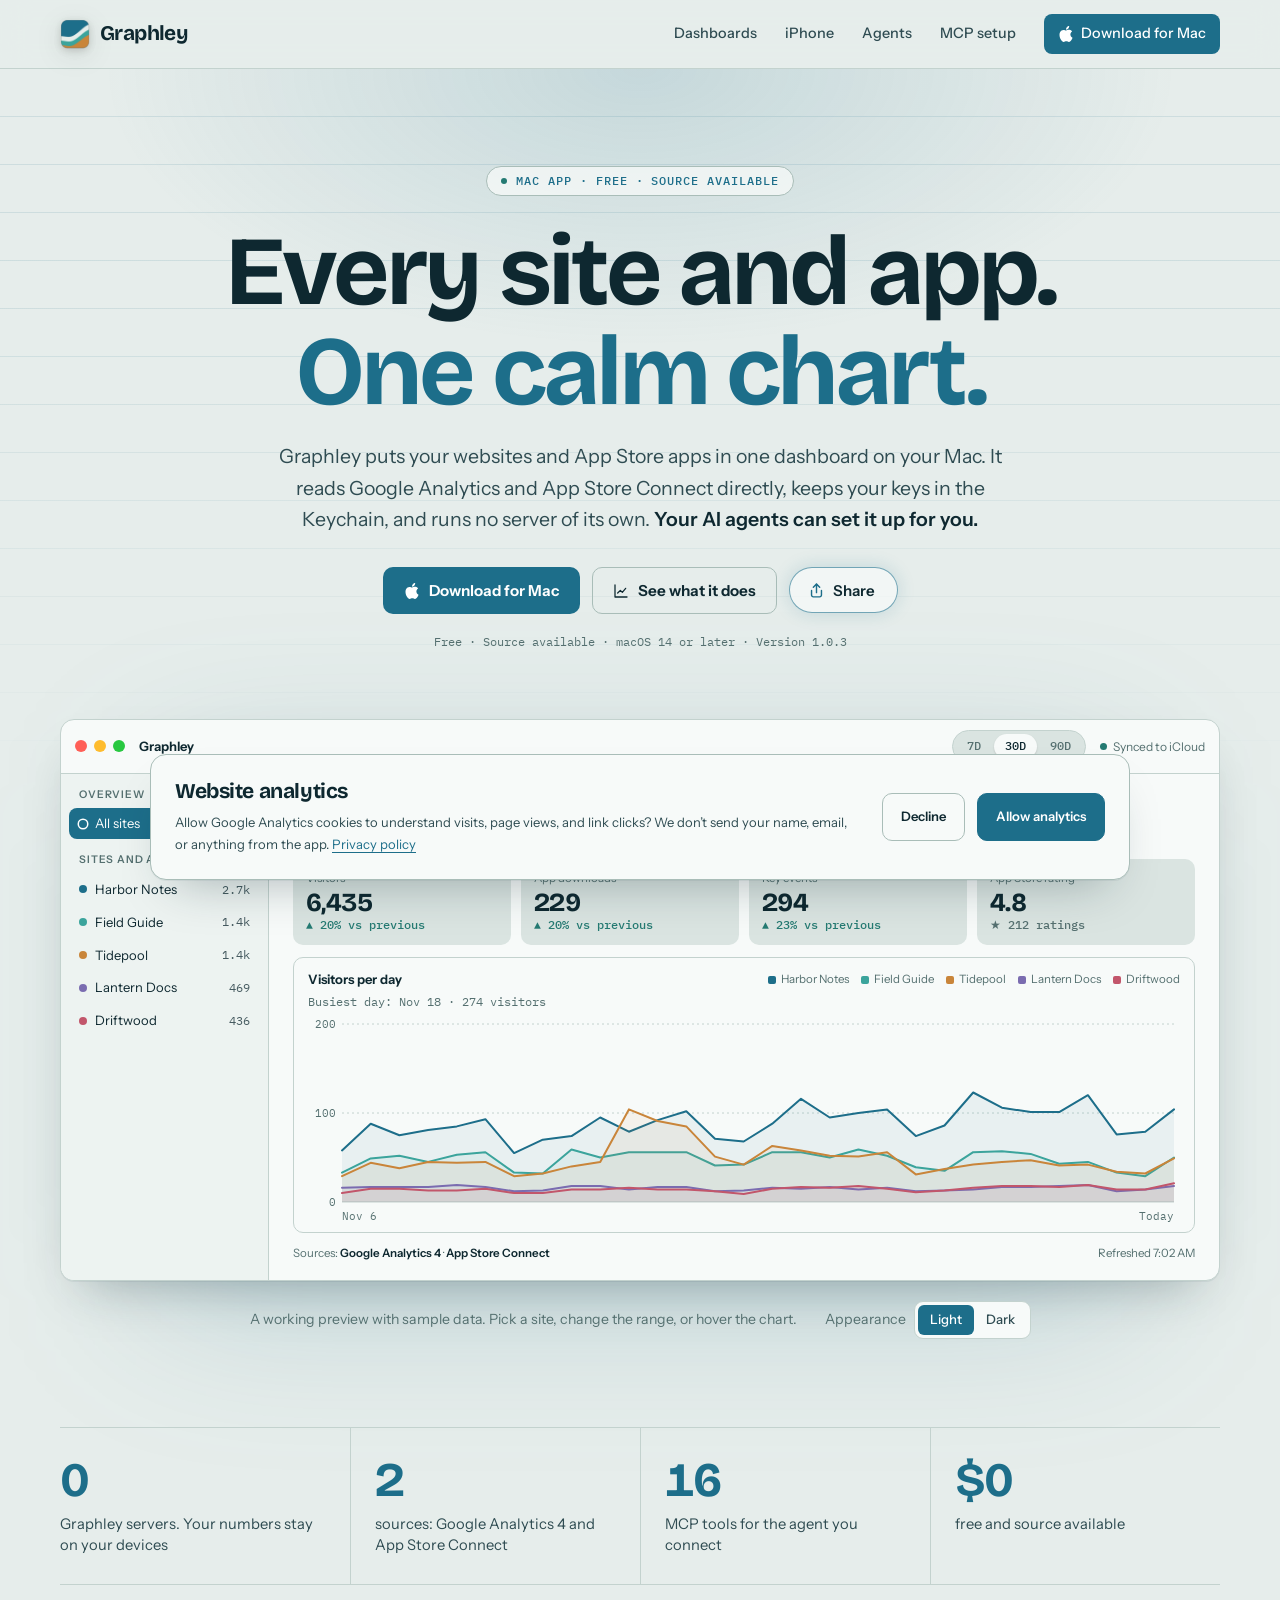
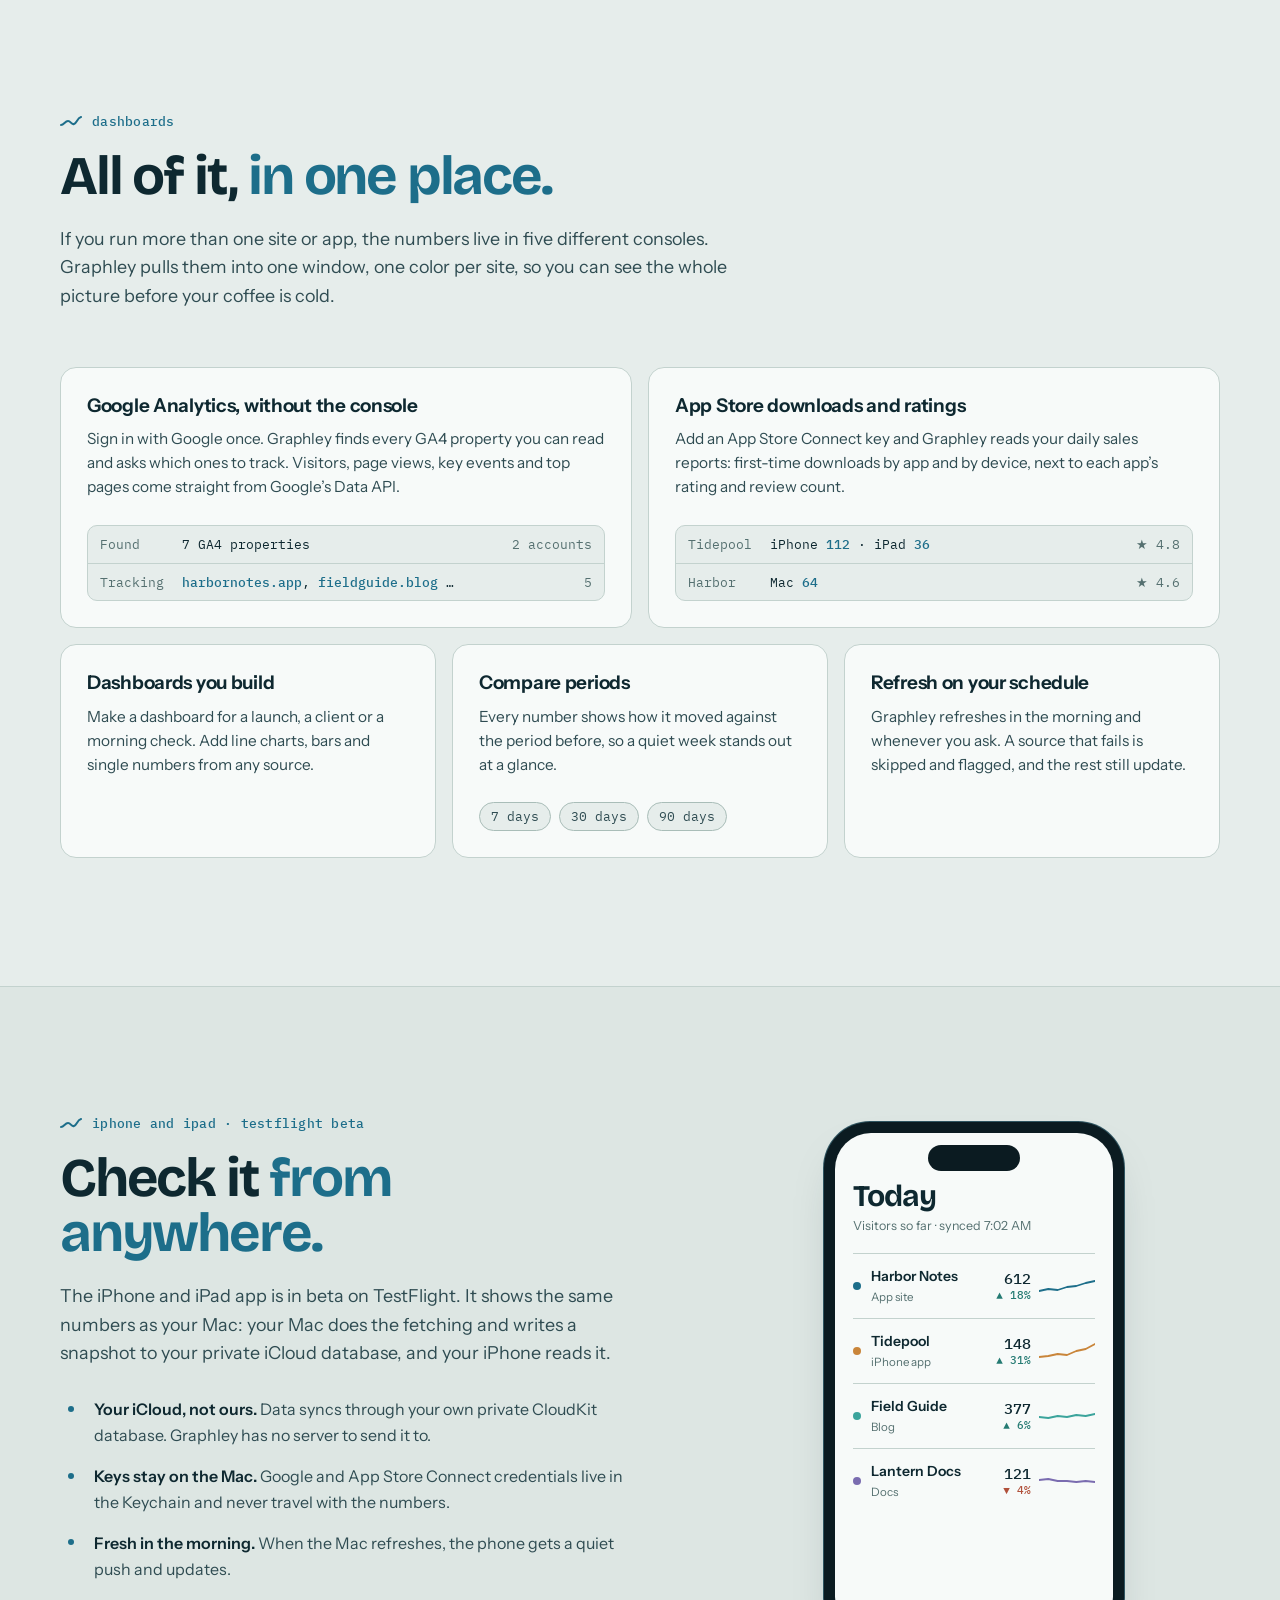
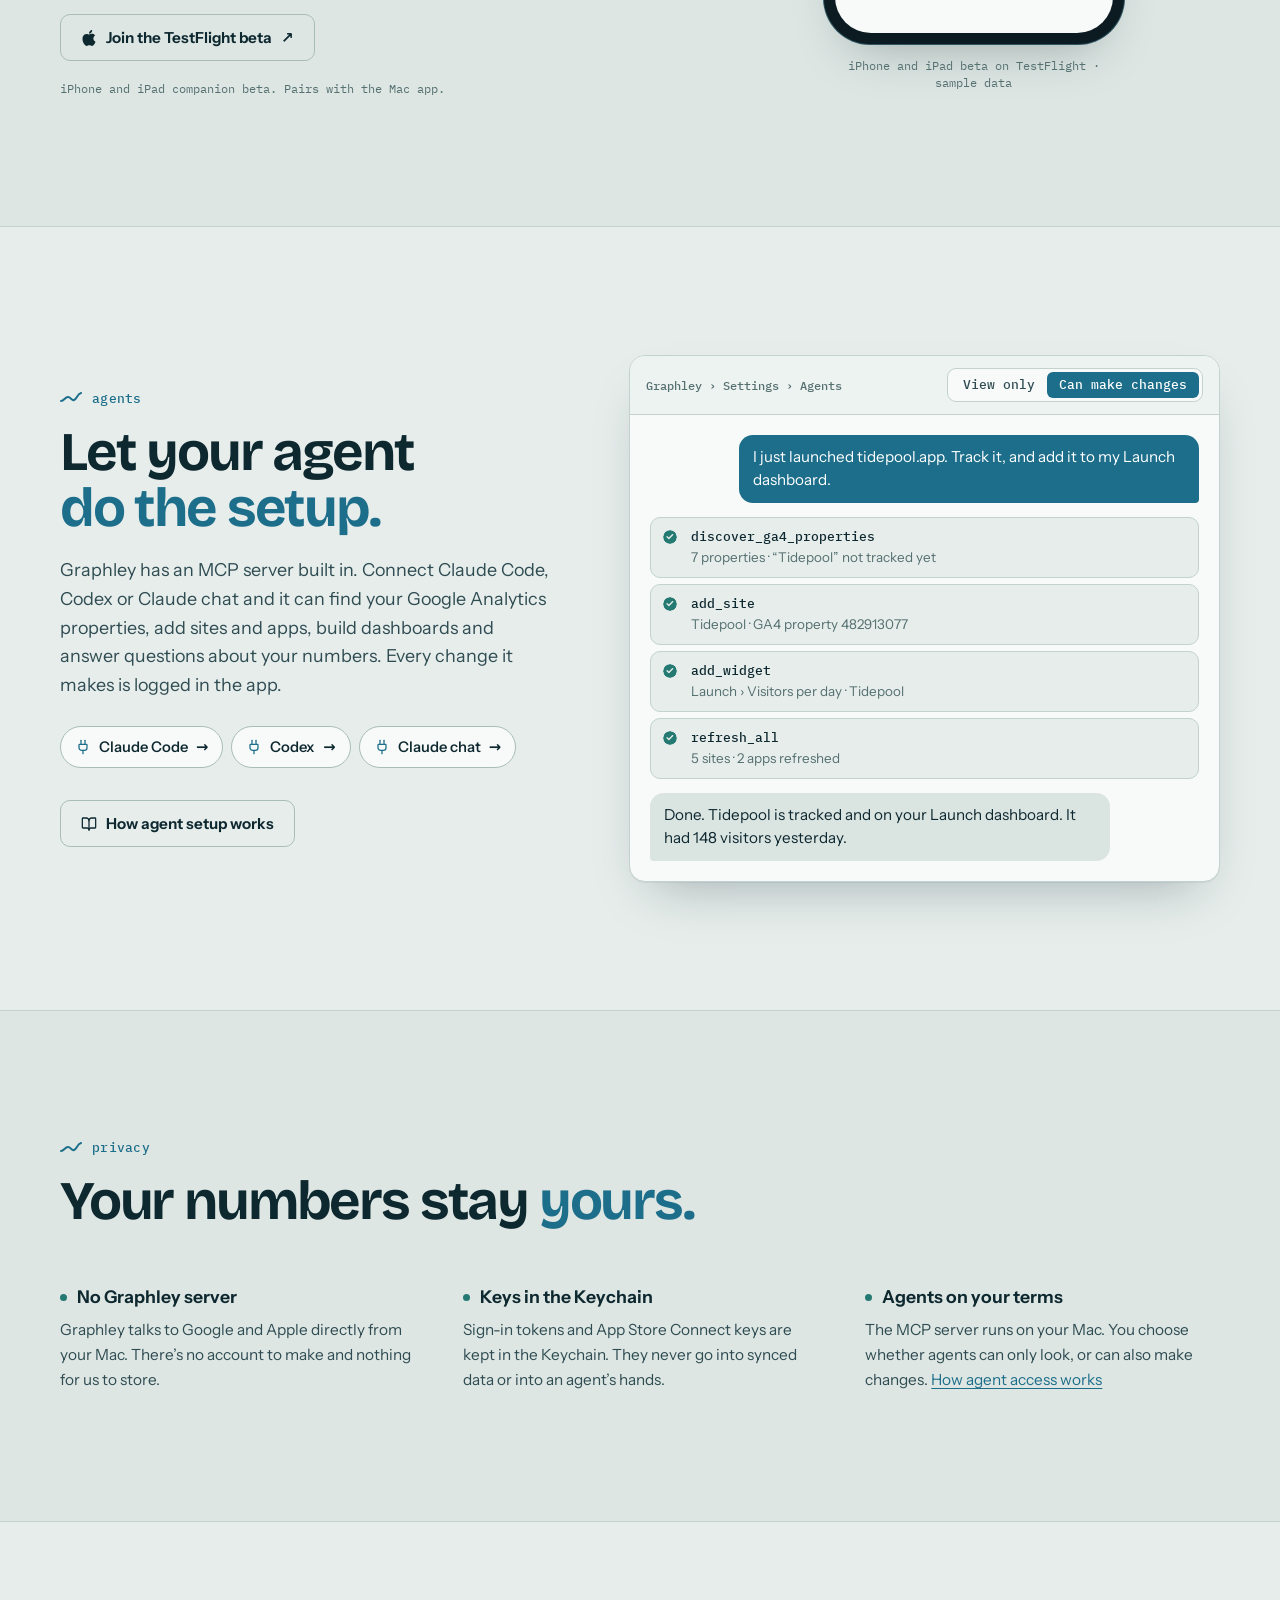
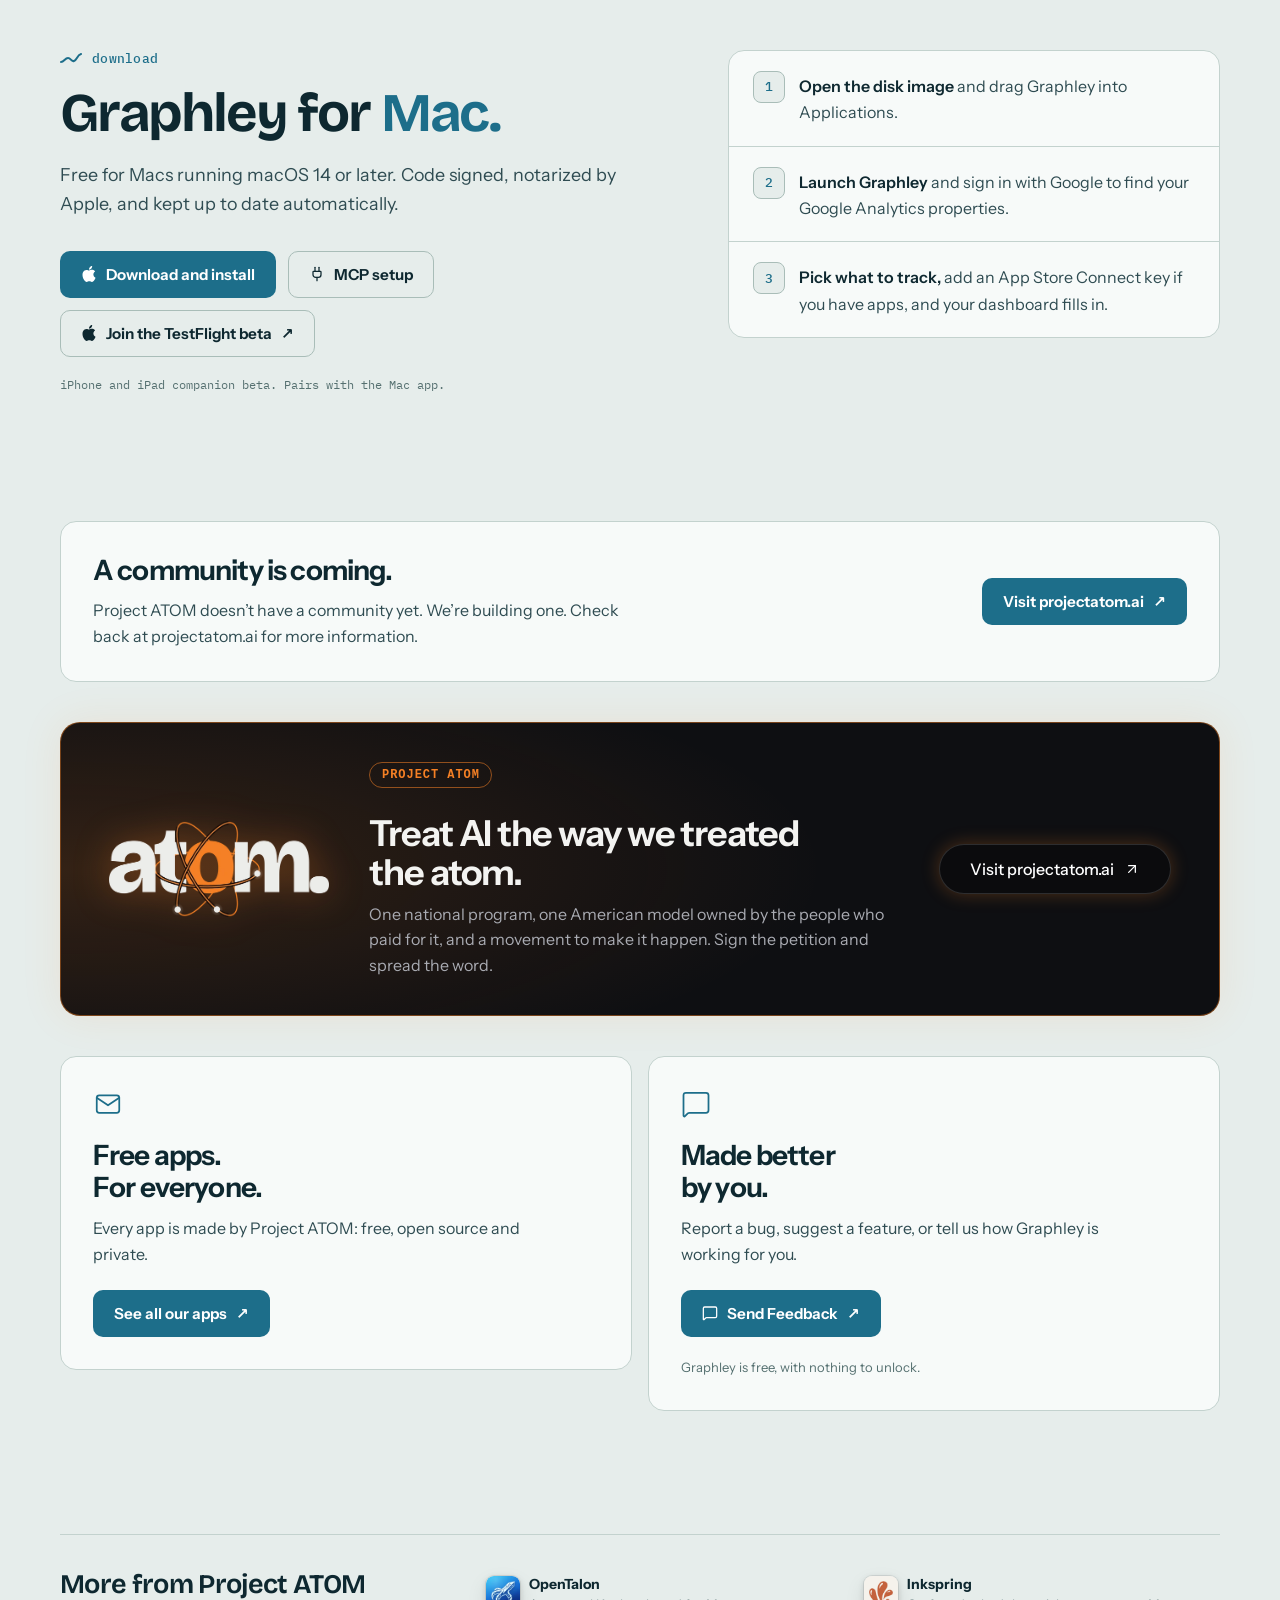
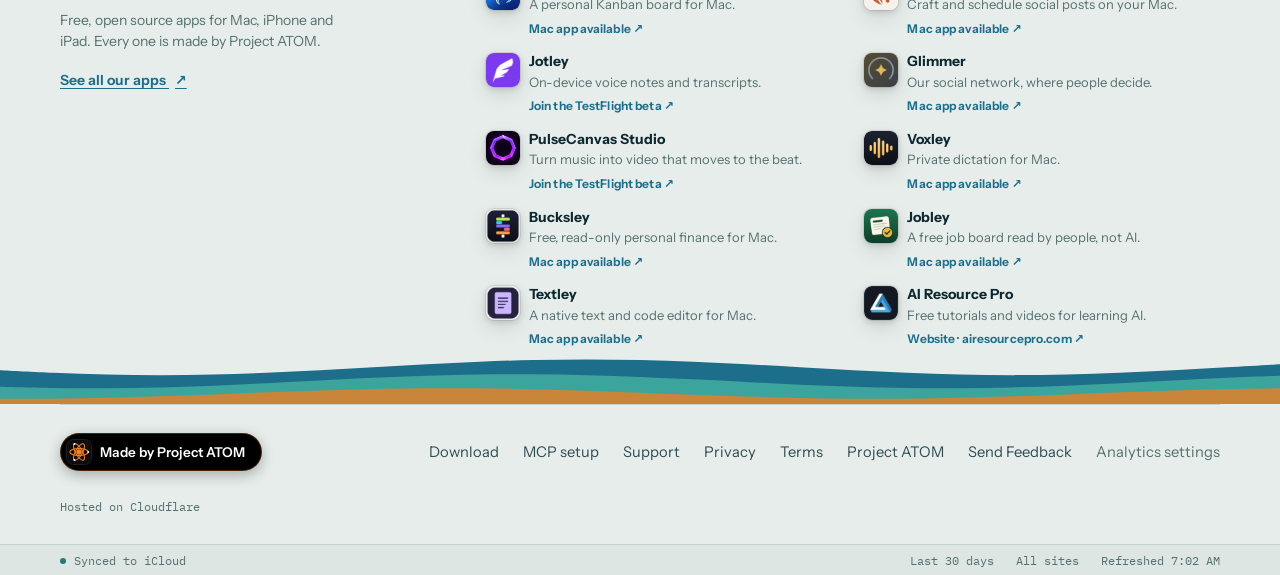
<file: index.html>
<!doctype html>
<html lang="en">
<head>
  <meta charset="utf-8">
  <meta name="viewport" content="width=device-width, initial-scale=1">
  <meta name="description" content="Graphley is a free, local-first analytics app for Mac. It puts every website and App Store app you run in one dashboard, from Google Analytics and App Store Connect, with no Graphley server. Your AI agents can set it up through its built-in MCP server. Free and source available. iPhone and iPad beta on TestFlight.">
  <meta name="theme-color" content="#e6edeb" media="(prefers-color-scheme: light)">
  <meta name="theme-color" content="#0b1b21" media="(prefers-color-scheme: dark)">
  <link rel="canonical" href="https://graphley.ai/">
  <meta property="og:type" content="website">
  <meta property="og:site_name" content="Graphley">
  <meta property="og:locale" content="en_US">
  <meta property="og:title" content="Graphley · Your sites and apps in one dashboard, on your Mac">
  <meta property="og:description" content="Graphley is a free, local-first analytics app for Mac. It puts every website and App Store app you run in one dashboard, from Google Analytics and App Store Connect, with no Graphley server. Your AI agents can set it up through its built-in MCP server. Free and source available. iPhone and iPad beta on TestFlight.">
  <meta property="og:url" content="https://graphley.ai/">
  <meta property="og:image" content="https://graphley.ai/social-card.png?v=20261124">
  <meta property="og:image:type" content="image/png">
  <meta property="og:image:width" content="1200">
  <meta property="og:image:height" content="630">
  <meta property="og:image:alt" content="Graphley. Every site and app, one calm chart. Analytics for your Mac. Free and source available.">
  <meta name="twitter:card" content="summary_large_image">
  <meta name="twitter:title" content="Graphley · Your sites and apps in one dashboard, on your Mac">
  <meta name="twitter:description" content="Graphley is a free, local-first analytics app for Mac. It puts every website and App Store app you run in one dashboard, from Google Analytics and App Store Connect, with no Graphley server. Your AI agents can set it up through its built-in MCP server. Free and source available. iPhone and iPad beta on TestFlight.">
  <meta name="twitter:image" content="https://graphley.ai/social-card.png?v=20261124">
  <meta name="author" content="Project ATOM">
  <meta name="google-site-verification" content="0vROIKaO6XMvtjj9IjCOEPsr26qcvrqohH7mbLpWpfk">
  <meta name="msvalidate.01" content="E2001B47E91F72A19BB1E8E642B26928">
  <link rel="icon" href="/favicon.png?v=20261124" type="image/png">
  <link rel="apple-touch-icon" href="/assets/apple-touch-icon.png?v=20261124">
  <link rel="preload" href="/assets/fonts/bricolage-grotesque-latin-wght-normal.woff2" as="font" type="font/woff2" crossorigin>
  <link rel="stylesheet" href="/assets/site.css">
  <link rel="stylesheet" href="/atom-family.css">
  <link rel="stylesheet" href="/project-atom/project-atom-promo.css?v=20261126b">
  <script src="/assets/analytics.js" data-ga="G-5X9MHZPLGK" data-site="graphley" data-host="graphley.ai" data-privacy="/privacy/" data-footer=".footer nav" data-css="/assets/analytics.css" defer></script>
  <script src="/assets/site.js" defer></script>
  <script src="/assets/share.js" defer></script>
  <title>Graphley · Your sites and apps in one dashboard, on your Mac</title>
  <script type="application/ld+json">{"@context":"https://schema.org","@graph":[{"@type":"WebSite","@id":"https://graphley.ai/#website","url":"https://graphley.ai/","name":"Graphley","description":"Graphley is a free, local-first analytics app for Mac. It puts every website and App Store app you run in one dashboard, from Google Analytics and App Store Connect, with no Graphley server. Your AI agents can set it up through its built-in MCP server. Free and source available. iPhone and iPad beta on TestFlight.","inLanguage":"en-US","publisher":{"@id":"https://projectatom.ai/#org"}},{"@type":"WebPage","@id":"https://graphley.ai/#webpage","url":"https://graphley.ai/","name":"Graphley · Your sites and apps in one dashboard, on your Mac","description":"Graphley is a free, local-first analytics app for Mac. It puts every website and App Store app you run in one dashboard, from Google Analytics and App Store Connect, with no Graphley server. Your AI agents can set it up through its built-in MCP server. Free and source available. iPhone and iPad beta on TestFlight.","isPartOf":{"@id":"https://graphley.ai/#website"},"inLanguage":"en-US","publisher":{"@id":"https://projectatom.ai/#org"},"about":{"@id":"https://graphley.ai/#app"},"mainEntity":{"@id":"https://graphley.ai/#app"}},{"@type":"SoftwareApplication","@id":"https://graphley.ai/#app","name":"Graphley","url":"https://graphley.ai/","description":"Graphley is a free, local-first analytics app for Mac. It puts every website and App Store app you run in one dashboard, from Google Analytics and App Store Connect, with no Graphley server. Your AI agents can set it up through its built-in MCP server. Free and source available. iPhone and iPad beta on TestFlight.","applicationCategory":"BusinessApplication","applicationSubCategory":"Web and app analytics","operatingSystem":"macOS 14 or later","softwareVersion":"1.0.3","isAccessibleForFree":true,"offers":{"@type":"Offer","price":"0","priceCurrency":"USD","availability":"https://schema.org/InStock"},"downloadUrl":"https://graphley.ai/downloads/Graphley-1.0.3.dmg","installUrl":"https://graphley.ai/download/","image":"https://graphley.ai/assets/icon.png?v=20261124","featureList":["Every website and App Store app in one dashboard","Google Analytics 4, App Store Connect, Search Console, Bing and follower sources","Dashboards you build from charts and numbers","Compare any period with the one before","Keys kept in the Keychain, never on a server","Signed automatic updates","Built-in MCP server with 23 tools for Claude Code, Codex and Claude chat"],"author":{"@id":"https://projectatom.ai/#org"},"publisher":{"@id":"https://projectatom.ai/#org"},"sameAs":["https://projectatom.ai/apps"]},{"@type":"Organization","@id":"https://projectatom.ai/#org","name":"Project ATOM","url":"https://projectatom.ai/","logo":"https://projectatom.ai/action/atom/atom-lockup.webp"}]}</script>
</head>
<body>
  <a class="skip" href="#main">Skip to content</a>
  <header class="site-header">
    <div class="shell nav">
      <a class="wordmark" href="/" aria-label="Graphley home"><img src="/assets/icon.png?v=20261124" alt="" width="30" height="30">Graphley</a>
      <nav aria-label="Main">
        <a class="nav-hide" href="/#dashboards">Dashboards</a>
        <a class="nav-hide" href="/#iphone">iPhone</a>
        <a class="nav-hide" href="/#agents">Agents</a>
        <a class="nav-hide-sm" href="/mcp/">MCP setup</a>
        <a class="nav-cta" href="/download/"><svg width="16" height="16" viewBox="0 0 24 24" fill="currentColor" aria-hidden="true" focusable="false"><path d="M12.152 6.896c-.948 0-2.415-1.078-3.96-1.04-2.04.027-3.91 1.183-4.961 3.014-2.117 3.675-.546 9.103 1.519 12.09 1.013 1.454 2.208 3.09 3.792 3.039 1.52-.065 2.09-.987 3.935-.987 1.831 0 2.35.987 3.96.948 1.637-.026 2.676-1.48 3.676-2.948 1.156-1.688 1.636-3.325 1.662-3.415-.039-.013-3.182-1.221-3.22-4.857-.026-3.04 2.48-4.494 2.597-4.559-1.429-2.09-3.623-2.324-4.39-2.376-2-.156-3.675 1.09-4.61 1.09zM15.53 3.83c.843-1.012 1.4-2.427 1.245-3.83-1.207.052-2.662.805-3.532 1.818-.78.896-1.454 2.338-1.273 3.714 1.338.104 2.715-.688 3.559-1.701"/></svg> Download for Mac</a>
      </nav>
    </div>
  </header>

  <main id="main">
    <section class="hero" aria-labelledby="hero-title">
      <div class="shell">
        <p class="pill"><i></i>Mac app · Free · Source available</p>
        <h1 id="hero-title">Every site and app. <em>One calm chart.</em></h1>
        <p class="lead">Graphley puts your websites and App Store apps in one dashboard on your Mac. It reads Google Analytics and App Store Connect directly, keeps your keys in the Keychain, and runs no server of its own. <strong>Your AI agents can set it up for you.</strong></p>
        <div class="actions">
          <a class="button" href="/download/"><svg width="16" height="16" viewBox="0 0 24 24" fill="currentColor" aria-hidden="true" focusable="false"><path d="M12.152 6.896c-.948 0-2.415-1.078-3.96-1.04-2.04.027-3.91 1.183-4.961 3.014-2.117 3.675-.546 9.103 1.519 12.09 1.013 1.454 2.208 3.09 3.792 3.039 1.52-.065 2.09-.987 3.935-.987 1.831 0 2.35.987 3.96.948 1.637-.026 2.676-1.48 3.676-2.948 1.156-1.688 1.636-3.325 1.662-3.415-.039-.013-3.182-1.221-3.22-4.857-.026-3.04 2.48-4.494 2.597-4.559-1.429-2.09-3.623-2.324-4.39-2.376-2-.156-3.675 1.09-4.61 1.09zM15.53 3.83c.843-1.012 1.4-2.427 1.245-3.83-1.207.052-2.662.805-3.532 1.818-.78.896-1.454 2.338-1.273 3.714 1.338.104 2.715-.688 3.559-1.701"/></svg> Download for Mac</a>
          <a class="button secondary" href="#dashboards"><svg width="16" height="16" viewBox="0 0 24 24" fill="none" stroke="currentColor" stroke-width="1.9" stroke-linecap="round" stroke-linejoin="round" aria-hidden="true"><path d="M3 3v18h18"/><path d="m7 15 4-4 3 3 5-6"/></svg>See what it does</a>
          <button type="button" class="pm-share-btn gx-share" data-pm-share data-share-url="https://graphley.ai/" data-share-title="Graphley" data-share-text="Every site and app in one calm chart, on your Mac. Free." aria-haspopup="menu" aria-label="Share Graphley"><svg viewBox="0 0 24 24" fill="none" stroke="currentColor" stroke-width="2" stroke-linecap="round" stroke-linejoin="round" aria-hidden="true"><path d="M12 3v12"/><path d="m7.5 7.5 4.5-4.5 4.5 4.5"/><path d="M5 12v6.5A2.5 2.5 0 0 0 7.5 21h9a2.5 2.5 0 0 0 2.5-2.5V12"/></svg><span data-pm-share-label>Share</span></button>
        </div>
        <p class="fineprint">Free · Source available · macOS 14 or later · Version <span data-release="version">1.0.3</span></p>

        <div class="stage">
          <div class="gw" data-appearance="light" role="group" aria-label="Working preview of the Graphley window, with sample data">
            <div class="gw-title">
              <span class="lights" aria-hidden="true"><i></i><i></i><i></i></span>
              <b>Graphley</b>
              <span class="grow"></span>
              <span class="seg" role="group" aria-label="Date range">
                <button type="button" data-days="7" aria-pressed="false">7D</button>
                <button type="button" data-days="30" aria-pressed="true">30D</button>
                <button type="button" data-days="90" aria-pressed="false">90D</button>
              </span>
              <span class="sync"><i></i><span>Synced to iCloud</span></span>
            </div>
            <div class="gw-body">
              <div class="gw-side">
                <span class="side-label">Overview</span>
                <button type="button" class="site" data-site-to="all" aria-pressed="true"><span class="dot k1"></span>All sites<span class="n">5</span></button>
                <span class="side-label">Sites and apps</span>
                <button type="button" class="site" data-site-to="harbor" aria-pressed="false"><span class="dot k1"></span>Harbor Notes<span class="n">–</span></button>
                <button type="button" class="site" data-site-to="field" aria-pressed="false"><span class="dot k2"></span>Field Guide<span class="n">–</span></button>
                <button type="button" class="site" data-site-to="tidepool" aria-pressed="false"><span class="dot k3"></span>Tidepool<span class="n">–</span></button>
                <button type="button" class="site" data-site-to="lantern" aria-pressed="false"><span class="dot k4"></span>Lantern Docs<span class="n">–</span></button>
                <button type="button" class="site" data-site-to="drift" aria-pressed="false"><span class="dot k5"></span>Driftwood<span class="n">–</span></button>
              </div>
              <div class="gw-main">
                <div class="gw-head"><h3 data-k="title">All sites</h3><p data-k="sub">5 sites and apps · last 30 days</p></div>
                <div class="gw-kpis">
                  <div class="gw-kpi" data-i="0"><div class="l">Visitors</div><div class="v">–</div><div class="d"></div></div>
                  <div class="gw-kpi" data-i="1"><div class="l">App downloads</div><div class="v">–</div><div class="d"></div></div>
                  <div class="gw-kpi" data-i="2"><div class="l">Key events</div><div class="v">–</div><div class="d"></div></div>
                  <div class="gw-kpi"><div class="l">App Store rating</div><div class="v">4.8</div><div class="d">★ 212 ratings</div></div>
                </div>
                <div class="gw-chart">
                  <div class="gw-chart-head"><b>Visitors per day</b><span class="gw-legend"><span data-site="harbor"><i class="k1"></i>Harbor Notes</span><span data-site="field"><i class="k2"></i>Field Guide</span><span data-site="tidepool"><i class="k3"></i>Tidepool</span><span data-site="lantern"><i class="k4"></i>Lantern Docs</span><span data-site="drift"><i class="k5"></i>Driftwood</span></span><span class="gw-readout" aria-live="polite"></span></div>
                  <svg viewBox="0 0 640 200" role="img" aria-label="Line chart of visitors per day, one line per site"></svg>
                </div>
                <div class="gw-foot"><span>Sources: <b>Google Analytics 4</b> · <b>App Store Connect</b></span><span>Refreshed 7:02 AM</span></div>
              </div>
            </div>
          </div>
          <div class="stage-note">
            <span>A working preview with sample data. Pick a site, change the range, or hover the chart.</span>
            <span class="chooser"><span id="look-label">Appearance</span>
              <span class="opts" role="group" aria-labelledby="look-label">
                <button type="button" data-look="light" aria-pressed="true">Light</button>
                <button type="button" data-look="dark" aria-pressed="false">Dark</button>
              </span>
            </span>
          </div>
        </div>

        <dl class="facts">
          <div><dt>0</dt><dd>Graphley servers. Your numbers stay on your devices</dd></div>
          <div><dt>2</dt><dd>sources: Google Analytics 4 and App Store Connect</dd></div>
          <div><dt>16</dt><dd>MCP tools for the agent you connect</dd></div>
          <div><dt>$0</dt><dd>free and source available</dd></div>
        </dl>
      </div>
    </section>

    <section id="dashboards" class="section">
      <div class="shell">
        <div class="section-head">
          <span class="mark">dashboards</span>
          <h2>All of it, <em>in one place.</em></h2>
          <p class="lead">If you run more than one site or app, the numbers live in five different consoles. Graphley pulls them into one window, one color per site, so you can see the whole picture before your coffee is cold.</p>
        </div>
        <div class="bento">
          <article class="card wide">
            <h3>Google Analytics, without the console</h3>
            <p>Sign in with Google once. Graphley finds every GA4 property you can read and asks which ones to track. Visitors, page views, key events and top pages come straight from Google’s Data API.</p>
            <div class="visual"><div class="mini" aria-hidden="true">
              <div class="mini-row"><span class="lbl">Found</span><span class="val">7 GA4 properties</span><span class="end">2 accounts</span></div>
              <div class="mini-row"><span class="lbl">Tracking</span><span class="val"><b>harbornotes.app</b>, <b>fieldguide.blog</b> …</span><span class="end">5</span></div>
            </div></div>
          </article>
          <article class="card wide">
            <h3>App Store downloads and ratings</h3>
            <p>Add an App Store Connect key and Graphley reads your daily sales reports: first-time downloads by app and by device, next to each app’s rating and review count.</p>
            <div class="visual"><div class="mini" aria-hidden="true">
              <div class="mini-row"><span class="lbl">Tidepool</span><span class="val">iPhone <b>112</b> · iPad <b>36</b></span><span class="end">★ 4.8</span></div>
              <div class="mini-row"><span class="lbl">Harbor</span><span class="val">Mac <b>64</b></span><span class="end">★ 4.6</span></div>
            </div></div>
          </article>
          <article class="card">
            <h3>Dashboards you build</h3>
            <p>Make a dashboard for a launch, a client or a morning check. Add line charts, bars and single numbers from any source.</p>
          </article>
          <article class="card">
            <h3>Compare periods</h3>
            <p>Every number shows how it moved against the period before, so a quiet week stands out at a glance.</p>
            <div class="visual"><ul class="chips"><li>7 days</li><li>30 days</li><li>90 days</li></ul></div>
          </article>
          <article class="card">
            <h3>Refresh on your schedule</h3>
            <p>Graphley refreshes in the morning and whenever you ask. A source that fails is skipped and flagged, and the rest still update.</p>
          </article>
        </div>
      </div>
    </section>

    <section id="iphone" class="section band">
      <div class="shell split">
        <div>
          <span class="mark">iphone and ipad · testflight beta</span>
          <h2>Check it <em>from anywhere.</em></h2>
          <p class="lead">The iPhone and iPad app is in beta on TestFlight. It shows the same numbers as your Mac: your Mac does the fetching and writes a snapshot to your private iCloud database, and your iPhone reads&nbsp;it.</p>
          <ul class="ticks">
            <li><span><strong>Your iCloud, not ours.</strong> Data syncs through your own private CloudKit database. Graphley has no server to send it to.</span></li>
            <li><span><strong>Keys stay on the Mac.</strong> Google and App Store Connect credentials live in the Keychain and never travel with the numbers.</span></li>
            <li><span><strong>Fresh in the morning.</strong> When the Mac refreshes, the phone gets a quiet push and updates.</span></li>
          </ul>
          <div class="actions actions-left">
            <a class="button secondary testflight-button" href="https://testflight.apple.com/join/fVEtgQ7n" target="_blank" rel="noopener noreferrer"><svg width="16" height="16" viewBox="0 0 24 24" fill="currentColor" aria-hidden="true" focusable="false"><path d="M12.152 6.896c-.948 0-2.415-1.078-3.96-1.04-2.04.027-3.91 1.183-4.961 3.014-2.117 3.675-.546 9.103 1.519 12.09 1.013 1.454 2.208 3.09 3.792 3.039 1.52-.065 2.09-.987 3.935-.987 1.831 0 2.35.987 3.96.948 1.637-.026 2.676-1.48 3.676-2.948 1.156-1.688 1.636-3.325 1.662-3.415-.039-.013-3.182-1.221-3.22-4.857-.026-3.04 2.48-4.494 2.597-4.559-1.429-2.09-3.623-2.324-4.39-2.376-2-.156-3.675 1.09-4.61 1.09zM15.53 3.83c.843-1.012 1.4-2.427 1.245-3.83-1.207.052-2.662.805-3.532 1.818-.78.896-1.454 2.338-1.273 3.714 1.338.104 2.715-.688 3.559-1.701"/></svg> Join the TestFlight beta <span aria-hidden="true">↗</span></a>
          </div>
          <p class="fineprint">iPhone and iPad companion beta. Pairs with the Mac&nbsp;app.</p>
        </div>
        <figure class="phone">
          <div class="phone-frame">
            <div class="phone-screen">
              <h4>Today</h4>
              <p class="sub">Visitors so far · synced 7:02 AM</p>
              <div class="phone-row"><i class="k1"></i><span><b>Harbor Notes</b><small>App site</small></span><span class="num">612<svg viewBox="0 0 56 20" aria-hidden="true"><path class="k1" d="M0.0 15.0 L9.3 13.0 L18.7 14.0 L28.0 11.0 L37.3 10.0 L46.7 7.0 L56.0 5.0"/></svg><em class="">▲ 18%</em></span></div>
              <div class="phone-row"><i class="k3"></i><span><b>Tidepool</b><small>iPhone app</small></span><span class="num">148<svg viewBox="0 0 56 20" aria-hidden="true"><path class="k3" d="M0.0 16.0 L9.3 15.0 L18.7 13.0 L28.0 14.0 L37.3 10.0 L46.7 8.0 L56.0 3.0"/></svg><em class="">▲ 31%</em></span></div>
              <div class="phone-row"><i class="k2"></i><span><b>Field Guide</b><small>Blog</small></span><span class="num">377<svg viewBox="0 0 56 20" aria-hidden="true"><path class="k2" d="M0.0 11.0 L9.3 12.0 L18.7 10.0 L28.0 11.0 L37.3 9.0 L46.7 10.0 L56.0 8.0"/></svg><em class="">▲ 6%</em></span></div>
              <div class="phone-row"><i class="k4"></i><span><b>Lantern Docs</b><small>Docs</small></span><span class="num">121<svg viewBox="0 0 56 20" aria-hidden="true"><path class="k4" d="M0.0 9.0 L9.3 8.0 L18.7 10.0 L28.0 10.0 L37.3 11.0 L46.7 10.0 L56.0 11.0"/></svg><em class="down">▼ 4%</em></span></div>
            </div>
          </div>
          <figcaption>iPhone and iPad beta on TestFlight · sample data</figcaption>
        </figure>
      </div>
    </section>

    <section id="agents" class="section">
      <div class="shell agent">
        <div>
          <span class="mark">agents</span>
          <h2>Let your agent <em>do the setup.</em></h2>
          <p class="lead">Graphley has an MCP server built in. Connect Claude Code, Codex or Claude chat and it can find your Google Analytics properties, add sites and apps, build dashboards and answer questions about your numbers. Every change it makes is logged in the app.</p>
          <div class="clients">
            <a href="/mcp/#claude-code"><svg width="16" height="16" viewBox="0 0 24 24" fill="none" stroke="currentColor" stroke-width="1.9" stroke-linecap="round" stroke-linejoin="round" aria-hidden="true"><path d="M12 22v-5"/><path d="M15 8V2"/><path d="M17 8a1 1 0 0 1 1 1v4a4 4 0 0 1-4 4h-4a4 4 0 0 1-4-4V9a1 1 0 0 1 1-1z"/><path d="M9 8V2"/></svg>Claude Code <span aria-hidden="true">→</span></a>
            <a href="/mcp/#codex"><svg width="16" height="16" viewBox="0 0 24 24" fill="none" stroke="currentColor" stroke-width="1.9" stroke-linecap="round" stroke-linejoin="round" aria-hidden="true"><path d="M12 22v-5"/><path d="M15 8V2"/><path d="M17 8a1 1 0 0 1 1 1v4a4 4 0 0 1-4 4h-4a4 4 0 0 1-4-4V9a1 1 0 0 1 1-1z"/><path d="M9 8V2"/></svg>Codex <span aria-hidden="true">→</span></a>
            <a href="/mcp/#claude-chat"><svg width="16" height="16" viewBox="0 0 24 24" fill="none" stroke="currentColor" stroke-width="1.9" stroke-linecap="round" stroke-linejoin="round" aria-hidden="true"><path d="M12 22v-5"/><path d="M15 8V2"/><path d="M17 8a1 1 0 0 1 1 1v4a4 4 0 0 1-4 4h-4a4 4 0 0 1-4-4V9a1 1 0 0 1 1-1z"/><path d="M9 8V2"/></svg>Claude chat <span aria-hidden="true">→</span></a>
          </div>
          <div class="actions"><a class="button secondary" href="/mcp/"><svg width="16" height="16" viewBox="0 0 24 24" fill="none" stroke="currentColor" stroke-width="1.9" stroke-linecap="round" stroke-linejoin="round" aria-hidden="true"><path d="M12 7v14"/><path d="M3 18a1 1 0 0 1-1-1V4a1 1 0 0 1 1-1h5a4 4 0 0 1 4 4 4 4 0 0 1 4-4h5a1 1 0 0 1 1 1v13a1 1 0 0 1-1 1h-6a3 3 0 0 0-3 3 3 3 0 0 0-3-3z"/></svg>How agent setup works</a></div>
        </div>
        <div class="session" data-mode="write">
          <div class="session-bar">
            <span id="mode-label">Graphley › Settings › Agents</span>
            <span class="chooser"><span class="opts" role="group" aria-labelledby="mode-label">
              <button type="button" data-mode-to="read" aria-pressed="false">View only</button>
              <button type="button" data-mode-to="write" aria-pressed="true">Can make changes</button>
            </span></span>
          </div>
          <div class="session-body">
            <p class="say you">I just launched tidepool.app. Track it, and add it to my Launch dashboard.</p>
            <ul class="calls">
              <li><div><b>discover_ga4_properties</b><span>7 properties · “Tidepool” not tracked yet</span></div></li>
              <li class="only-write"><div><b>add_site</b><span>Tidepool · GA4 property 482913077</span></div></li>
              <li class="only-write"><div><b>add_widget</b><span>Launch › Visitors per day · Tidepool</span></div></li>
              <li class="only-write"><div><b>refresh_all</b><span>5 sites · 2 apps refreshed</span></div></li>
              <li class="only-read blocked"><div><b>add_site</b><span>Agents can view only. Turn on “Let agents make changes” in Settings → Agents.</span></div></li>
            </ul>
            <p class="say agent-says only-write">Done. Tidepool is tracked and on your Launch dashboard. It had 148 visitors yesterday.</p>
            <p class="say agent-says only-read">I found the Tidepool property. Graphley is set to view only, so I haven’t added it.</p>
          </div>
        </div>
      </div>
    </section>

    <section id="privacy" class="section band" aria-labelledby="privacy-title">
      <div class="shell">
        <div class="section-head">
          <span class="mark">privacy</span>
          <h2 id="privacy-title">Your numbers stay <em>yours.</em></h2>
        </div>
        <div class="trio">
          <div><h3>No Graphley server</h3><p>Graphley talks to Google and Apple directly from your Mac. There’s no account to make and nothing for us to store.</p></div>
          <div><h3>Keys in the Keychain</h3><p>Sign-in tokens and App Store Connect keys are kept in the Keychain. They never go into synced data or into an agent’s hands.</p></div>
          <div><h3>Agents on your terms</h3><p>The MCP server runs on your Mac. You choose whether agents can only look, or can also make changes. <a href="/privacy/#mcp">How agent access works</a></p></div>
        </div>
      </div>
    </section>

    <section id="download" class="section" aria-labelledby="download-title">
      <div class="shell split install">
        <div>
          <span class="mark">download</span>
          <h2 id="download-title">Graphley for <em>Mac.</em></h2>
          <p class="lead">Free for Macs running macOS 14 or later. Code signed, notarized by Apple, and kept up to date automatically.</p>
          <div class="actions">
            <a class="button" href="/download/"><svg width="16" height="16" viewBox="0 0 24 24" fill="currentColor" aria-hidden="true" focusable="false"><path d="M12.152 6.896c-.948 0-2.415-1.078-3.96-1.04-2.04.027-3.91 1.183-4.961 3.014-2.117 3.675-.546 9.103 1.519 12.09 1.013 1.454 2.208 3.09 3.792 3.039 1.52-.065 2.09-.987 3.935-.987 1.831 0 2.35.987 3.96.948 1.637-.026 2.676-1.48 3.676-2.948 1.156-1.688 1.636-3.325 1.662-3.415-.039-.013-3.182-1.221-3.22-4.857-.026-3.04 2.48-4.494 2.597-4.559-1.429-2.09-3.623-2.324-4.39-2.376-2-.156-3.675 1.09-4.61 1.09zM15.53 3.83c.843-1.012 1.4-2.427 1.245-3.83-1.207.052-2.662.805-3.532 1.818-.78.896-1.454 2.338-1.273 3.714 1.338.104 2.715-.688 3.559-1.701"/></svg> Download and install</a>
            <a class="button secondary" href="/mcp/"><svg width="16" height="16" viewBox="0 0 24 24" fill="none" stroke="currentColor" stroke-width="1.9" stroke-linecap="round" stroke-linejoin="round" aria-hidden="true"><path d="M12 22v-5"/><path d="M15 8V2"/><path d="M17 8a1 1 0 0 1 1 1v4a4 4 0 0 1-4 4h-4a4 4 0 0 1-4-4V9a1 1 0 0 1 1-1z"/><path d="M9 8V2"/></svg>MCP setup</a>
            <a class="button secondary testflight-button" href="https://testflight.apple.com/join/fVEtgQ7n" target="_blank" rel="noopener noreferrer"><svg width="16" height="16" viewBox="0 0 24 24" fill="currentColor" aria-hidden="true" focusable="false"><path d="M12.152 6.896c-.948 0-2.415-1.078-3.96-1.04-2.04.027-3.91 1.183-4.961 3.014-2.117 3.675-.546 9.103 1.519 12.09 1.013 1.454 2.208 3.09 3.792 3.039 1.52-.065 2.09-.987 3.935-.987 1.831 0 2.35.987 3.96.948 1.637-.026 2.676-1.48 3.676-2.948 1.156-1.688 1.636-3.325 1.662-3.415-.039-.013-3.182-1.221-3.22-4.857-.026-3.04 2.48-4.494 2.597-4.559-1.429-2.09-3.623-2.324-4.39-2.376-2-.156-3.675 1.09-4.61 1.09zM15.53 3.83c.843-1.012 1.4-2.427 1.245-3.83-1.207.052-2.662.805-3.532 1.818-.78.896-1.454 2.338-1.273 3.714 1.338.104 2.715-.688 3.559-1.701"/></svg> Join the TestFlight beta <span aria-hidden="true">↗</span></a>
          </div>
          <p class="fineprint">iPhone and iPad companion beta. Pairs with the Mac&nbsp;app.</p>
        </div>
        <ol class="install-steps" aria-label="Getting started">
          <li><span><strong>Open the disk image</strong> and drag Graphley into Applications.</span></li>
          <li><span><strong>Launch Graphley</strong> and sign in with Google to find your Google Analytics properties.</span></li>
          <li><span><strong>Pick what to track,</strong> add an App Store Connect key if you have apps, and your dashboard fills in.</span></li>
        </ol>
      </div>
    </section>

    <div class="shell">
      <section id="discord" class="discord-callout" aria-labelledby="discord-title">
        <div class="discord-copy">
          <h2 id="discord-title">A community is coming.</h2>
          <p>Project ATOM doesn’t have a community yet. We’re building one. Check back at projectatom.ai for more information.</p>
        </div>
        <a class="button" href="https://projectatom.ai/" target="_blank" rel="noopener noreferrer">Visit projectatom.ai <span aria-hidden="true">↗</span></a>
      </section>
      <section class="pm-atom" id="project-atom" aria-label="Project ATOM">
        <a class="pm-atom-card" href="https://projectatom.ai" data-ga="atom_promo">
          <img class="pm-atom-mark" src="/project-atom/atom-lockup.webp?v=20261126" width="260" height="112" alt="atom" loading="lazy" decoding="async">
          <span class="pm-atom-copy">
            <span class="pm-atom-pill">Project ATOM</span>
            <span class="pm-atom-title" role="heading" aria-level="2">Treat AI the way we treated the&nbsp;atom.</span>
            <span class="pm-atom-text">One national program, one American model owned by the people who paid for it, and a movement to make it happen. Sign the petition and spread the&nbsp;word.</span>
          </span>
          <span class="pm-atom-btn">Visit projectatom.ai <svg viewBox="0 0 24 24" fill="none" stroke="currentColor" stroke-width="1.9" stroke-linecap="round" stroke-linejoin="round" aria-hidden="true"><path d="M7 7h10v10"/><path d="M7 17 17 7"/></svg></span>
        </a>
      </section>
      <section id="about" class="about-us" aria-labelledby="about-us-title">
        <div class="about-card">
          <svg class="about-icon" width="30" height="30" viewBox="0 0 24 24" fill="none" stroke="currentColor" stroke-width="1.4" stroke-linecap="round" stroke-linejoin="round" aria-hidden="true"><rect x="3" y="5" width="18" height="14" rx="2"/><path d="m3 7 9 6 9-6"/></svg>
          <h2 id="about-us-title">Free apps.<br>For everyone.</h2>
          <p>Every app is made by Project ATOM: free, open source and private.</p>
          <a class="button" href="https://projectatom.ai/apps" target="_blank" rel="noopener noreferrer">See all our apps <span aria-hidden="true">↗</span></a>
        </div>
        <div class="about-card">
          <svg class="about-icon" width="30" height="30" viewBox="0 0 24 24" fill="none" stroke="currentColor" stroke-width="1.4" stroke-linecap="round" stroke-linejoin="round" aria-hidden="true"><path d="M22 17a2 2 0 0 1-2 2H6.828a2 2 0 0 0-1.414.586l-2.202 2.202A.71.71 0 0 1 2 21.286V5a2 2 0 0 1 2-2h16a2 2 0 0 1 2 2z"/></svg>
          <h2 id="feedback-title">Made better<br>by you.</h2>
          <p>Report a bug, suggest a feature, or tell us how Graphley is working for you.</p>
          <div class="about-actions">
            <a class="button" href="https://projectatom.ai/apps?app=graphley#feedback"><svg width="16" height="16" viewBox="0 0 24 24" fill="none" stroke="currentColor" stroke-width="1.9" stroke-linecap="round" stroke-linejoin="round" aria-hidden="true"><path d="M22 17a2 2 0 0 1-2 2H6.828a2 2 0 0 0-1.414.586l-2.202 2.202A.71.71 0 0 1 2 21.286V5a2 2 0 0 1 2-2h16a2 2 0 0 1 2 2z"/></svg>Send Feedback <span aria-hidden="true">↗</span></a>
          </div>
          <p class="about-note">Graphley is free, with nothing to unlock.</p>
        </div>
      </section>
    </div>
  </main>

  <section class="atom-family-block" aria-labelledby="atom-family-title">
    <div class="shell family-shell">
      <div class="family-inner">
        <div class="family-about">
          <h2 id="atom-family-title" class="family-title">More from Project ATOM</h2>
          <p>Free, open source apps for Mac, iPhone and iPad. Every one is made by Project ATOM.</p>
          <a class="family-hub" href="https://projectatom.ai/apps">See all our apps&nbsp;<span aria-hidden="true">↗</span></a>
        </div>
        <ul class="family-apps" aria-label="Project ATOM apps">
        <li>
          <a class="family-entry" href="https://opentalon.ai/">
            <img src="/app-icons/opentalon.webp" alt="" width="34" height="34">
            <span><strong>OpenTalon</strong><span class="family-detail">A personal Kanban board for Mac.</span></span>
          </a>
          <a class="family-store" href="https://opentalon.ai/">Mac app available&nbsp;<span aria-hidden="true">↗</span></a>
        </li>
        <li>
          <a class="family-entry" href="https://inkspring.ai/">
            <img src="/app-icons/inkspring.webp" alt="" width="34" height="34">
            <span><strong>Inkspring</strong><span class="family-detail">Craft and schedule social posts on your Mac.</span></span>
          </a>
          <a class="family-store" href="https://inkspring.ai/">Mac app available&nbsp;<span aria-hidden="true">↗</span></a>
        </li>
        <li>
          <a class="family-entry" href="https://jotley.ai/">
            <img src="/app-icons/jotley.webp" alt="" width="34" height="34">
            <span><strong>Jotley</strong><span class="family-detail">On-device voice notes and transcripts.</span></span>
          </a>
          <a class="family-store" href="https://testflight.apple.com/join/1y7UFzjK">Join the TestFlight beta&nbsp;<span aria-hidden="true">↗</span></a>
        </li>
        <li>
          <a class="family-entry" href="https://www.glimmertoday.com/">
            <img src="/app-icons/glimmer.webp" alt="" width="34" height="34">
            <span><strong>Glimmer</strong><span class="family-detail">Our social network, where people decide.</span></span>
          </a>
          <a class="family-store" href="https://www.glimmertoday.com/">Mac app available&nbsp;<span aria-hidden="true">↗</span></a>
        </li>
        <li>
          <a class="family-entry" href="https://pulsecanvas.ai/">
            <img src="/app-icons/pulsecanvas.webp" alt="" width="34" height="34">
            <span><strong>PulseCanvas Studio</strong><span class="family-detail">Turn music into video that moves to the beat.</span></span>
          </a>
          <a class="family-store" href="https://testflight.apple.com/join/477U764J">Join the TestFlight beta&nbsp;<span aria-hidden="true">↗</span></a>
        </li>
        <li>
          <a class="family-entry" href="https://voxley.si/">
            <img src="/app-icons/voxley.webp" alt="" width="34" height="34">
            <span><strong>Voxley</strong><span class="family-detail">Private dictation for Mac.</span></span>
          </a>
          <a class="family-store" href="https://voxley.si/">Mac app available&nbsp;<span aria-hidden="true">↗</span></a>
        </li>
        <li>
          <a class="family-entry" href="https://bucksley.ai/">
            <img src="/app-icons/bucksley.webp?v=20261126" alt="" width="34" height="34">
            <span><strong>Bucksley</strong><span class="family-detail">Free, read-only personal finance for Mac.</span></span>
          </a>
          <a class="family-store" href="https://bucksley.ai/download/">Mac app available&nbsp;<span aria-hidden="true">↗</span></a>
        </li>
        <li>
          <a class="family-entry" href="https://jobley.ai/">
            <img src="/app-icons/jobley.webp?v=20261127" alt="" width="34" height="34">
            <span><strong>Jobley</strong><span class="family-detail">A free job board read by people, not AI.</span></span>
          </a>
          <a class="family-store" href="https://jobley.ai/download/">Mac app available&nbsp;<span aria-hidden="true">↗</span></a>
        </li>
        <li>
          <a class="family-entry" href="https://textley.ai/">
            <img src="/app-icons/textley.webp" alt="" width="34" height="34">
            <span><strong>Textley</strong><span class="family-detail">A native text and code editor for Mac.</span></span>
          </a>
          <a class="family-store" href="https://textley.ai/">Mac app available&nbsp;<span aria-hidden="true">↗</span></a>
        </li>
        <li>
          <a class="family-entry" href="https://airesourcepro.com/">
            <img src="/app-icons/airesourcepro.webp" alt="" width="34" height="34">
            <span><strong>AI Resource Pro</strong><span class="family-detail">Free tutorials and videos for learning AI.</span></span>
          </a>
          <a class="family-store" href="https://airesourcepro.com/">Website · airesourcepro.com&nbsp;<span aria-hidden="true">↗</span></a>
        </li>
        </ul>
      </div>
    </div>
  </section>

  <footer>
    <div class="shell footer">
      <a class="product-credit" href="https://projectatom.ai/" target="_blank" rel="noopener noreferrer"><img src="/project-atom/atom-icon.svg?v=20261127" width="24" height="24" alt="" style="width:24px;height:24px;border-radius:7px;box-shadow:0 0 0 1px rgba(255,255,255,.12);outline:0;border:0;filter:none"><span>Made by Project ATOM</span></a>
      <nav aria-label="Footer"><a href="/download/">Download</a><a href="/mcp/">MCP setup</a><a href="/help/">Support</a><a href="/privacy/">Privacy</a><a href="/terms/">Terms</a><a href="https://projectatom.ai/">Project ATOM</a><a href="https://projectatom.ai/apps?app=graphley#feedback">Send Feedback</a></nav>
    </div>
    <div class="shell footer-credit">
      <span>Hosted on Cloudflare</span>
    </div>
    <div class="statusbar" aria-hidden="true"><div class="shell"><span><i></i>Synced to iCloud</span><span class="grow"></span><span>Last 30 days</span><span>All sites</span><span>Refreshed 7:02 AM</span></div></div>
  </footer>
  <script src="/assets/pm-year.js" defer></script>
</body>
</html>
</file>
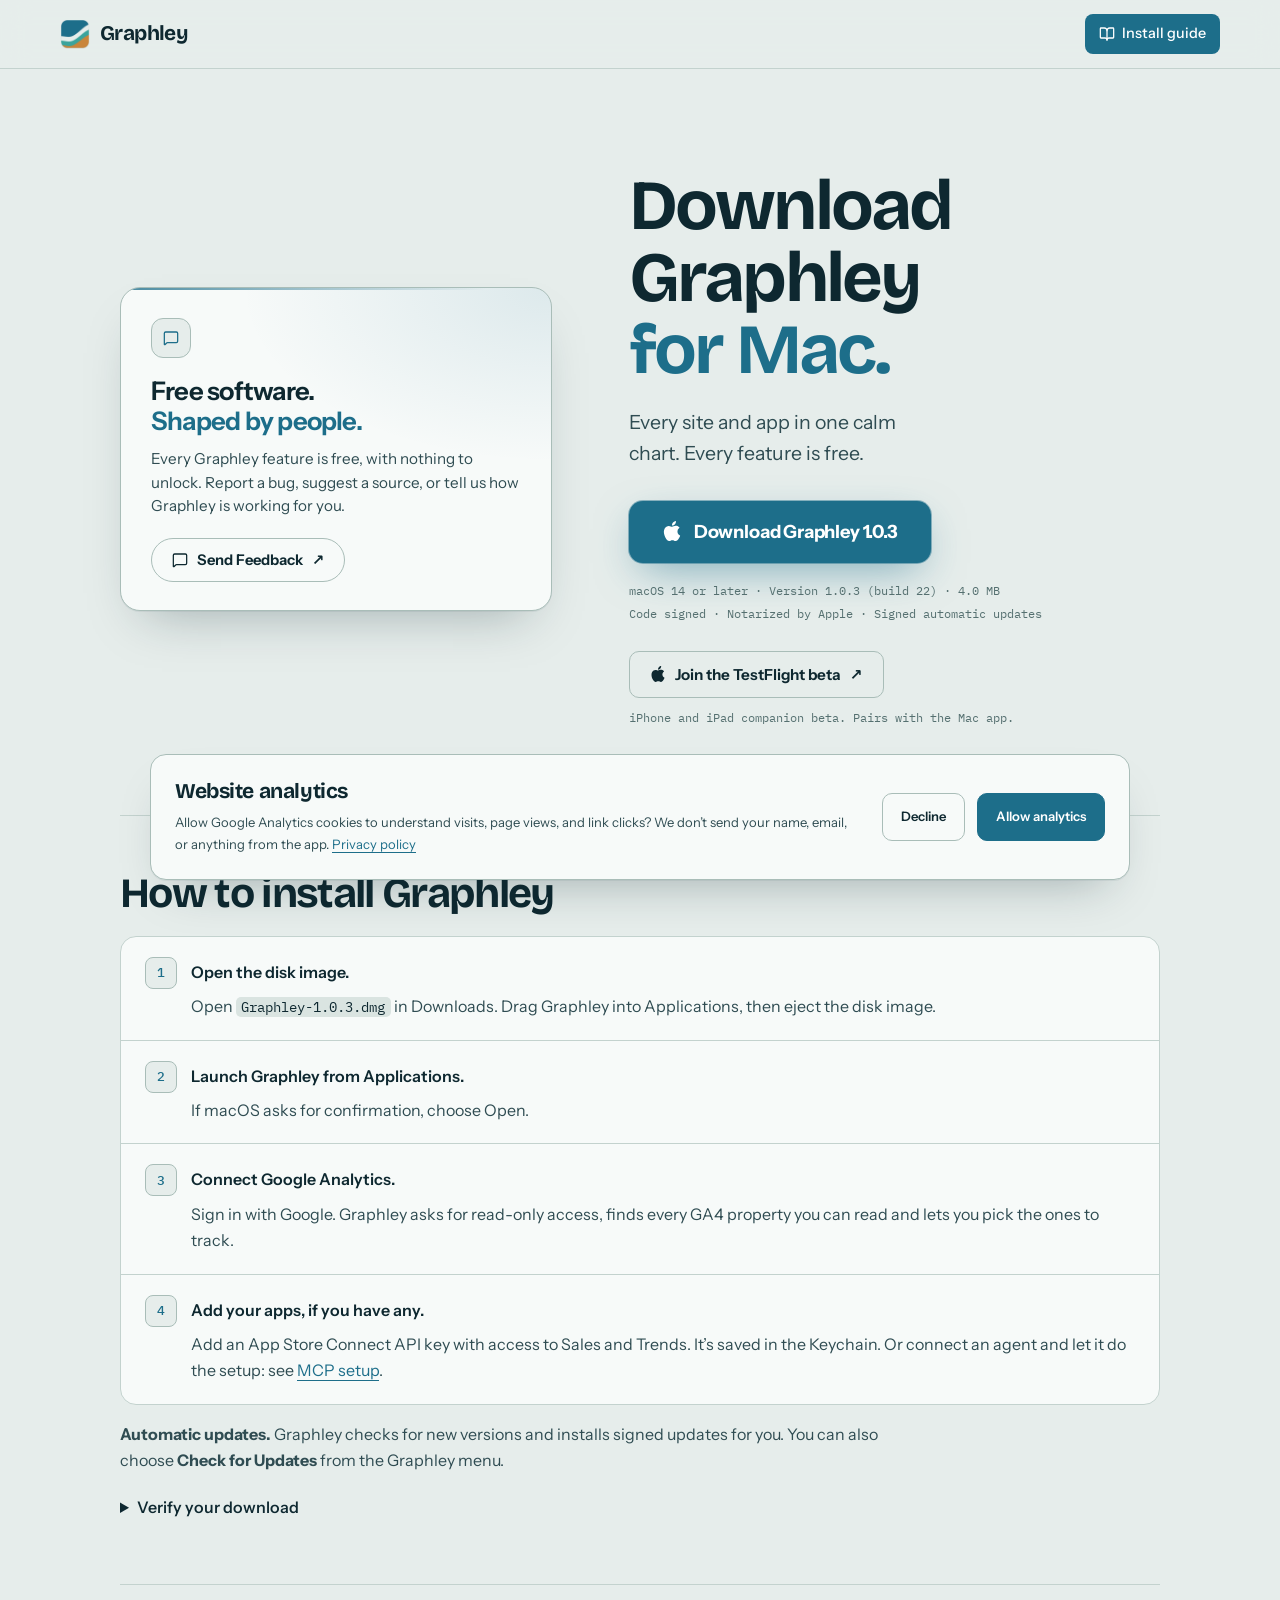
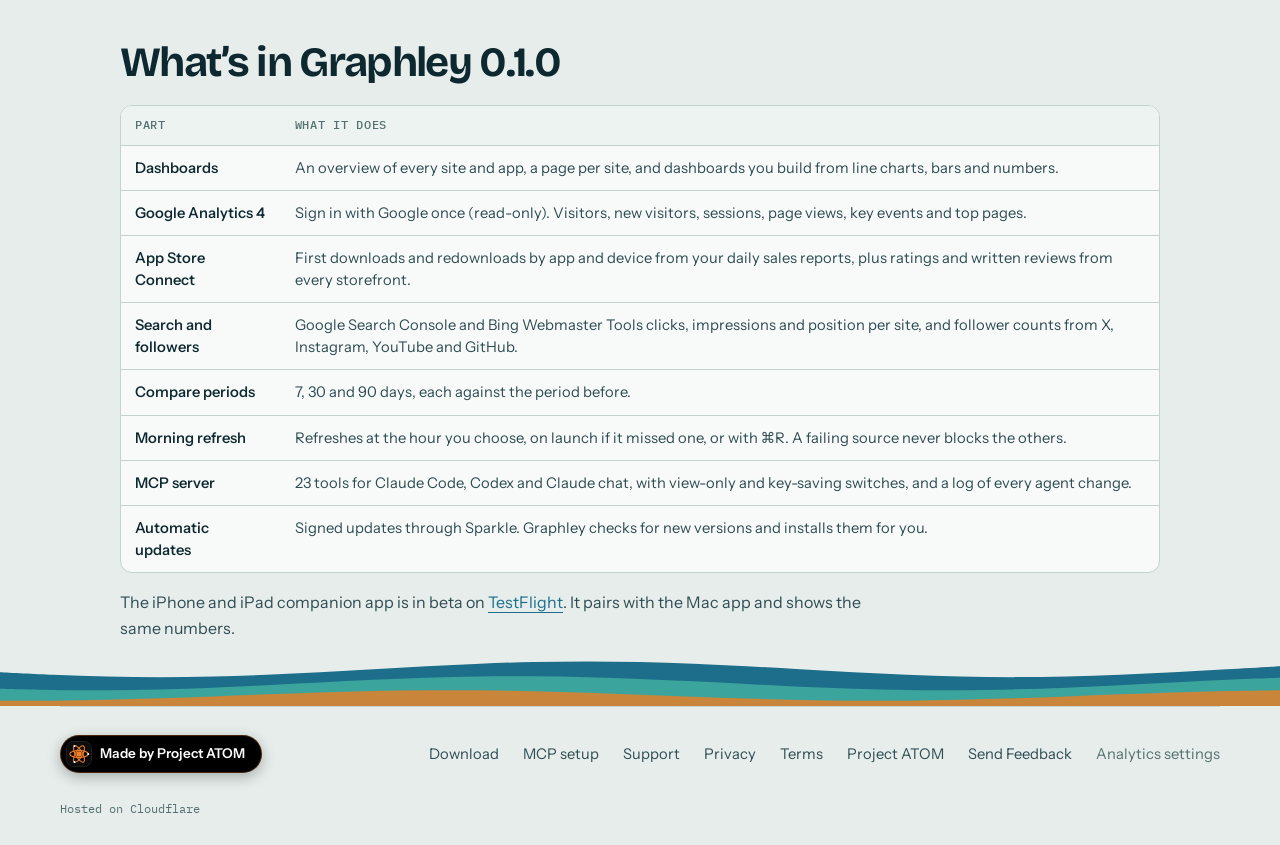
<file: download/index.html>
<!doctype html>
<html lang="en">
<head>
  <meta charset="utf-8">
  <meta name="viewport" content="width=device-width, initial-scale=1">
  <meta name="description" content="Download Graphley for Mac. Free, signed and notarized, with automatic updates. Install it, sign in with Google and pick the sites to track.">
  <meta name="theme-color" content="#e6edeb" media="(prefers-color-scheme: light)">
  <meta name="theme-color" content="#0b1b21" media="(prefers-color-scheme: dark)">
  <link rel="canonical" href="https://graphley.ai/download/">
  <meta property="og:type" content="website">
  <meta property="og:site_name" content="Graphley">
  <meta property="og:locale" content="en_US">
  <meta property="og:title" content="Download and install Graphley for Mac">
  <meta property="og:description" content="Download Graphley for Mac. Free, signed and notarized, with automatic updates. Install it, sign in with Google and pick the sites to track.">
  <meta property="og:url" content="https://graphley.ai/download/">
  <meta property="og:image" content="https://graphley.ai/social-card.png?v=20261124">
  <meta property="og:image:type" content="image/png">
  <meta property="og:image:width" content="1200">
  <meta property="og:image:height" content="630">
  <meta property="og:image:alt" content="Graphley. Every site and app, one calm chart. Analytics for your Mac. Free and source available.">
  <meta name="twitter:card" content="summary_large_image">
  <meta name="twitter:title" content="Download and install Graphley for Mac">
  <meta name="twitter:description" content="Download Graphley for Mac. Free, signed and notarized, with automatic updates. Install it, sign in with Google and pick the sites to track.">
  <meta name="twitter:image" content="https://graphley.ai/social-card.png?v=20261124">
  <meta name="author" content="Project ATOM">
  <link rel="icon" href="/favicon.png?v=20261124" type="image/png">
  <link rel="apple-touch-icon" href="/assets/apple-touch-icon.png?v=20261124">
  <link rel="preload" href="/assets/fonts/bricolage-grotesque-latin-wght-normal.woff2" as="font" type="font/woff2" crossorigin>
  <link rel="stylesheet" href="/assets/site.css">
  <script src="/assets/analytics.js" data-ga="G-5X9MHZPLGK" data-site="graphley" data-host="graphley.ai" data-privacy="/privacy/" data-footer=".footer nav" data-css="/assets/analytics.css" defer></script>
  <title>Download and install Graphley for Mac</title>
  <script type="application/ld+json">{"@context":"https://schema.org","@graph":[{"@type":"WebPage","@id":"https://graphley.ai/download/#webpage","url":"https://graphley.ai/download/","name":"Download and install Graphley for Mac","description":"Download Graphley for Mac. Free, signed and notarized, with automatic updates. Install it, sign in with Google and pick the sites to track.","isPartOf":{"@id":"https://graphley.ai/#website"},"inLanguage":"en-US","publisher":{"@id":"https://projectatom.ai/#org"},"about":{"@id":"https://graphley.ai/#app"}},{"@type":"BreadcrumbList","itemListElement":[{"@type":"ListItem","position":1,"name":"Graphley","item":"https://graphley.ai/"},{"@type":"ListItem","position":2,"name":"Download","item":"https://graphley.ai/download/"}]},{"@type":"SoftwareApplication","@id":"https://graphley.ai/#app","name":"Graphley","url":"https://graphley.ai/","description":"Graphley is a free, local-first analytics app for Mac. It puts every website and App Store app you run in one dashboard, from Google Analytics and App Store Connect, with no Graphley server. Your AI agents can set it up through its built-in MCP server. Free and source available. iPhone and iPad beta on TestFlight.","applicationCategory":"BusinessApplication","applicationSubCategory":"Web and app analytics","operatingSystem":"macOS 14 or later","softwareVersion":"1.0.3","isAccessibleForFree":true,"offers":{"@type":"Offer","price":"0","priceCurrency":"USD","availability":"https://schema.org/InStock"},"downloadUrl":"https://graphley.ai/downloads/Graphley-1.0.3.dmg","installUrl":"https://graphley.ai/download/","image":"https://graphley.ai/assets/icon.png?v=20261124","featureList":["Every website and App Store app in one dashboard","Google Analytics 4, App Store Connect, Search Console, Bing and follower sources","Dashboards you build from charts and numbers","Compare any period with the one before","Keys kept in the Keychain, never on a server","Signed automatic updates","Built-in MCP server with 23 tools for Claude Code, Codex and Claude chat"],"author":{"@id":"https://projectatom.ai/#org"},"publisher":{"@id":"https://projectatom.ai/#org"},"sameAs":["https://projectatom.ai/apps"]},{"@type":"Organization","@id":"https://projectatom.ai/#org","name":"Project ATOM","url":"https://projectatom.ai/","logo":"https://projectatom.ai/action/atom/atom-lockup.webp"}]}</script>
</head>
<body>
  <a class="skip" href="#main">Skip to content</a>
  <header class="site-header">
    <div class="shell nav">
      <a class="wordmark" href="/" aria-label="Graphley home"><img src="/assets/icon.png?v=20261124" alt="" width="30" height="30">Graphley</a>
      <nav aria-label="Main">
        <a class="nav-cta" href="#install"><svg width="16" height="16" viewBox="0 0 24 24" fill="none" stroke="currentColor" stroke-width="1.9" stroke-linecap="round" stroke-linejoin="round" aria-hidden="true"><path d="M12 7v14"/><path d="M3 18a1 1 0 0 1-1-1V4a1 1 0 0 1 1-1h5a4 4 0 0 1 4 4 4 4 0 0 1 4-4h5a1 1 0 0 1 1 1v13a1 1 0 0 1-1 1h-6a3 3 0 0 0-3 3 3 3 0 0 0-3-3z"/></svg>Install guide</a>
      </nav>
    </div>
  </header>
  <main id="main">
    <div class="hero download-intro shell">
      <div class="download-head">
        <h1>Download Graphley <em>for Mac.</em></h1>
        <p class="lead">Every site and app in one calm chart. Every feature is free.</p>
      </div>

      <section class="download-support" aria-labelledby="download-support-title">
        <span class="support-icon" aria-hidden="true"><svg width="16" height="16" viewBox="0 0 24 24" fill="none" stroke="currentColor" stroke-width="1.9" stroke-linecap="round" stroke-linejoin="round" aria-hidden="true"><path d="M22 17a2 2 0 0 1-2 2H6.828a2 2 0 0 0-1.414.586l-2.202 2.202A.71.71 0 0 1 2 21.286V5a2 2 0 0 1 2-2h16a2 2 0 0 1 2 2z"/></svg></span>
        <h2 id="download-support-title">Free software. <span>Shaped by people.</span></h2>
        <p class="support-copy">Every Graphley feature is free, with nothing to unlock. Report a bug, suggest a source, or tell us how Graphley is working for you.</p>
        <div class="support-actions">
          <a class="button secondary" href="https://projectatom.ai/apps?app=graphley#feedback"><svg width="16" height="16" viewBox="0 0 24 24" fill="none" stroke="currentColor" stroke-width="1.9" stroke-linecap="round" stroke-linejoin="round" aria-hidden="true"><path d="M22 17a2 2 0 0 1-2 2H6.828a2 2 0 0 0-1.414.586l-2.202 2.202A.71.71 0 0 1 2 21.286V5a2 2 0 0 1 2-2h16a2 2 0 0 1 2 2z"/></svg>Send Feedback <span aria-hidden="true">↗</span></a>
        </div>
      </section>

      <div class="download-get">
        <a class="button download-button" href="/downloads/Graphley-1.0.3.dmg" download><svg width="20" height="20" viewBox="0 0 24 24" fill="currentColor" aria-hidden="true" focusable="false"><path d="M12.152 6.896c-.948 0-2.415-1.078-3.96-1.04-2.04.027-3.91 1.183-4.961 3.014-2.117 3.675-.546 9.103 1.519 12.09 1.013 1.454 2.208 3.09 3.792 3.039 1.52-.065 2.09-.987 3.935-.987 1.831 0 2.35.987 3.96.948 1.637-.026 2.676-1.48 3.676-2.948 1.156-1.688 1.636-3.325 1.662-3.415-.039-.013-3.182-1.221-3.22-4.857-.026-3.04 2.48-4.494 2.597-4.559-1.429-2.09-3.623-2.324-4.39-2.376-2-.156-3.675 1.09-4.61 1.09zM15.53 3.83c.843-1.012 1.4-2.427 1.245-3.83-1.207.052-2.662.805-3.532 1.818-.78.896-1.454 2.338-1.273 3.714 1.338.104 2.715-.688 3.559-1.701"/></svg><span>Download Graphley <span data-release="version">1.0.3</span></span></a>
        <p class="fineprint">macOS 14 or later · Version <span data-release="version">1.0.3</span> (build <span data-release="build">22</span>) · <span data-release="size">4.0 MB</span></p>
        <p class="fineprint">Code signed · Notarized by Apple · Signed automatic updates</p>
        <div class="testflight-get">
          <a class="button secondary testflight-button" href="https://testflight.apple.com/join/fVEtgQ7n" target="_blank" rel="noopener noreferrer"><svg width="16" height="16" viewBox="0 0 24 24" fill="currentColor" aria-hidden="true" focusable="false"><path d="M12.152 6.896c-.948 0-2.415-1.078-3.96-1.04-2.04.027-3.91 1.183-4.961 3.014-2.117 3.675-.546 9.103 1.519 12.09 1.013 1.454 2.208 3.09 3.792 3.039 1.52-.065 2.09-.987 3.935-.987 1.831 0 2.35.987 3.96.948 1.637-.026 2.676-1.48 3.676-2.948 1.156-1.688 1.636-3.325 1.662-3.415-.039-.013-3.182-1.221-3.22-4.857-.026-3.04 2.48-4.494 2.597-4.559-1.429-2.09-3.623-2.324-4.39-2.376-2-.156-3.675 1.09-4.61 1.09zM15.53 3.83c.843-1.012 1.4-2.427 1.245-3.83-1.207.052-2.662.805-3.532 1.818-.78.896-1.454 2.338-1.273 3.714 1.338.104 2.715-.688 3.559-1.701"/></svg> Join the TestFlight beta <span aria-hidden="true">↗</span></a>
          <p class="fineprint">iPhone and iPad companion beta. Pairs with the Mac&nbsp;app.</p>
        </div>
      </div>
    </div>

    <section class="shell download-guide" id="install" aria-labelledby="install-title">
      <h2 id="install-title">How to install Graphley</h2>
      <ol class="install-steps">
        <li><div><strong>Open the disk image.</strong><p>Open <code>Graphley-1.0.3.dmg</code> in Downloads. Drag Graphley into Applications, then eject the disk&nbsp;image.</p></div></li>
        <li><div><strong>Launch Graphley from Applications.</strong><p>If macOS asks for confirmation, choose Open.</p></div></li>
        <li><div><strong>Connect Google Analytics.</strong><p>Sign in with Google. Graphley asks for read-only access, finds every GA4 property you can read and lets you pick the ones to track.</p></div></li>
        <li><div><strong>Add your apps, if you have any.</strong><p>Add an App Store Connect API key with access to Sales and Trends. It’s saved in the Keychain. Or connect an agent and let it do the setup: see <a href="/mcp/">MCP setup</a>.</p></div></li>
      </ol>
      <p><strong>Automatic updates.</strong> Graphley checks for new versions and installs signed updates for you. You can also choose <strong>Check for Updates</strong> from the Graphley menu.</p>
      <details class="download-verification">
        <summary>Verify your download</summary>
        <p>In Terminal, run <code>shasum -a 256 ~/Downloads/Graphley-1.0.3.dmg</code> and compare the result with this SHA-256 checksum.</p>
        <code data-release="sha">12c118f5d9fd1d6876f996a911b9851bd2abcdb98f3c60ca593e0e1809f31d11</code>
      </details>
    </section>

    <section class="shell download-guide" id="whats-new" aria-labelledby="whats-new-title">
      <h2 id="whats-new-title">What’s in Graphley 0.1.0</h2>
      <div class="table-wrap">
        <table class="tide-table">
          <thead><tr><th>Part</th><th>What it does</th></tr></thead>
          <tbody>
              <tr><td>Dashboards</td><td>An overview of every site and app, a page per site, and dashboards you build from line charts, bars and numbers.</td></tr>
              <tr><td>Google Analytics 4</td><td>Sign in with Google once (read-only). Visitors, new visitors, sessions, page views, key events and top pages.</td></tr>
              <tr><td>App Store Connect</td><td>First downloads and redownloads by app and device from your daily sales reports, plus ratings and written reviews from every storefront.</td></tr>
              <tr><td>Search and followers</td><td>Google Search Console and Bing Webmaster Tools clicks, impressions and position per site, and follower counts from X, Instagram, YouTube and GitHub.</td></tr>
              <tr><td>Compare periods</td><td>7, 30 and 90 days, each against the period before.</td></tr>
              <tr><td>Morning refresh</td><td>Refreshes at the hour you choose, on launch if it missed one, or with ⌘R. A failing source never blocks the others.</td></tr>
              <tr><td>MCP server</td><td>23 tools for Claude Code, Codex and Claude chat, with view-only and key-saving switches, and a log of every agent change.</td></tr>
              <tr><td>Automatic updates</td><td>Signed updates through Sparkle. Graphley checks for new versions and installs them for you.</td></tr>
          </tbody>
        </table>
      </div>
      <p>The iPhone and iPad companion app is in beta on <a href="https://testflight.apple.com/join/fVEtgQ7n" target="_blank" rel="noopener noreferrer">TestFlight</a>. It pairs with the Mac app and shows the same&nbsp;numbers.</p>
    </section>
  </main>
  <footer>
    <div class="shell footer">
      <a class="product-credit" href="https://projectatom.ai/" target="_blank" rel="noopener noreferrer"><img src="/project-atom/atom-icon.svg?v=20261127" width="24" height="24" alt="" style="width:24px;height:24px;border-radius:7px;box-shadow:0 0 0 1px rgba(255,255,255,.12);outline:0;border:0;filter:none"><span>Made by Project ATOM</span></a>
      <nav aria-label="Footer"><a href="/download/">Download</a><a href="/mcp/">MCP setup</a><a href="/help/">Support</a><a href="/privacy/">Privacy</a><a href="/terms/">Terms</a><a href="https://projectatom.ai/">Project ATOM</a><a href="https://projectatom.ai/apps?app=graphley#feedback">Send Feedback</a></nav>
    </div>
    <div class="shell footer-credit">
      <span>Hosted on Cloudflare</span>
    </div>
  </footer>
  <script src="/assets/pm-year.js" defer></script>
</body>
</html>
</file>
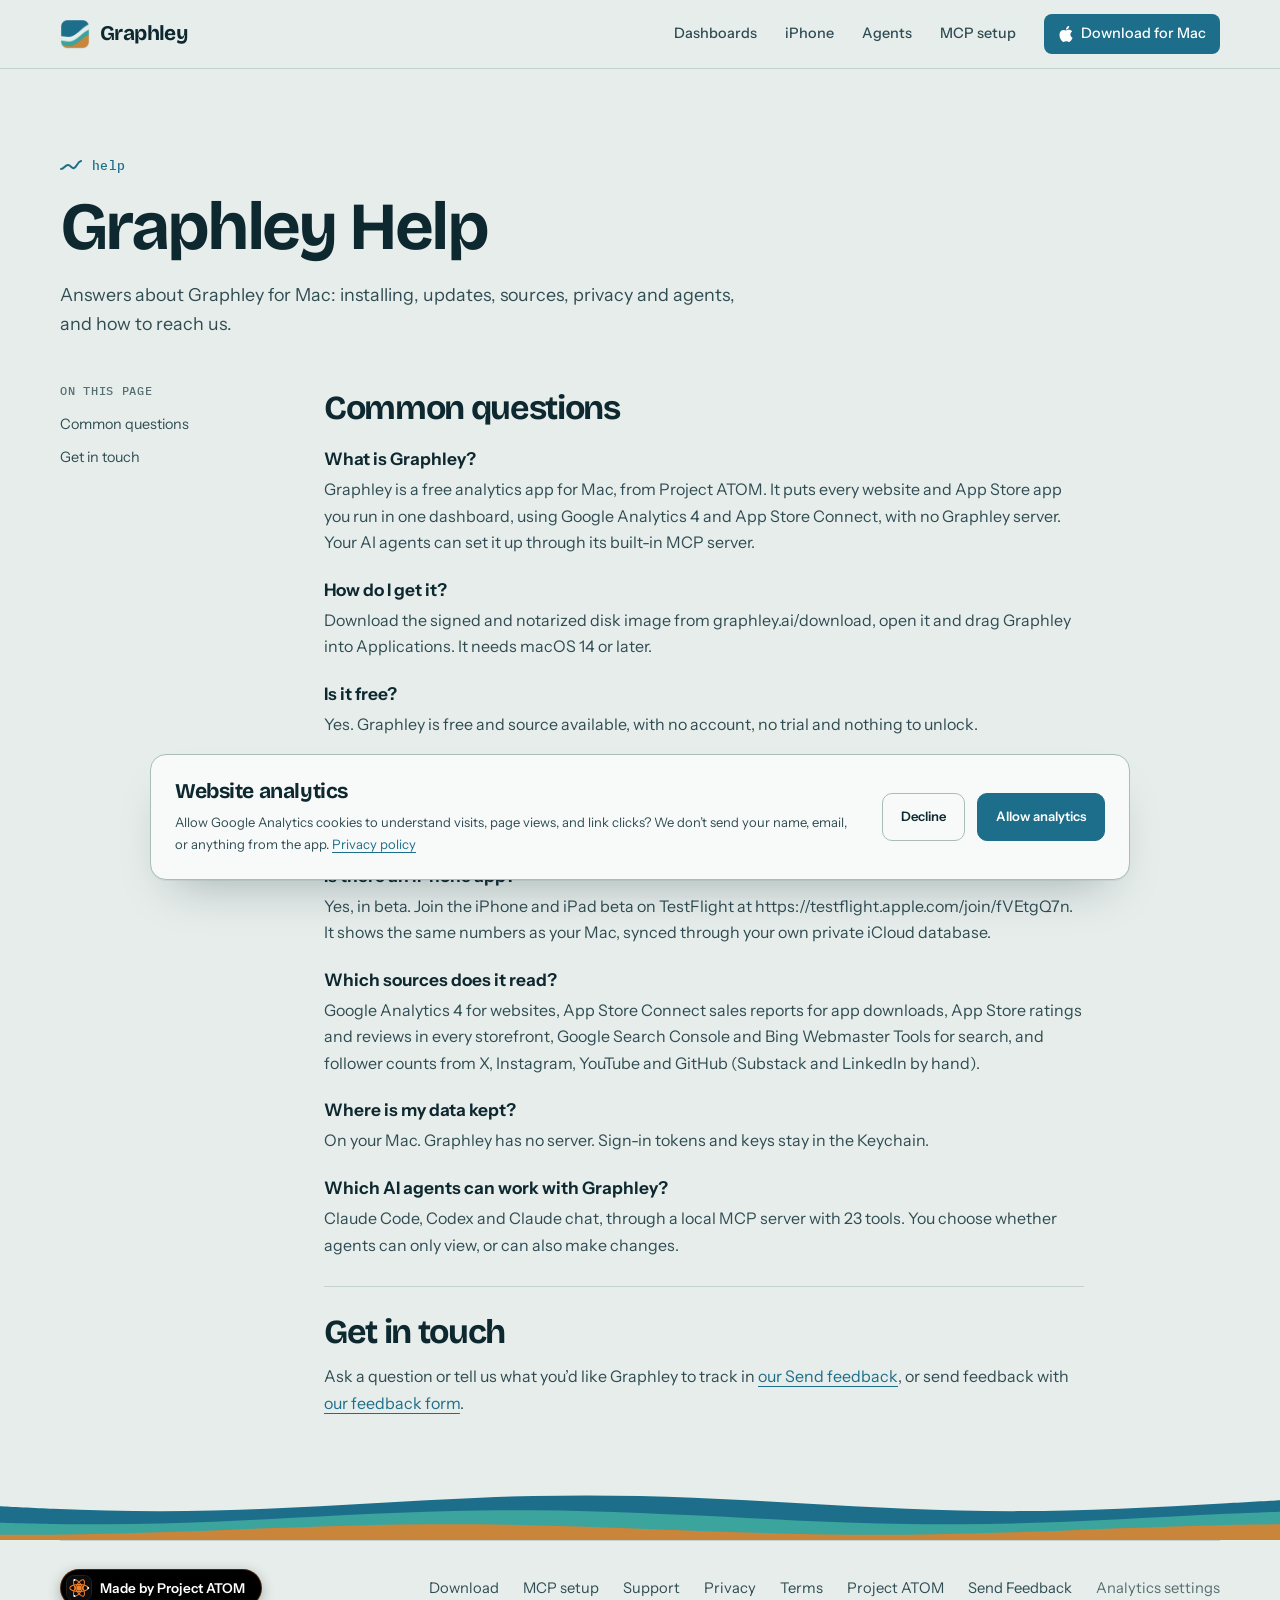
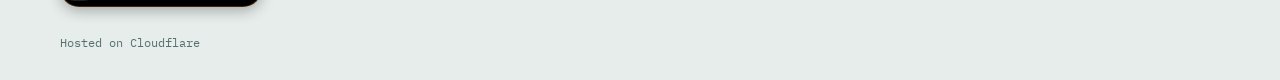
<file: help/index.html>
<!doctype html>
<html lang="en">
<head>
  <meta charset="utf-8">
  <meta name="viewport" content="width=device-width, initial-scale=1">
  <meta name="description" content="Answers about Graphley for Mac: installing, updates, sources, privacy and agents, and how to reach us.">
  <meta name="theme-color" content="#e6edeb" media="(prefers-color-scheme: light)">
  <meta name="theme-color" content="#0b1b21" media="(prefers-color-scheme: dark)">
  <link rel="canonical" href="https://graphley.ai/help/">
  <meta property="og:type" content="website">
  <meta property="og:site_name" content="Graphley">
  <meta property="og:locale" content="en_US">
  <meta property="og:title" content="Help · Graphley">
  <meta property="og:description" content="Answers about Graphley for Mac: installing, updates, sources, privacy and agents, and how to reach us.">
  <meta property="og:url" content="https://graphley.ai/help/">
  <meta property="og:image" content="https://graphley.ai/social-card.png?v=20261124">
  <meta property="og:image:type" content="image/png">
  <meta property="og:image:width" content="1200">
  <meta property="og:image:height" content="630">
  <meta property="og:image:alt" content="Graphley. Every site and app, one calm chart. Analytics for your Mac. Free and source available.">
  <meta name="twitter:card" content="summary_large_image">
  <meta name="twitter:title" content="Help · Graphley">
  <meta name="twitter:description" content="Answers about Graphley for Mac: installing, updates, sources, privacy and agents, and how to reach us.">
  <meta name="twitter:image" content="https://graphley.ai/social-card.png?v=20261124">
  <meta name="author" content="Project ATOM">
  <link rel="icon" href="/favicon.png?v=20261124" type="image/png">
  <link rel="apple-touch-icon" href="/assets/apple-touch-icon.png?v=20261124">
  <link rel="preload" href="/assets/fonts/bricolage-grotesque-latin-wght-normal.woff2" as="font" type="font/woff2" crossorigin>
  <link rel="stylesheet" href="/assets/site.css">
  <script src="/assets/analytics.js" data-ga="G-5X9MHZPLGK" data-site="graphley" data-host="graphley.ai" data-privacy="/privacy/" data-footer=".footer nav" data-css="/assets/analytics.css" defer></script>
  <title>Help · Graphley</title>
  <script type="application/ld+json">{"@context":"https://schema.org","@graph":[{"@type":"WebPage","@id":"https://graphley.ai/help/#webpage","url":"https://graphley.ai/help/","name":"Help · Graphley","description":"Answers about Graphley for Mac: installing, updates, sources, privacy and agents, and how to reach us.","isPartOf":{"@id":"https://graphley.ai/#website"},"inLanguage":"en-US","publisher":{"@id":"https://projectatom.ai/#org"},"about":{"@id":"https://graphley.ai/#app"}},{"@type":"FAQPage","@id":"https://graphley.ai/help/#faq","url":"https://graphley.ai/help/","mainEntity":[{"@type":"Question","name":"What is Graphley?","acceptedAnswer":{"@type":"Answer","text":"Graphley is a free analytics app for Mac, from Project ATOM. It puts every website and App Store app you run in one dashboard, using Google Analytics 4 and App Store Connect, with no Graphley server. Your AI agents can set it up through its built-in MCP server."}},{"@type":"Question","name":"How do I get it?","acceptedAnswer":{"@type":"Answer","text":"Download the signed and notarized disk image from graphley.ai/download, open it and drag Graphley into Applications. It needs macOS 14 or later."}},{"@type":"Question","name":"Is it free?","acceptedAnswer":{"@type":"Answer","text":"Yes. Graphley is free and source available, with no account, no trial and nothing to unlock."}},{"@type":"Question","name":"How does it update?","acceptedAnswer":{"@type":"Answer","text":"Graphley checks for new versions and installs signed updates automatically. You can also choose Check for Updates from the Graphley menu."}},{"@type":"Question","name":"Is there an iPhone app?","acceptedAnswer":{"@type":"Answer","text":"Yes, in beta. Join the iPhone and iPad beta on TestFlight at https://testflight.apple.com/join/fVEtgQ7n. It shows the same numbers as your Mac, synced through your own private iCloud database."}},{"@type":"Question","name":"Which sources does it read?","acceptedAnswer":{"@type":"Answer","text":"Google Analytics 4 for websites, App Store Connect sales reports for app downloads, App Store ratings and reviews in every storefront, Google Search Console and Bing Webmaster Tools for search, and follower counts from X, Instagram, YouTube and GitHub (Substack and LinkedIn by hand)."}},{"@type":"Question","name":"Where is my data kept?","acceptedAnswer":{"@type":"Answer","text":"On your Mac. Graphley has no server. Sign-in tokens and keys stay in the Keychain."}},{"@type":"Question","name":"Which AI agents can work with Graphley?","acceptedAnswer":{"@type":"Answer","text":"Claude Code, Codex and Claude chat, through a local MCP server with 23 tools. You choose whether agents can only view, or can also make changes."}}]},{"@type":"BreadcrumbList","itemListElement":[{"@type":"ListItem","position":1,"name":"Graphley","item":"https://graphley.ai/"},{"@type":"ListItem","position":2,"name":"Help","item":"https://graphley.ai/help/"}]},{"@type":"SoftwareApplication","@id":"https://graphley.ai/#app","name":"Graphley","url":"https://graphley.ai/","description":"Graphley is a free, local-first analytics app for Mac. It puts every website and App Store app you run in one dashboard, from Google Analytics and App Store Connect, with no Graphley server. Your AI agents can set it up through its built-in MCP server. Free and source available. iPhone and iPad beta on TestFlight.","applicationCategory":"BusinessApplication","applicationSubCategory":"Web and app analytics","operatingSystem":"macOS 14 or later","softwareVersion":"1.0.3","isAccessibleForFree":true,"offers":{"@type":"Offer","price":"0","priceCurrency":"USD","availability":"https://schema.org/InStock"},"downloadUrl":"https://graphley.ai/downloads/Graphley-1.0.3.dmg","installUrl":"https://graphley.ai/download/","image":"https://graphley.ai/assets/icon.png?v=20261124","featureList":["Every website and App Store app in one dashboard","Google Analytics 4, App Store Connect, Search Console, Bing and follower sources","Dashboards you build from charts and numbers","Compare any period with the one before","Keys kept in the Keychain, never on a server","Signed automatic updates","Built-in MCP server with 23 tools for Claude Code, Codex and Claude chat"],"author":{"@id":"https://projectatom.ai/#org"},"publisher":{"@id":"https://projectatom.ai/#org"},"sameAs":["https://projectatom.ai/apps"]},{"@type":"Organization","@id":"https://projectatom.ai/#org","name":"Project ATOM","url":"https://projectatom.ai/","logo":"https://projectatom.ai/action/atom/atom-lockup.webp"}]}</script>
</head>
<body>
  <a class="skip" href="#main">Skip to content</a>
  <header class="site-header">
    <div class="shell nav">
      <a class="wordmark" href="/" aria-label="Graphley home"><img src="/assets/icon.png?v=20261124" alt="" width="30" height="30">Graphley</a>
      <nav aria-label="Main">
        <a class="nav-hide" href="/#dashboards">Dashboards</a>
        <a class="nav-hide" href="/#iphone">iPhone</a>
        <a class="nav-hide" href="/#agents">Agents</a>
        <a class="nav-hide-sm" href="/mcp/">MCP setup</a>
        <a class="nav-cta" href="/download/"><svg width="16" height="16" viewBox="0 0 24 24" fill="currentColor" aria-hidden="true" focusable="false"><path d="M12.152 6.896c-.948 0-2.415-1.078-3.96-1.04-2.04.027-3.91 1.183-4.961 3.014-2.117 3.675-.546 9.103 1.519 12.09 1.013 1.454 2.208 3.09 3.792 3.039 1.52-.065 2.09-.987 3.935-.987 1.831 0 2.35.987 3.96.948 1.637-.026 2.676-1.48 3.676-2.948 1.156-1.688 1.636-3.325 1.662-3.415-.039-.013-3.182-1.221-3.22-4.857-.026-3.04 2.48-4.494 2.597-4.559-1.429-2.09-3.623-2.324-4.39-2.376-2-.156-3.675 1.09-4.61 1.09zM15.53 3.83c.843-1.012 1.4-2.427 1.245-3.83-1.207.052-2.662.805-3.532 1.818-.78.896-1.454 2.338-1.273 3.714 1.338.104 2.715-.688 3.559-1.701"/></svg> Download for Mac</a>
      </nav>
    </div>
  </header>
  <main id="main">
    <div class="shell page-head">
      <span class="mark">help</span>
      <h1>Graphley Help</h1>
      <p class="lead">Answers about Graphley for Mac: installing, updates, sources, privacy and agents, and how to reach us.</p>
    </div>
    <div class="shell doc">
      <nav class="toc" aria-label="On this page">
        <strong>On this page</strong>
        <a href="#questions">Common questions</a>
        <a href="#contact">Get in touch</a>
      </nav>
      <div class="prose">
        <section id="questions">
          <h2>Common questions</h2>
          <h3>What is Graphley?</h3>
          <p>Graphley is a free analytics app for Mac, from Project ATOM. It puts every website and App Store app you run in one dashboard, using Google Analytics 4 and App Store Connect, with no Graphley server. Your AI agents can set it up through its built-in MCP server.</p>
          <h3>How do I get it?</h3>
          <p>Download the signed and notarized disk image from graphley.ai/download, open it and drag Graphley into Applications. It needs macOS 14 or later.</p>
          <h3>Is it free?</h3>
          <p>Yes. Graphley is free and source available, with no account, no trial and nothing to unlock.</p>
          <h3>How does it update?</h3>
          <p>Graphley checks for new versions and installs signed updates automatically. You can also choose Check for Updates from the Graphley menu.</p>
          <h3>Is there an iPhone app?</h3>
          <p>Yes, in beta. Join the iPhone and iPad beta on TestFlight at https://testflight.apple.com/join/fVEtgQ7n. It shows the same numbers as your Mac, synced through your own private iCloud database.</p>
          <h3>Which sources does it read?</h3>
          <p>Google Analytics 4 for websites, App Store Connect sales reports for app downloads, App Store ratings and reviews in every storefront, Google Search Console and Bing Webmaster Tools for search, and follower counts from X, Instagram, YouTube and GitHub (Substack and LinkedIn by hand).</p>
          <h3>Where is my data kept?</h3>
          <p>On your Mac. Graphley has no server. Sign-in tokens and keys stay in the Keychain.</p>
          <h3>Which AI agents can work with Graphley?</h3>
          <p>Claude Code, Codex and Claude chat, through a local MCP server with 23 tools. You choose whether agents can only view, or can also make changes.</p>
        </section>
        <section id="contact">
          <h2>Get in touch</h2>
          <p>Ask a question or tell us what you’d like Graphley to track in <a href="https://projectatom.ai/apps?app=graphley#feedback">our Send feedback</a>, or send feedback with <a href="https://projectatom.ai/apps?app=graphley#feedback">our feedback form</a>.</p>
        </section>
      </div>
    </div>
  </main>
  <footer>
    <div class="shell footer">
      <a class="product-credit" href="https://projectatom.ai/" target="_blank" rel="noopener noreferrer"><img src="/project-atom/atom-icon.svg?v=20261127" width="24" height="24" alt="" style="width:24px;height:24px;border-radius:7px;box-shadow:0 0 0 1px rgba(255,255,255,.12);outline:0;border:0;filter:none"><span>Made by Project ATOM</span></a>
      <nav aria-label="Footer"><a href="/download/">Download</a><a href="/mcp/">MCP setup</a><a href="/help/">Support</a><a href="/privacy/">Privacy</a><a href="/terms/">Terms</a><a href="https://projectatom.ai/">Project ATOM</a><a href="https://projectatom.ai/apps?app=graphley#feedback">Send Feedback</a></nav>
    </div>
    <div class="shell footer-credit">
      <span>Hosted on Cloudflare</span>
    </div>
  </footer>
  <script src="/assets/pm-year.js" defer></script>
</body>
</html>
</file>
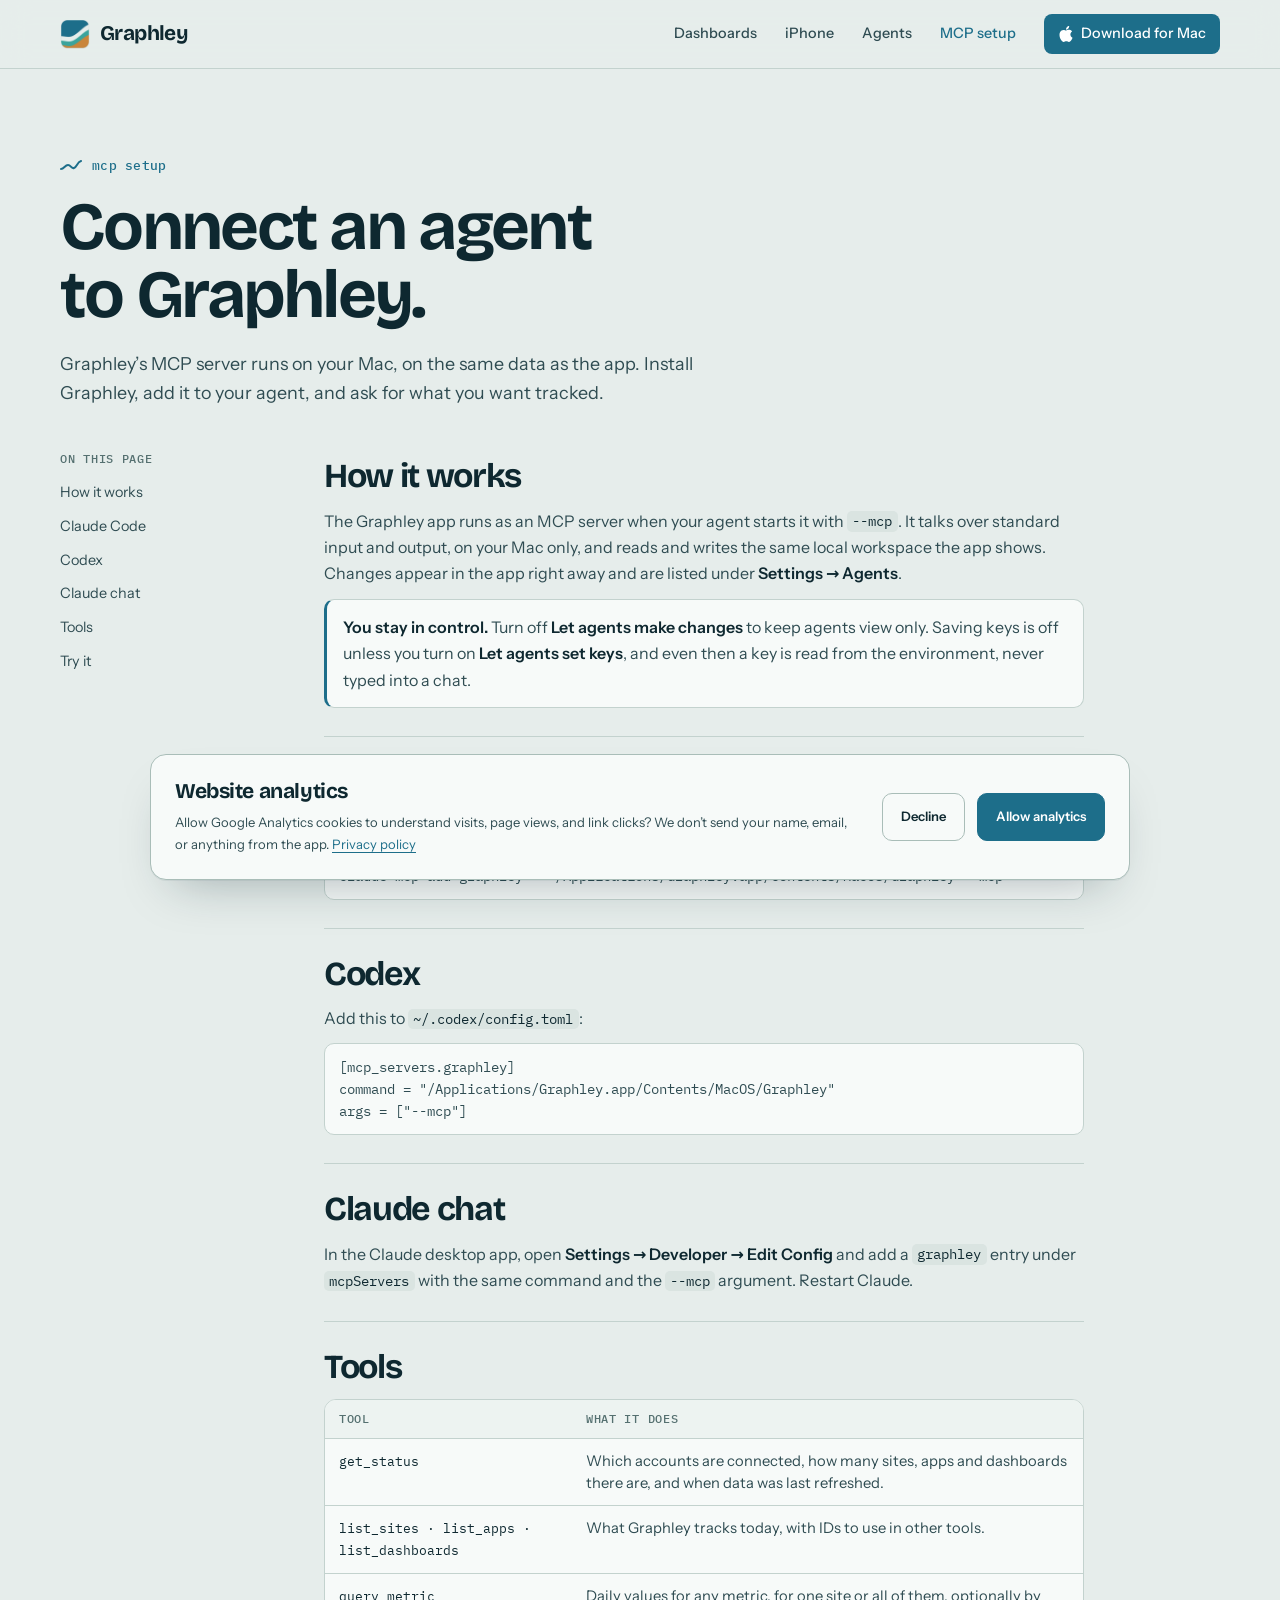
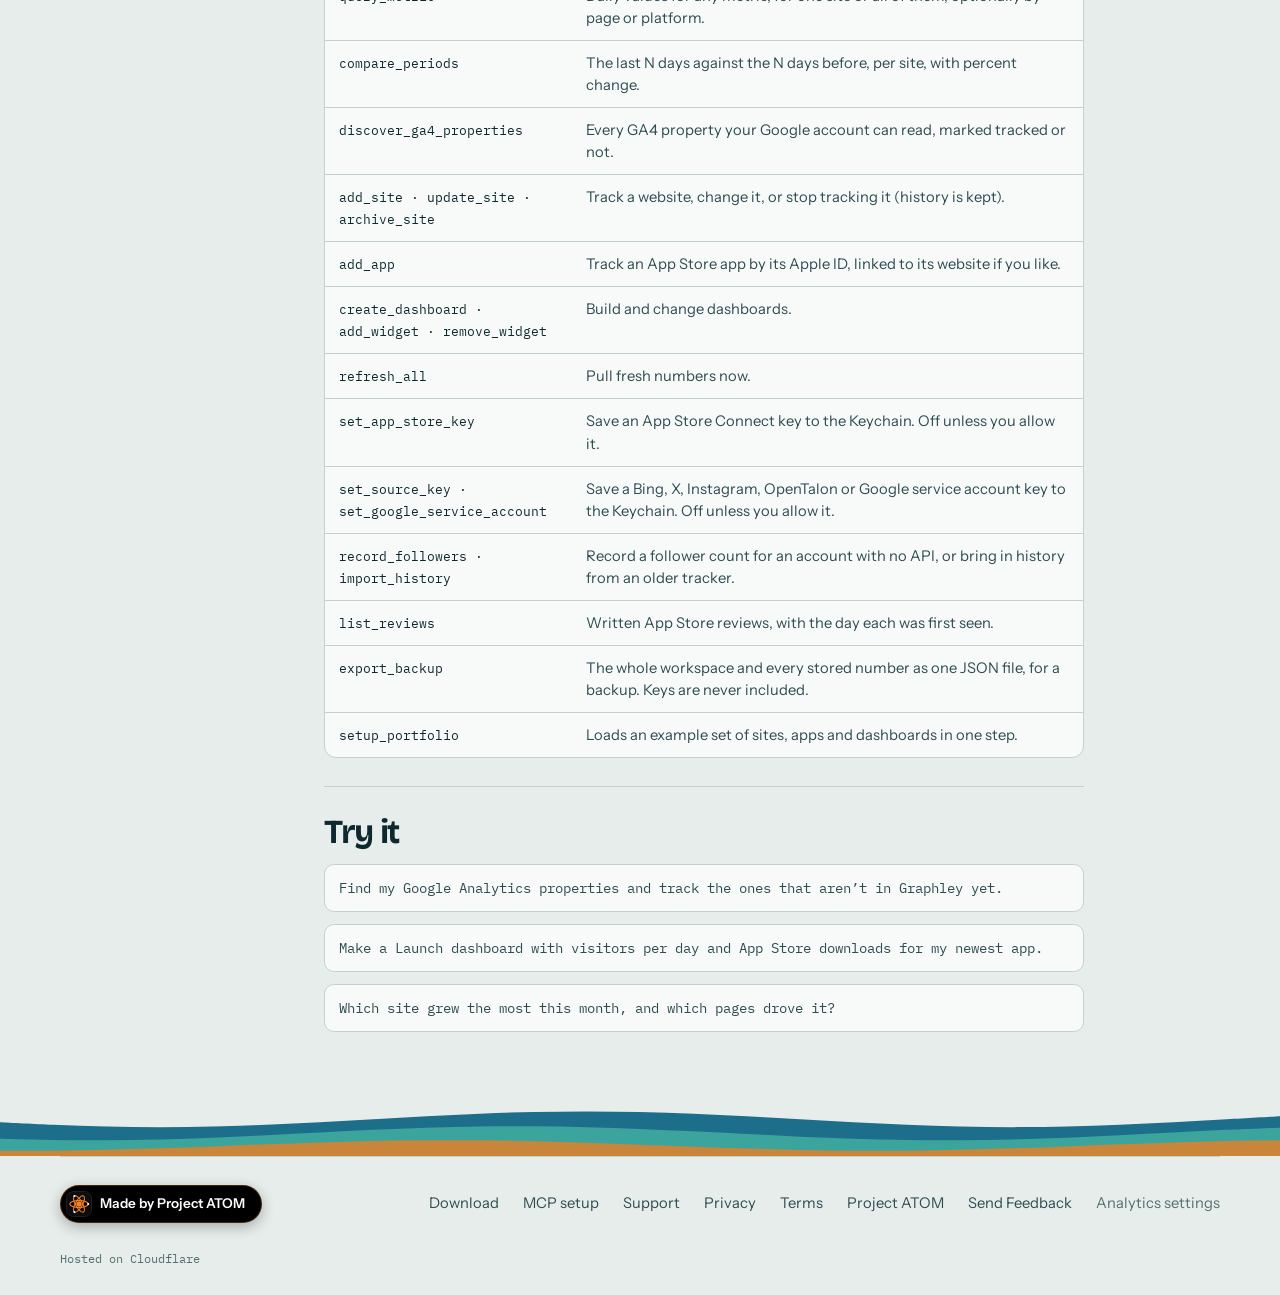
<file: mcp/index.html>
<!doctype html>
<html lang="en">
<head>
  <meta charset="utf-8">
  <meta name="viewport" content="width=device-width, initial-scale=1">
  <meta name="description" content="How Graphley’s built-in MCP server lets Claude Code, Codex and Claude chat set up your sites, apps and dashboards.">
  <meta name="theme-color" content="#e6edeb" media="(prefers-color-scheme: light)">
  <meta name="theme-color" content="#0b1b21" media="(prefers-color-scheme: dark)">
  <link rel="canonical" href="https://graphley.ai/mcp/">
  <meta property="og:type" content="website">
  <meta property="og:site_name" content="Graphley">
  <meta property="og:locale" content="en_US">
  <meta property="og:title" content="MCP setup · Graphley">
  <meta property="og:description" content="How Graphley’s built-in MCP server lets Claude Code, Codex and Claude chat set up your sites, apps and dashboards.">
  <meta property="og:url" content="https://graphley.ai/mcp/">
  <meta property="og:image" content="https://graphley.ai/social-card.png?v=20261124">
  <meta property="og:image:type" content="image/png">
  <meta property="og:image:width" content="1200">
  <meta property="og:image:height" content="630">
  <meta property="og:image:alt" content="Graphley. Every site and app, one calm chart. Analytics for your Mac. Free and source available.">
  <meta name="twitter:card" content="summary_large_image">
  <meta name="twitter:title" content="MCP setup · Graphley">
  <meta name="twitter:description" content="How Graphley’s built-in MCP server lets Claude Code, Codex and Claude chat set up your sites, apps and dashboards.">
  <meta name="twitter:image" content="https://graphley.ai/social-card.png?v=20261124">
  <meta name="author" content="Project ATOM">
  <link rel="icon" href="/favicon.png?v=20261124" type="image/png">
  <link rel="apple-touch-icon" href="/assets/apple-touch-icon.png?v=20261124">
  <link rel="preload" href="/assets/fonts/bricolage-grotesque-latin-wght-normal.woff2" as="font" type="font/woff2" crossorigin>
  <link rel="stylesheet" href="/assets/site.css">
  <script src="/assets/analytics.js" data-ga="G-5X9MHZPLGK" data-site="graphley" data-host="graphley.ai" data-privacy="/privacy/" data-footer=".footer nav" data-css="/assets/analytics.css" defer></script>
  <title>MCP setup · Graphley</title>
  <script type="application/ld+json">{"@context":"https://schema.org","@graph":[{"@type":"WebPage","@id":"https://graphley.ai/mcp/#webpage","url":"https://graphley.ai/mcp/","name":"MCP setup · Graphley","description":"How Graphley’s built-in MCP server lets Claude Code, Codex and Claude chat set up your sites, apps and dashboards.","isPartOf":{"@id":"https://graphley.ai/#website"},"inLanguage":"en-US","publisher":{"@id":"https://projectatom.ai/#org"},"about":{"@id":"https://graphley.ai/#app"}},{"@type":"BreadcrumbList","itemListElement":[{"@type":"ListItem","position":1,"name":"Graphley","item":"https://graphley.ai/"},{"@type":"ListItem","position":2,"name":"MCP setup","item":"https://graphley.ai/mcp/"}]},{"@type":"SoftwareApplication","@id":"https://graphley.ai/#app","name":"Graphley","url":"https://graphley.ai/","description":"Graphley is a free, local-first analytics app for Mac. It puts every website and App Store app you run in one dashboard, from Google Analytics and App Store Connect, with no Graphley server. Your AI agents can set it up through its built-in MCP server. Free and source available. iPhone and iPad beta on TestFlight.","applicationCategory":"BusinessApplication","applicationSubCategory":"Web and app analytics","operatingSystem":"macOS 14 or later","softwareVersion":"1.0.3","isAccessibleForFree":true,"offers":{"@type":"Offer","price":"0","priceCurrency":"USD","availability":"https://schema.org/InStock"},"downloadUrl":"https://graphley.ai/downloads/Graphley-1.0.3.dmg","installUrl":"https://graphley.ai/download/","image":"https://graphley.ai/assets/icon.png?v=20261124","featureList":["Every website and App Store app in one dashboard","Google Analytics 4, App Store Connect, Search Console, Bing and follower sources","Dashboards you build from charts and numbers","Compare any period with the one before","Keys kept in the Keychain, never on a server","Signed automatic updates","Built-in MCP server with 23 tools for Claude Code, Codex and Claude chat"],"author":{"@id":"https://projectatom.ai/#org"},"publisher":{"@id":"https://projectatom.ai/#org"},"sameAs":["https://projectatom.ai/apps"]},{"@type":"Organization","@id":"https://projectatom.ai/#org","name":"Project ATOM","url":"https://projectatom.ai/","logo":"https://projectatom.ai/action/atom/atom-lockup.webp"}]}</script>
</head>
<body>
  <a class="skip" href="#main">Skip to content</a>
  <header class="site-header">
    <div class="shell nav">
      <a class="wordmark" href="/" aria-label="Graphley home"><img src="/assets/icon.png?v=20261124" alt="" width="30" height="30">Graphley</a>
      <nav aria-label="Main">
        <a class="nav-hide" href="/#dashboards">Dashboards</a>
        <a class="nav-hide" href="/#iphone">iPhone</a>
        <a class="nav-hide" href="/#agents">Agents</a>
        <a class="nav-hide-sm" href="/mcp/" aria-current="page">MCP setup</a>
        <a class="nav-cta" href="/download/"><svg width="16" height="16" viewBox="0 0 24 24" fill="currentColor" aria-hidden="true" focusable="false"><path d="M12.152 6.896c-.948 0-2.415-1.078-3.96-1.04-2.04.027-3.91 1.183-4.961 3.014-2.117 3.675-.546 9.103 1.519 12.09 1.013 1.454 2.208 3.09 3.792 3.039 1.52-.065 2.09-.987 3.935-.987 1.831 0 2.35.987 3.96.948 1.637-.026 2.676-1.48 3.676-2.948 1.156-1.688 1.636-3.325 1.662-3.415-.039-.013-3.182-1.221-3.22-4.857-.026-3.04 2.48-4.494 2.597-4.559-1.429-2.09-3.623-2.324-4.39-2.376-2-.156-3.675 1.09-4.61 1.09zM15.53 3.83c.843-1.012 1.4-2.427 1.245-3.83-1.207.052-2.662.805-3.532 1.818-.78.896-1.454 2.338-1.273 3.714 1.338.104 2.715-.688 3.559-1.701"/></svg> Download for Mac</a>
      </nav>
    </div>
  </header>
  <main id="main">
    <div class="shell page-head">
      <span class="mark">mcp setup</span>
      <h1>Connect an agent to Graphley.</h1>
      <p class="lead">Graphley’s MCP server runs on your Mac, on the same data as the app. Install Graphley, add it to your agent, and ask for what you want tracked.</p>
    </div>
    <div class="shell doc">
      <nav class="toc" aria-label="On this page">
        <strong>On this page</strong>
        <a href="#how">How it works</a>
        <a href="#claude-code">Claude Code</a>
        <a href="#codex">Codex</a>
        <a href="#claude-chat">Claude chat</a>
        <a href="#tools">Tools</a>
        <a href="#try">Try it</a>
      </nav>
      <div class="prose">
        <section id="how">
          <h2>How it works</h2>
          <p>The Graphley app runs as an MCP server when your agent starts it with <code>--mcp</code>. It talks over standard input and output, on your Mac only, and reads and writes the same local workspace the app shows. Changes appear in the app right away and are listed under <strong>Settings → Agents</strong>.</p>
          <p class="note"><strong>You stay in control.</strong> Turn off <strong>Let agents make changes</strong> to keep agents view only. Saving keys is off unless you turn on <strong>Let agents set keys</strong>, and even then a key is read from the environment, never typed into a chat.</p>
        </section>
        <section id="claude-code">
          <h2>Claude Code</h2>
          <p>Add Graphley as a local server for your user or project:</p>
          <p class="prompt">claude mcp add graphley -- /Applications/Graphley.app/Contents/MacOS/Graphley --mcp</p>
        </section>
        <section id="codex">
          <h2>Codex</h2>
          <p>Add this to <code>~/.codex/config.toml</code>:</p>
          <p class="prompt">[mcp_servers.graphley]<br>command = "/Applications/Graphley.app/Contents/MacOS/Graphley"<br>args = ["--mcp"]</p>
        </section>
        <section id="claude-chat">
          <h2>Claude chat</h2>
          <p>In the Claude desktop app, open <strong>Settings → Developer → Edit Config</strong> and add a <code>graphley</code> entry under <code>mcpServers</code> with the same command and the <code>--mcp</code> argument. Restart Claude.</p>
        </section>
        <section id="tools">
          <h2>Tools</h2>
          <div class="table-wrap">
            <table class="tide-table">
              <thead><tr><th>Tool</th><th>What it does</th></tr></thead>
              <tbody>
              <tr><td><code>get_status</code></td><td>Which accounts are connected, how many sites, apps and dashboards there are, and when data was last refreshed.</td></tr>
              <tr><td><code>list_sites · list_apps · list_dashboards</code></td><td>What Graphley tracks today, with IDs to use in other tools.</td></tr>
              <tr><td><code>query_metric</code></td><td>Daily values for any metric, for one site or all of them, optionally by page or platform.</td></tr>
              <tr><td><code>compare_periods</code></td><td>The last N days against the N days before, per site, with percent change.</td></tr>
              <tr><td><code>discover_ga4_properties</code></td><td>Every GA4 property your Google account can read, marked tracked or not.</td></tr>
              <tr><td><code>add_site · update_site · archive_site</code></td><td>Track a website, change it, or stop tracking it (history is kept).</td></tr>
              <tr><td><code>add_app</code></td><td>Track an App Store app by its Apple ID, linked to its website if you like.</td></tr>
              <tr><td><code>create_dashboard · add_widget · remove_widget</code></td><td>Build and change dashboards.</td></tr>
              <tr><td><code>refresh_all</code></td><td>Pull fresh numbers now.</td></tr>
              <tr><td><code>set_app_store_key</code></td><td>Save an App Store Connect key to the Keychain. Off unless you allow it.</td></tr>
              <tr><td><code>set_source_key · set_google_service_account</code></td><td>Save a Bing, X, Instagram, OpenTalon or Google service account key to the Keychain. Off unless you allow it.</td></tr>
              <tr><td><code>record_followers · import_history</code></td><td>Record a follower count for an account with no API, or bring in history from an older tracker.</td></tr>
              <tr><td><code>list_reviews</code></td><td>Written App Store reviews, with the day each was first seen.</td></tr>
              <tr><td><code>export_backup</code></td><td>The whole workspace and every stored number as one JSON file, for a backup. Keys are never included.</td></tr>
              <tr><td><code>setup_portfolio</code></td><td>Loads an example set of sites, apps and dashboards in one step.</td></tr>
              </tbody>
            </table>
          </div>
        </section>
        <section id="try">
          <h2>Try it</h2>
          <p class="prompt">Find my Google Analytics properties and track the ones that aren’t in Graphley yet.</p>
          <p class="prompt">Make a Launch dashboard with visitors per day and App Store downloads for my newest app.</p>
          <p class="prompt">Which site grew the most this month, and which pages drove it?</p>
        </section>
      </div>
    </div>
  </main>
  <footer>
    <div class="shell footer">
      <a class="product-credit" href="https://projectatom.ai/" target="_blank" rel="noopener noreferrer"><img src="/project-atom/atom-icon.svg?v=20261127" width="24" height="24" alt="" style="width:24px;height:24px;border-radius:7px;box-shadow:0 0 0 1px rgba(255,255,255,.12);outline:0;border:0;filter:none"><span>Made by Project ATOM</span></a>
      <nav aria-label="Footer"><a href="/download/">Download</a><a href="/mcp/">MCP setup</a><a href="/help/">Support</a><a href="/privacy/">Privacy</a><a href="/terms/">Terms</a><a href="https://projectatom.ai/">Project ATOM</a><a href="https://projectatom.ai/apps?app=graphley#feedback">Send Feedback</a></nav>
    </div>
    <div class="shell footer-credit">
      <span>Hosted on Cloudflare</span>
    </div>
  </footer>
  <script src="/assets/pm-year.js" defer></script>
</body>
</html>
</file>
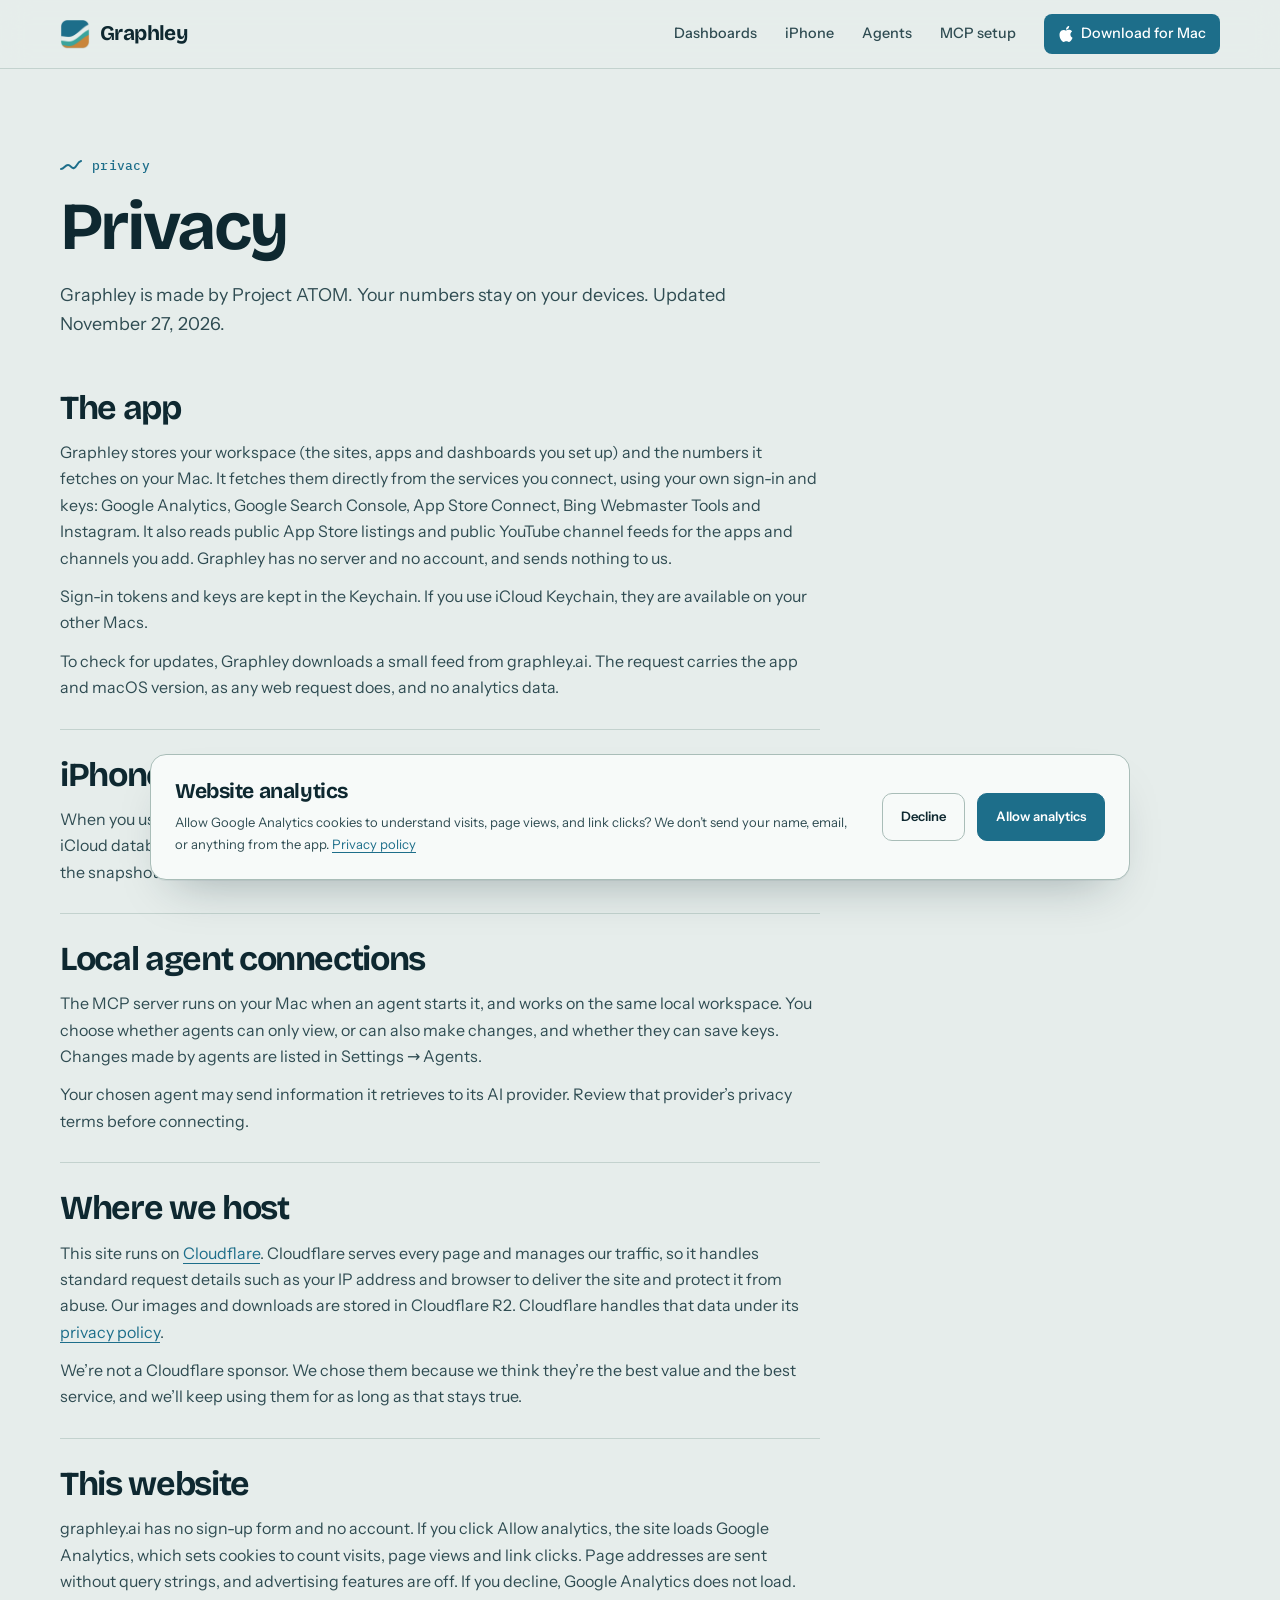
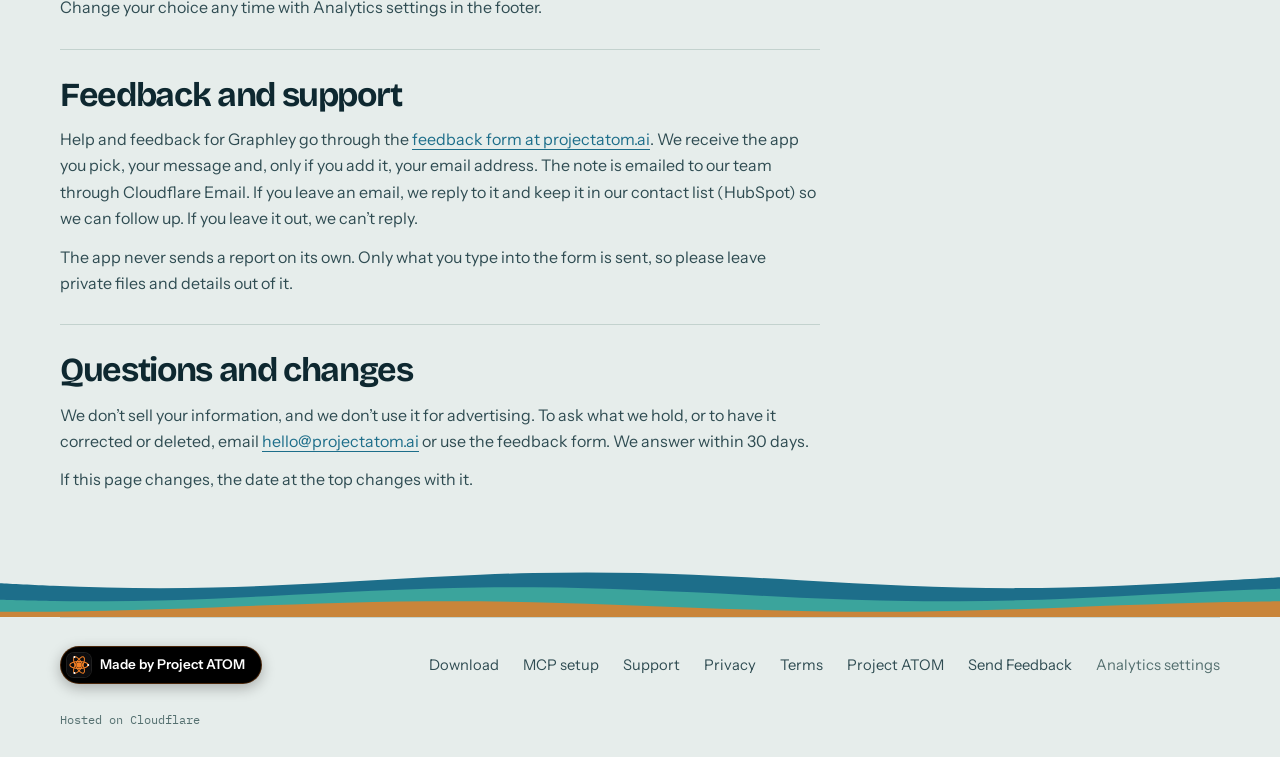
<file: privacy/index.html>
<!doctype html>
<html lang="en">
<head>
  <meta charset="utf-8">
  <meta name="viewport" content="width=device-width, initial-scale=1">
  <meta name="description" content="How Graphley, its agent connections and this website handle information.">
  <meta name="theme-color" content="#e6edeb" media="(prefers-color-scheme: light)">
  <meta name="theme-color" content="#0b1b21" media="(prefers-color-scheme: dark)">
  <link rel="canonical" href="https://graphley.ai/privacy/">
  <meta property="og:type" content="website">
  <meta property="og:site_name" content="Graphley">
  <meta property="og:locale" content="en_US">
  <meta property="og:title" content="Privacy · Graphley">
  <meta property="og:description" content="How Graphley, its agent connections and this website handle information.">
  <meta property="og:url" content="https://graphley.ai/privacy/">
  <meta property="og:image" content="https://graphley.ai/social-card.png?v=20261124">
  <meta property="og:image:type" content="image/png">
  <meta property="og:image:width" content="1200">
  <meta property="og:image:height" content="630">
  <meta property="og:image:alt" content="Graphley. Every site and app, one calm chart. Analytics for your Mac. Free and source available.">
  <meta name="twitter:card" content="summary_large_image">
  <meta name="twitter:title" content="Privacy · Graphley">
  <meta name="twitter:description" content="How Graphley, its agent connections and this website handle information.">
  <meta name="twitter:image" content="https://graphley.ai/social-card.png?v=20261124">
  <meta name="author" content="Project ATOM">
  <link rel="icon" href="/favicon.png?v=20261124" type="image/png">
  <link rel="apple-touch-icon" href="/assets/apple-touch-icon.png?v=20261124">
  <link rel="preload" href="/assets/fonts/bricolage-grotesque-latin-wght-normal.woff2" as="font" type="font/woff2" crossorigin>
  <link rel="stylesheet" href="/assets/site.css">
  <script src="/assets/analytics.js" data-ga="G-5X9MHZPLGK" data-site="graphley" data-host="graphley.ai" data-privacy="/privacy/" data-footer=".footer nav" data-css="/assets/analytics.css" defer></script>
  <title>Privacy · Graphley</title>
  <script type="application/ld+json">{"@context":"https://schema.org","@graph":[{"@type":"WebPage","@id":"https://graphley.ai/privacy/#webpage","url":"https://graphley.ai/privacy/","name":"Privacy · Graphley","description":"How Graphley, its agent connections and this website handle information.","isPartOf":{"@id":"https://graphley.ai/#website"},"inLanguage":"en-US","publisher":{"@id":"https://projectatom.ai/#org"},"about":{"@id":"https://graphley.ai/#app"}},{"@type":"BreadcrumbList","itemListElement":[{"@type":"ListItem","position":1,"name":"Graphley","item":"https://graphley.ai/"},{"@type":"ListItem","position":2,"name":"Privacy","item":"https://graphley.ai/privacy/"}]},{"@type":"Organization","@id":"https://projectatom.ai/#org","name":"Project ATOM","url":"https://projectatom.ai/","logo":"https://projectatom.ai/action/atom/atom-lockup.webp"}]}</script>
</head>
<body>
  <a class="skip" href="#main">Skip to content</a>
  <header class="site-header">
    <div class="shell nav">
      <a class="wordmark" href="/" aria-label="Graphley home"><img src="/assets/icon.png?v=20261124" alt="" width="30" height="30">Graphley</a>
      <nav aria-label="Main">
        <a class="nav-hide" href="/#dashboards">Dashboards</a>
        <a class="nav-hide" href="/#iphone">iPhone</a>
        <a class="nav-hide" href="/#agents">Agents</a>
        <a class="nav-hide-sm" href="/mcp/">MCP setup</a>
        <a class="nav-cta" href="/download/"><svg width="16" height="16" viewBox="0 0 24 24" fill="currentColor" aria-hidden="true" focusable="false"><path d="M12.152 6.896c-.948 0-2.415-1.078-3.96-1.04-2.04.027-3.91 1.183-4.961 3.014-2.117 3.675-.546 9.103 1.519 12.09 1.013 1.454 2.208 3.09 3.792 3.039 1.52-.065 2.09-.987 3.935-.987 1.831 0 2.35.987 3.96.948 1.637-.026 2.676-1.48 3.676-2.948 1.156-1.688 1.636-3.325 1.662-3.415-.039-.013-3.182-1.221-3.22-4.857-.026-3.04 2.48-4.494 2.597-4.559-1.429-2.09-3.623-2.324-4.39-2.376-2-.156-3.675 1.09-4.61 1.09zM15.53 3.83c.843-1.012 1.4-2.427 1.245-3.83-1.207.052-2.662.805-3.532 1.818-.78.896-1.454 2.338-1.273 3.714 1.338.104 2.715-.688 3.559-1.701"/></svg> Download for Mac</a>
      </nav>
    </div>
  </header>
  <main id="main">
    <div class="shell page-head">
      <span class="mark">privacy</span>
      <h1>Privacy</h1>
      <p class="lead">Graphley is made by Project ATOM. Your numbers stay on your devices. Updated November 27, 2026.</p>
    </div>
    <div class="shell doc single">
      <div class="prose">
        <section>
          <h2>The app</h2>
          <p>Graphley stores your workspace (the sites, apps and dashboards you set up) and the numbers it fetches on your Mac. It fetches them directly from the services you connect, using your own sign-in and keys: Google Analytics, Google Search Console, App Store Connect, Bing Webmaster Tools and Instagram. It also reads public App Store listings and public YouTube channel feeds for the apps and channels you add. Graphley has no server and no account, and sends nothing to us.</p>
          <p>Sign-in tokens and keys are kept in the Keychain. If you use iCloud Keychain, they are available on your other Macs.</p>
          <p>To check for updates, Graphley downloads a small feed from graphley.ai. The request carries the app and macOS version, as any web request does, and no analytics data.</p>
        </section>
        <section>
          <h2>iPhone and iCloud</h2>
          <p>When you use the iPhone and iPad app, the Mac writes a snapshot of your numbers to your private iCloud database so your iPhone can show them. Only you can read it. Keys and tokens are never part of the snapshot.</p>
        </section>
        <section id="mcp">
          <h2>Local agent connections</h2>
          <p>The MCP server runs on your Mac when an agent starts it, and works on the same local workspace. You choose whether agents can only view, or can also make changes, and whether they can save keys. Changes made by agents are listed in Settings → Agents.</p>
          <p>Your chosen agent may send information it retrieves to its AI provider. Review that provider’s privacy terms before connecting.</p>
        </section>
        <section>
          <h2 id="hosting">Where we host</h2>
          <p>This site runs on <a href="https://www.cloudflare.com/">Cloudflare</a>. Cloudflare serves every page and manages our traffic, so it handles standard request details such as your IP address and browser to deliver the site and protect it from abuse. Our images and downloads are stored in Cloudflare R2. Cloudflare handles that data under its <a href="https://www.cloudflare.com/privacypolicy/">privacy policy</a>.</p>
          <p>We&rsquo;re not a Cloudflare sponsor. We chose them because we think they&rsquo;re the best value and the best service, and we&rsquo;ll keep using them for as long as that stays true.</p>
        </section>
        <section id="website">
          <h2>This website</h2>
          <p>graphley.ai has no sign-up form and no account. If you click Allow analytics, the site loads Google Analytics, which sets cookies to count visits, page views and link clicks. Page addresses are sent without query strings, and advertising features are off. If you decline, Google Analytics does not load. Change your choice any time with Analytics settings in the footer.</p>
        </section>
        <section id="feedback">
          <h2>Feedback and support</h2>
          <p>Help and feedback for Graphley go through the <a href="https://projectatom.ai/apps?app=graphley#feedback">feedback form at projectatom.ai</a>. We receive the app you pick, your message and, only if you add it, your email address. The note is emailed to our team through Cloudflare Email. If you leave an email, we reply to it and keep it in our contact list (HubSpot) so we can follow up. If you leave it out, we can’t reply.</p>
          <p>The app never sends a report on its own. Only what you type into the form is sent, so please leave private files and details out of it.</p>
        </section>
        <section id="contact">
          <h2>Questions and changes</h2>
          <p>We don’t sell your information, and we don’t use it for advertising. To ask what we hold, or to have it corrected or deleted, email <a href="mailto:hello@projectatom.ai">hello@projectatom.ai</a> or use the feedback form. We answer within 30 days.</p>
          <p>If this page changes, the date at the top changes with it.</p>
        </section>
      </div>
    </div>
  </main>
  <footer>
    <div class="shell footer">
      <a class="product-credit" href="https://projectatom.ai/" target="_blank" rel="noopener noreferrer"><img src="/project-atom/atom-icon.svg?v=20261127" width="24" height="24" alt="" style="width:24px;height:24px;border-radius:7px;box-shadow:0 0 0 1px rgba(255,255,255,.12);outline:0;border:0;filter:none"><span>Made by Project ATOM</span></a>
      <nav aria-label="Footer"><a href="/download/">Download</a><a href="/mcp/">MCP setup</a><a href="/help/">Support</a><a href="/privacy/">Privacy</a><a href="/terms/">Terms</a><a href="https://projectatom.ai/">Project ATOM</a><a href="https://projectatom.ai/apps?app=graphley#feedback">Send Feedback</a></nav>
    </div>
    <div class="shell footer-credit">
      <span>Hosted on Cloudflare</span>
    </div>
  </footer>
  <script src="/assets/pm-year.js" defer></script>
</body>
</html>
</file>
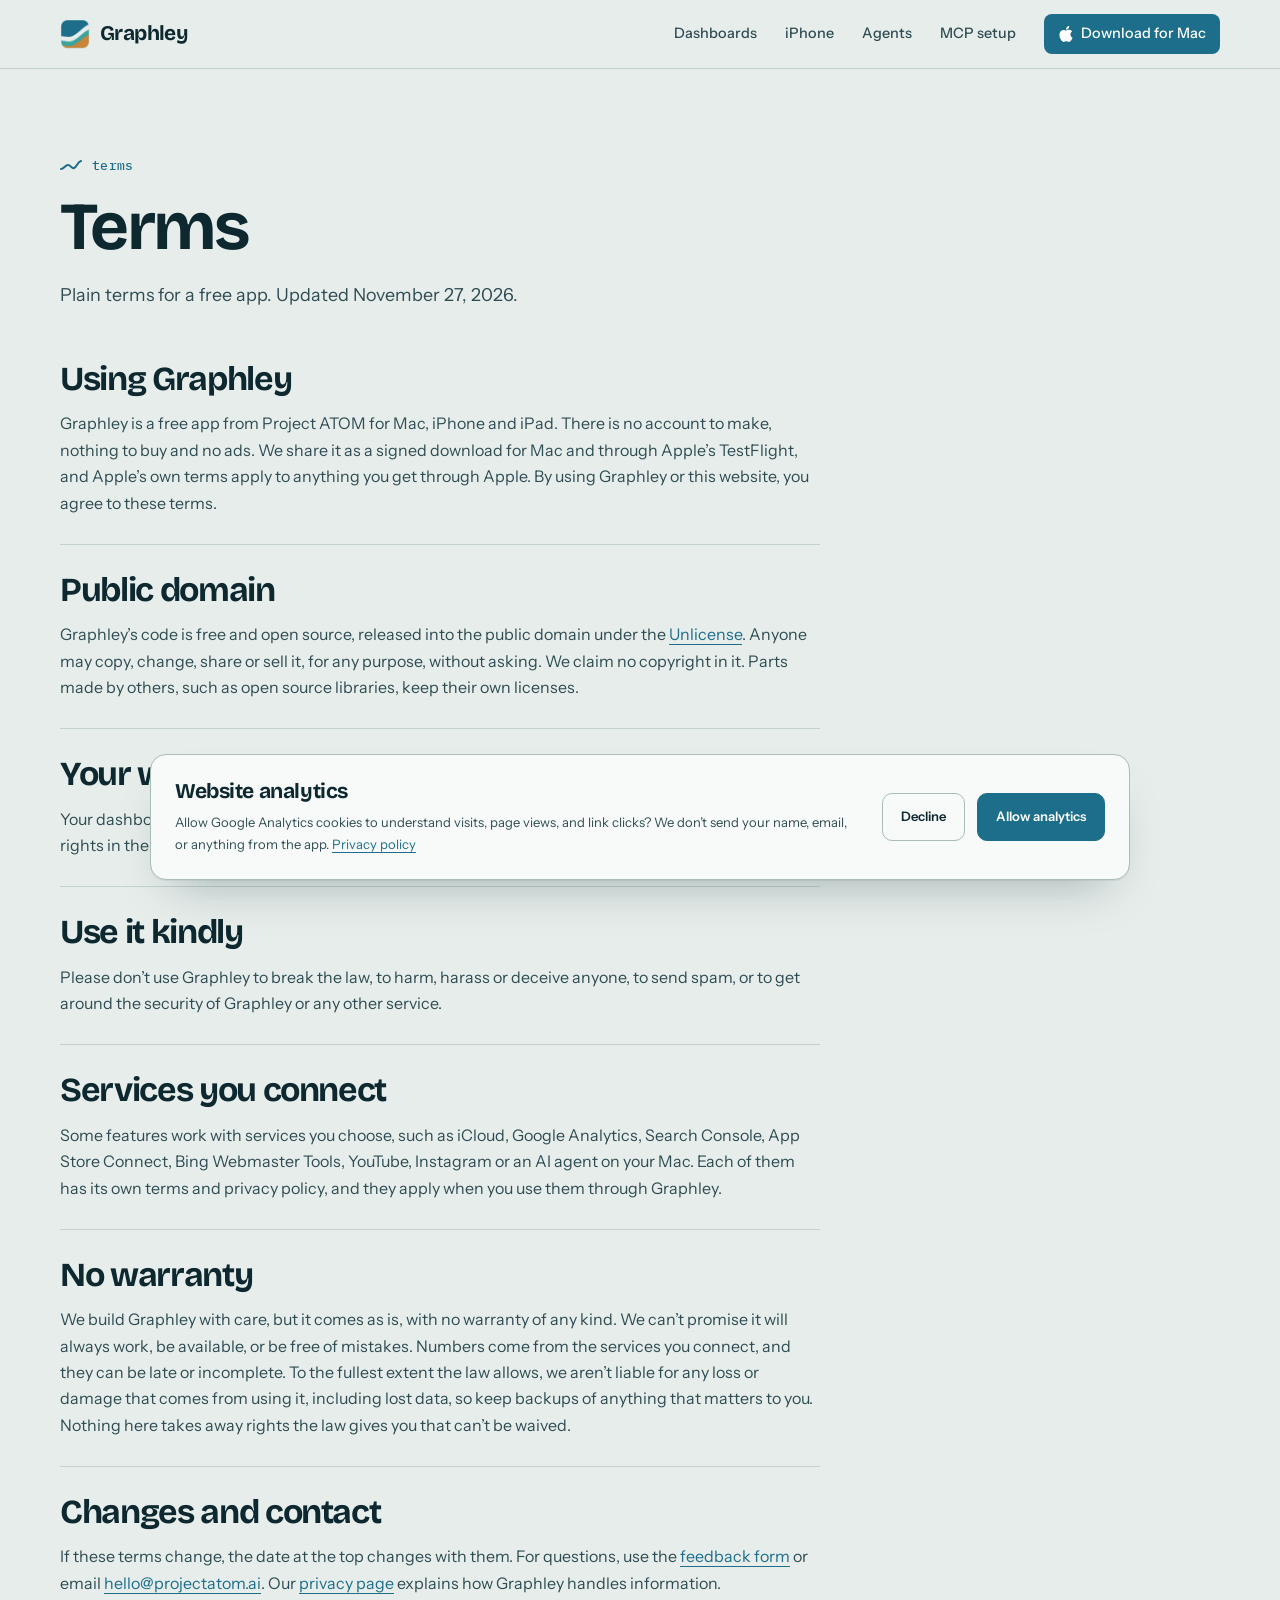
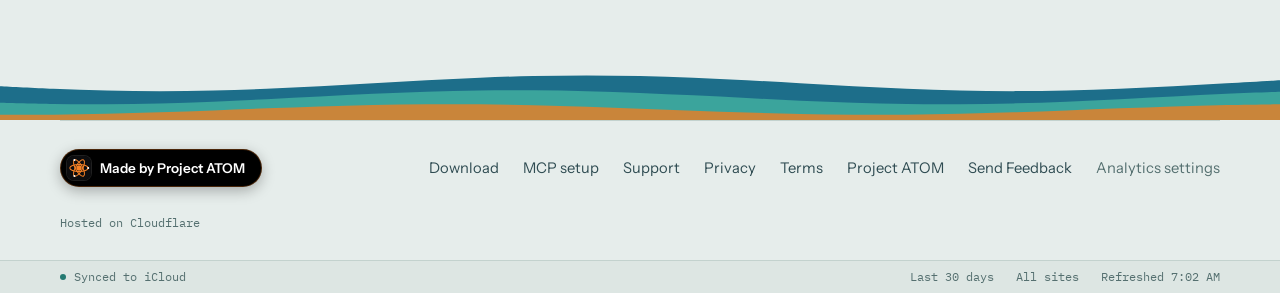
<file: terms/index.html>
<!doctype html>
<html lang="en">
<head>
  <meta charset="utf-8">
  <meta name="viewport" content="width=device-width, initial-scale=1">
  <meta name="description" content="The terms for using Graphley, a free, public domain app from Project ATOM, and this website.">
  <meta name="theme-color" content="#e6edeb" media="(prefers-color-scheme: light)">
  <meta name="theme-color" content="#0b1b21" media="(prefers-color-scheme: dark)">
  <link rel="canonical" href="https://graphley.ai/terms/">
  <meta property="og:type" content="website">
  <meta property="og:site_name" content="Graphley">
  <meta property="og:locale" content="en_US">
  <meta property="og:title" content="Terms · Graphley">
  <meta property="og:description" content="The terms for using Graphley, a free, public domain app from Project ATOM, and this website.">
  <meta property="og:url" content="https://graphley.ai/terms/">
  <meta property="og:image" content="https://graphley.ai/social-card.png?v=20261124">
  <meta property="og:image:type" content="image/png">
  <meta property="og:image:width" content="1200">
  <meta property="og:image:height" content="630">
  <meta property="og:image:alt" content="Graphley. Every site and app, one calm chart. Analytics for your Mac. Free and source available.">
  <meta name="twitter:card" content="summary_large_image">
  <meta name="twitter:title" content="Terms · Graphley">
  <meta name="twitter:description" content="The terms for using Graphley, a free, public domain app from Project ATOM, and this website.">
  <meta name="twitter:image" content="https://graphley.ai/social-card.png?v=20261124">
  <meta name="author" content="Project ATOM">
  <link rel="icon" href="/favicon.png?v=20261124" type="image/png">
  <link rel="apple-touch-icon" href="/assets/apple-touch-icon.png?v=20261124">
  <link rel="preload" href="/assets/fonts/bricolage-grotesque-latin-wght-normal.woff2" as="font" type="font/woff2" crossorigin>
  <link rel="stylesheet" href="/assets/site.css">
  <script src="/assets/analytics.js" data-ga="G-5X9MHZPLGK" data-site="graphley" data-host="graphley.ai" data-privacy="/privacy/" data-footer=".footer nav" data-css="/assets/analytics.css" defer></script>
  <title>Terms · Graphley</title>
  <script type="application/ld+json">{"@context":"https://schema.org","@graph":[{"@type":"WebPage","@id":"https://graphley.ai/terms/#webpage","url":"https://graphley.ai/terms/","name":"Terms · Graphley","description":"The terms for using Graphley, a free, public domain app from Project ATOM, and this website.","isPartOf":{"@id":"https://graphley.ai/#website"},"inLanguage":"en-US","publisher":{"@id":"https://projectatom.ai/#org"},"about":{"@id":"https://graphley.ai/#app"}},{"@type":"BreadcrumbList","itemListElement":[{"@type":"ListItem","position":1,"name":"Graphley","item":"https://graphley.ai/"},{"@type":"ListItem","position":2,"name":"Terms","item":"https://graphley.ai/terms/"}]},{"@type":"Organization","@id":"https://projectatom.ai/#org","name":"Project ATOM","url":"https://projectatom.ai/","logo":"https://projectatom.ai/action/atom/atom-lockup.webp"}]}</script>
</head>
<body>
  <a class="skip" href="#main">Skip to content</a>
  <header class="site-header">
    <div class="shell nav">
      <a class="wordmark" href="/" aria-label="Graphley home"><img src="/assets/icon.png?v=20261124" alt="" width="30" height="30">Graphley</a>
      <nav aria-label="Main">
        <a class="nav-hide" href="/#dashboards">Dashboards</a>
        <a class="nav-hide" href="/#iphone">iPhone</a>
        <a class="nav-hide" href="/#agents">Agents</a>
        <a class="nav-hide-sm" href="/mcp/">MCP setup</a>
        <a class="nav-cta" href="/download/"><svg width="16" height="16" viewBox="0 0 24 24" fill="currentColor" aria-hidden="true" focusable="false"><path d="M12.152 6.896c-.948 0-2.415-1.078-3.96-1.04-2.04.027-3.91 1.183-4.961 3.014-2.117 3.675-.546 9.103 1.519 12.09 1.013 1.454 2.208 3.09 3.792 3.039 1.52-.065 2.09-.987 3.935-.987 1.831 0 2.35.987 3.96.948 1.637-.026 2.676-1.48 3.676-2.948 1.156-1.688 1.636-3.325 1.662-3.415-.039-.013-3.182-1.221-3.22-4.857-.026-3.04 2.48-4.494 2.597-4.559-1.429-2.09-3.623-2.324-4.39-2.376-2-.156-3.675 1.09-4.61 1.09zM15.53 3.83c.843-1.012 1.4-2.427 1.245-3.83-1.207.052-2.662.805-3.532 1.818-.78.896-1.454 2.338-1.273 3.714 1.338.104 2.715-.688 3.559-1.701"/></svg> Download for Mac</a>
      </nav>
    </div>
  </header>
  <main id="main">
    <div class="shell page-head">
      <span class="mark">terms</span>
      <h1>Terms</h1>
      <p class="lead">Plain terms for a free app. Updated November 27, 2026.</p>
    </div>
    <div class="shell doc single">
      <div class="prose">
        <section>
          <h2>Using Graphley</h2>
          <p>Graphley is a free app from Project ATOM for Mac, iPhone and iPad. There is no account to make, nothing to buy and no ads. We share it as a signed download for Mac and through Apple’s TestFlight, and Apple’s own terms apply to anything you get through Apple. By using Graphley or this website, you agree to these terms.</p>
        </section>
        <section id="license">
          <h2>Public domain</h2>
          <p>Graphley’s code is free and open source, released into the public domain under the <a href="https://unlicense.org/">Unlicense</a>. Anyone may copy, change, share or sell it, for any purpose, without asking. We claim no copyright in it. Parts made by others, such as open source libraries, keep their own licenses.</p>
        </section>
        <section>
          <h2>Your work is yours</h2>
          <p>Your dashboards, settings and the numbers Graphley fetches for you belong to you. We don’t claim any rights in them, and using Graphley doesn’t give us any.</p>
        </section>
        <section>
          <h2>Use it kindly</h2>
          <p>Please don’t use Graphley to break the law, to harm, harass or deceive anyone, to send spam, or to get around the security of Graphley or any other service.</p>
        </section>
        <section>
          <h2>Services you connect</h2>
          <p>Some features work with services you choose, such as iCloud, Google Analytics, Search Console, App Store Connect, Bing Webmaster Tools, YouTube, Instagram or an AI agent on your Mac. Each of them has its own terms and privacy policy, and they apply when you use them through Graphley.</p>
        </section>
        <section>
          <h2>No warranty</h2>
          <p>We build Graphley with care, but it comes as is, with no warranty of any kind. We can’t promise it will always work, be available, or be free of mistakes. Numbers come from the services you connect, and they can be late or incomplete. To the fullest extent the law allows, we aren’t liable for any loss or damage that comes from using it, including lost data, so keep backups of anything that matters to you. Nothing here takes away rights the law gives you that can’t be waived.</p>
        </section>
        <section>
          <h2>Changes and contact</h2>
          <p>If these terms change, the date at the top changes with them. For questions, use the <a href="https://projectatom.ai/apps?app=graphley#feedback">feedback form</a> or email <a href="mailto:hello@projectatom.ai">hello@projectatom.ai</a>. Our <a href="/privacy/">privacy page</a> explains how Graphley handles information.</p>
        </section>
      </div>
    </div>
  </main>
  <footer>
    <div class="shell footer">
      <a class="product-credit" href="https://projectatom.ai/" target="_blank" rel="noopener noreferrer"><img src="/project-atom/atom-icon.svg?v=20261127" width="24" height="24" alt="" style="width:24px;height:24px;border-radius:7px;box-shadow:0 0 0 1px rgba(255,255,255,.12);outline:0;border:0;filter:none"><span>Made by Project ATOM</span></a>
      <nav aria-label="Footer"><a href="/download/">Download</a><a href="/mcp/">MCP setup</a><a href="/help/">Support</a><a href="/privacy/">Privacy</a><a href="/terms/">Terms</a><a href="https://projectatom.ai/">Project ATOM</a><a href="https://projectatom.ai/apps?app=graphley#feedback">Send Feedback</a></nav>
    </div>
    <div class="shell footer-credit">
      <span>Hosted on Cloudflare</span>
    </div>
    <div class="statusbar" aria-hidden="true"><div class="shell"><span><i></i>Synced to iCloud</span><span class="grow"></span><span>Last 30 days</span><span>All sites</span><span>Refreshed 7:02 AM</span></div></div>
  </footer>
  <script src="/assets/pm-year.js" defer></script>
</body>
</html>
</file>
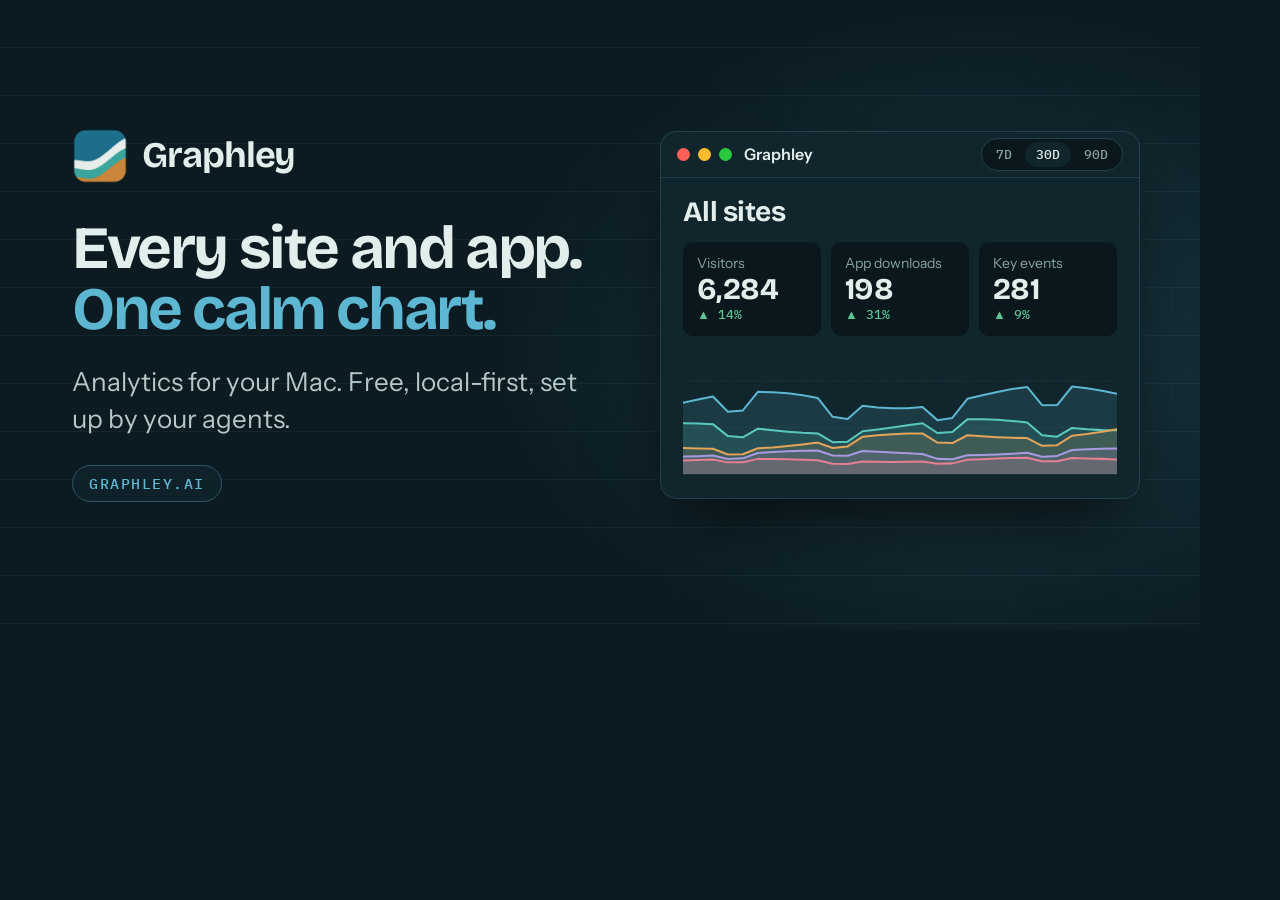
<file: tools/social-card.html>
<!doctype html>
<!-- Source for /social-card.png (1200 × 630). Render with tools/render-social-card.js. Not deployed. Sample data only. -->
<html lang="en">
<head>
<meta charset="utf-8">
<style>
  @font-face { font-family: "Bricolage Grotesque"; src: url("../assets/fonts/bricolage-grotesque-latin-wght-normal.woff2") format("woff2"); font-weight: 200 800; }
  @font-face { font-family: "Instrument Sans"; src: url("../assets/fonts/instrument-sans-latin-wght-normal.woff2") format("woff2"); font-weight: 400 700; }
  @font-face { font-family: "IBM Plex Mono"; src: url("../assets/fonts/ibm-plex-mono-latin-500-normal.woff2") format("woff2"); font-weight: 500; }
  * { box-sizing: border-box; margin: 0; }
  body { width: 1200px; height: 630px; overflow: hidden; background: #0b1b21; color: #e2eeec; font-family: "Instrument Sans", sans-serif; -webkit-font-smoothing: antialiased; }
  .card { position: relative; width: 1200px; height: 630px; display: grid; grid-template-columns: 540px 1fr; align-items: center; gap: 48px; padding: 0 60px 0 72px;
    background:
      radial-gradient(700px 480px at 82% 55%, rgba(93, 182, 210, .2), transparent 70%),
      repeating-linear-gradient(to bottom, transparent 0 47px, rgba(93, 182, 210, .07) 47px 48px),
      #0b1b21; }
  .brand { display: flex; align-items: center; gap: 14px; font: 700 36px/1 "Bricolage Grotesque"; letter-spacing: -.03em; }
  .brand img { width: 56px; height: 56px; display: block; }
  h1 { margin-top: 34px; font: 700 60px/1.02 "Bricolage Grotesque"; white-space: nowrap; letter-spacing: -.04em; }
  h1 em { font-style: normal; color: #5db6d2; }
  .copy p { margin-top: 24px; font-size: 26px; line-height: 1.4; color: #b4c8c7; }
  .pill { display: inline-block; margin-top: 28px; padding: 7px 16px; border: 1px solid #2f5561; border-radius: 999px; background: rgba(17, 37, 44, .8); font: 500 15px/1.4 "IBM Plex Mono"; letter-spacing: .1em; color: #5db6d2; }

  .win { border: 1px solid #21404a; border-radius: 16px; overflow: hidden; background: #11252c; box-shadow: 0 30px 70px -20px rgba(0, 0, 0, .8); }
  .bar { display: flex; align-items: center; gap: 12px; height: 46px; padding: 0 16px; border-bottom: 1px solid #21404a; font-size: 16px; font-weight: 600; }
  .lights { display: flex; gap: 8px; }
  .lights i { width: 13px; height: 13px; border-radius: 50%; background: #ff5f57; }
  .lights i:nth-child(2) { background: #febc2e; }
  .lights i:nth-child(3) { background: #28c840; }
  .bar .grow { flex: 1; }
  .seg { display: flex; gap: 2px; padding: 3px; border: 1px solid #21404a; border-radius: 999px; background: #0a171c; font: 500 13px/1 "IBM Plex Mono"; color: #88a2a2; }
  .seg span { padding: 6px 11px; border-radius: 999px; }
  .seg .on { background: #11252c; color: #e2eeec; }
  .main { padding: 20px 22px 18px; }
  .main h3 { font: 700 28px/1 "Bricolage Grotesque"; letter-spacing: -.02em; }
  .kpis { display: grid; grid-template-columns: repeat(3, 1fr); gap: 10px; margin-top: 16px; }
  .kpi { padding: 12px 14px; border-radius: 10px; background: #0a171c; }
  .kpi .l { font-size: 14px; color: #88a2a2; }
  .kpi .v { font: 700 30px/1.15 "Bricolage Grotesque"; letter-spacing: -.02em; }
  .kpi .d { font: 500 13px/1.4 "IBM Plex Mono"; color: #5cc594; }
  svg { display: block; width: 100%; margin-top: 14px; }
</style>
</head>
<body>
<div class="card">
  <div class="copy">
    <div class="brand"><img src="../assets/icon.png" alt="">Graphley</div>
    <h1>Every site and app.<br><em>One calm chart.</em></h1>
    <p>Analytics for your Mac. Free, local-first, set up by your agents.</p>
    <div class="pill">GRAPHLEY.AI</div>
  </div>
  <div class="win">
    <div class="bar"><span class="lights"><i></i><i></i><i></i></span>Graphley<span class="grow"></span><span class="seg"><span>7D</span><span class="on">30D</span><span>90D</span></span></div>
    <div class="main">
      <h3>All sites</h3>
      <div class="kpis">
        <div class="kpi"><div class="l">Visitors</div><div class="v">6,284</div><div class="d">▲ 14%</div></div>
        <div class="kpi"><div class="l">App downloads</div><div class="v">198</div><div class="d">▲ 31%</div></div>
        <div class="kpi"><div class="l">Key events</div><div class="v">281</div><div class="d">▲ 9%</div></div>
      </div>
      <svg id="chart" viewBox="0 0 560 168"></svg>
    </div>
  </div>
</div>
<script>
  // Sample curves only, one per made-up site.
  var colors = ['#5db6d2', '#59c9bf', '#e3a45a', '#a79ae0', '#e57f93'];
  var bases = [92, 58, 34, 26, 17], out = '';
  [40, 100, 160].forEach(function (y, i) { out += '<line x1="0" x2="560" y1="' + y + '" y2="' + y + '" stroke="#21404a" ' + (i < 2 ? 'stroke-dasharray="2 3"' : '') + '/>'; });
  bases.forEach(function (b, s) {
    var pts = [];
    for (var i = 0; i < 30; i++) {
      var v = b * (1 + 0.004 * i * (s === 2 ? 6 : 1)) * (1 + 0.13 * Math.sin((i + s * 5) / 3.1)) * ((i + 2) % 7 > 4 ? 0.78 : 1);
      pts.push([i * 560 / 29, 160 - v]);
    }
    var line = pts.map(function (p, i) { return (i ? 'L' : 'M') + p[0].toFixed(1) + ' ' + p[1].toFixed(1); }).join(' ');
    out += '<path d="' + line + ' L560 160 L0 160 Z" fill="' + colors[s] + '" opacity=".14"/><path d="' + line + '" fill="none" stroke="' + colors[s] + '" stroke-width="2.6" stroke-linejoin="round" stroke-linecap="round"/>';
  });
  document.getElementById('chart').innerHTML = out;
</script>
</body>
</html>
</file>
<file: assets/site.css>
/* Graphley site. The "Tide table" direction: a calm sea-glass ground, harbor-blue ink,
   a sturdy grotesk for headings and mono figures that line up, one color per site.
   Same structure as the other app sites. The page's own motif is the tide
   chart: faint ruled lines behind the hero, a working dashboard in it, and a status
   bar at the foot. The site follows the system appearance; the preview has its own toggle. */

@font-face {
  font-family: "Bricolage Grotesque";
  src: url("/assets/fonts/bricolage-grotesque-latin-wght-normal.woff2") format("woff2");
  font-weight: 200 800;
  font-display: swap;
}
@font-face {
  font-family: "Instrument Sans";
  src: url("/assets/fonts/instrument-sans-latin-wght-normal.woff2") format("woff2");
  font-weight: 400 700;
  font-display: swap;
}
@font-face {
  font-family: "IBM Plex Mono";
  src: url("/assets/fonts/ibm-plex-mono-latin-400-normal.woff2") format("woff2");
  font-weight: 400;
  font-display: swap;
}
@font-face {
  font-family: "IBM Plex Mono";
  src: url("/assets/fonts/ibm-plex-mono-latin-500-normal.woff2") format("woff2");
  font-weight: 500;
  font-display: swap;
}

:root {
  color-scheme: light;
  --bg: #e6edeb;
  --bg-2: #dde6e3;
  --surface: #f7faf9;
  --surface-2: #edf3f1;
  --sunk: #dae4e1;
  --line: #c3d2ce;
  --line-2: #a9bdb8;
  --ink: #0e2830;
  --ink-2: #2f4c52;
  --muted: #557070;
  /* Brand: the four colors of the Stacked tide icon (mark.svg). Everything else is tuned from these. */
  --tide: #1d6e8a; --foam: #e6edeb; --lagoon: #3ba49c; --amber: #c9853a;
  --accent: #1d6e8a;
  --accent-strong: #175a71;
  --accent-ink: #ffffff;
  /* Filled buttons and selections: Tide blue in both modes, like the icon. */
  --fill: var(--tide);
  --fill-strong: #175a71;
  --fill-ink: #ffffff;
  --up: #247a72;
  --down: #b0503a;
  --s1: #1d6e8a; --s2: #3ba49c; --s3: #c9853a; --s4: #7a6cb0; --s5: #c2566b;
  --shadow: 0 1px 0 rgb(14 40 48 / .06), 0 24px 50px -24px rgb(14 40 48 / .34);
  --display: "Bricolage Grotesque", "Instrument Sans", ui-sans-serif, system-ui, -apple-system, sans-serif;
  --sans: "Instrument Sans", ui-sans-serif, system-ui, -apple-system, "Helvetica Neue", sans-serif;
  --mono: "IBM Plex Mono", ui-monospace, "SF Mono", SFMono-Regular, Menlo, monospace;
  /* Names the shared apps block expects from its host site. */
  --paper: var(--ink);
  --signal: var(--accent);
  --rule: var(--line);
}
@media (prefers-color-scheme: dark) {
  :root {
    color-scheme: dark;
    --bg: #0b1b21;
    --bg-2: #0e2027;
    --surface: #11252c;
    --surface-2: #163039;
    --sunk: #0a171c;
    --line: #21404a;
    --line-2: #2f5561;
    --ink: #e2eeec;
    --ink-2: #b4c8c7;
    --muted: #88a2a2;
    /* Tide is too dark for text on the night background, so text accents use Lagoon. */
    --accent: #5ec4ba;
    --accent-strong: #86d6cd;
    --accent-ink: #06161b;
    --fill-strong: #247e9d;
    --fill-ink: #f2f7f6;
    --up: #5ec4ba;
    --down: #e58a72;
    --s1: #5db6d2; --s2: #59c9bf; --s3: #e3a45a; --s4: #a79ae0; --s5: #e57f93;
    --shadow: 0 24px 50px -24px rgb(0 0 0 / .7);
  }
}

* { box-sizing: border-box; }
html { scroll-behavior: smooth; scroll-padding-top: 88px; }
body {
  margin: 0;
  min-width: 320px;
  background: var(--bg);
  color: var(--ink);
  font: 16px/1.65 var(--sans);
  -webkit-font-smoothing: antialiased;
  overflow-x: clip;
}
h1, h2, h3, h4, p, dl, dd, ol, ul, figure { margin: 0; }
img, svg { max-width: 100%; }
a { color: var(--accent); text-underline-offset: .22em; }
a:hover { color: var(--ink); }
button { font: inherit; color: inherit; }
:is(a, button):focus-visible { outline: 2px solid var(--accent); outline-offset: 3px; border-radius: 4px; }
code { font: .88em/1.5 var(--mono); padding: .08em .38em; border-radius: 5px; background: var(--sunk); color: var(--ink); overflow-wrap: anywhere; }
.visually-hidden { position: absolute; width: 1px; height: 1px; overflow: hidden; clip-path: inset(50%); white-space: nowrap; }
.nowrap { white-space: nowrap; }

.shell { width: min(1160px, 100% - 48px); margin-inline: auto; }
.skip { position: fixed; z-index: 100; inset: 8px auto auto 8px; padding: 8px 16px; background: var(--surface); color: var(--ink); border-radius: 8px; transform: translateY(-200%); }
.skip:focus { transform: none; }

/* Header */
.site-header {
  position: sticky; top: 0; z-index: 50;
  background: color-mix(in srgb, var(--bg) 84%, transparent);
  -webkit-backdrop-filter: blur(14px); backdrop-filter: blur(14px);
  border-bottom: 1px solid var(--line);
}
.nav { height: 68px; display: flex; align-items: center; justify-content: space-between; gap: 20px; }
.wordmark { display: inline-flex; align-items: center; gap: 10px; color: var(--ink); text-decoration: none; font: 700 1.3rem/1 var(--display); letter-spacing: -.03em; }
.wordmark img { width: 30px; height: 30px; display: block; }
.nav nav { display: flex; align-items: center; gap: clamp(14px, 2.4vw, 28px); }
.nav nav a { color: var(--ink-2); text-decoration: none; font-size: .9rem; font-weight: 500; white-space: nowrap; transition: color .15s; }
.nav nav a:hover, .nav nav a[aria-current="page"] { color: var(--accent); }
.nav nav a.nav-cta { display: inline-flex; align-items: center; gap: 7px; padding: 7px 13px; border: 1px solid transparent; border-radius: 8px; background: var(--fill); color: var(--fill-ink); }
.nav nav a.nav-cta:hover { background: var(--fill-strong); color: var(--fill-ink); }

/* Buttons */
.button {
  display: inline-flex; align-items: center; justify-content: center; gap: 9px;
  min-height: 46px; padding: 10px 20px;
  border: 1px solid transparent; border-radius: 10px;
  background: var(--fill); color: var(--fill-ink);
  font-weight: 650; font-size: .95rem; text-decoration: none; white-space: nowrap; cursor: pointer;
  transition: background .15s, border-color .15s;
}
.button:hover { background: var(--fill-strong); color: var(--fill-ink); }
.button.secondary { background: transparent; color: var(--ink); border-color: var(--line-2); }
.button.secondary:hover { background: var(--surface); border-color: var(--accent); color: var(--ink); }
.button svg { flex-shrink: 0; }

/* Eyebrows and headings. Each eyebrow opens with a small tide line. */
.mark { display: flex; align-items: center; gap: 10px; margin-bottom: 18px; font: 500 .8rem/1.4 var(--mono); letter-spacing: .02em; color: var(--accent); }
.mark::before {
  content: ""; width: 22px; height: 12px; flex-shrink: 0;
  background: currentColor;
  -webkit-mask: url("data:image/svg+xml,%3Csvg xmlns='http://www.w3.org/2000/svg' viewBox='0 0 22 12'%3E%3Cpath d='M1 9c3 0 4-4 7-4s3 4 6 3 3-6 7-7' fill='none' stroke='%23000' stroke-width='2' stroke-linecap='round'/%3E%3C/svg%3E") center / contain no-repeat;
  mask: url("data:image/svg+xml,%3Csvg xmlns='http://www.w3.org/2000/svg' viewBox='0 0 22 12'%3E%3Cpath d='M1 9c3 0 4-4 7-4s3 4 6 3 3-6 7-7' fill='none' stroke='%23000' stroke-width='2' stroke-linecap='round'/%3E%3C/svg%3E") center / contain no-repeat;
}
h1, h2 { font-family: var(--display); font-weight: 700; line-height: 1.02; letter-spacing: -.04em; text-wrap: balance; }
h2 { font-size: clamp(2.1rem, 4.6vw, 3.4rem); }
h2 em, h1 em { font-style: normal; color: var(--accent); }
.lead { margin-top: 20px; max-width: 58ch; font-size: 1.12rem; line-height: 1.6; color: var(--ink-2); text-wrap: pretty; }
.lead strong { color: var(--ink); font-weight: 600; }
.section { padding-block: clamp(72px, 10vw, 128px); }
.section-head { max-width: 780px; margin-bottom: clamp(36px, 5vw, 56px); }
.band { background: var(--bg-2); border-block: 1px solid var(--line); }

/* Hero */
.hero { position: relative; padding-block: clamp(56px, 8vw, 96px) 0; text-align: center; }
.hero::before {
  content: ""; position: absolute; inset: 0 0 auto; height: 720px; z-index: -1; pointer-events: none;
  background:
    radial-gradient(60% 55% at 50% 0%, color-mix(in srgb, var(--accent) 16%, transparent), transparent 70%),
    repeating-linear-gradient(to bottom, transparent 0 47px, color-mix(in srgb, var(--accent) 12%, transparent) 47px 48px);
  -webkit-mask-image: linear-gradient(to bottom, #000 30%, transparent);
  mask-image: linear-gradient(to bottom, #000 30%, transparent);
}
.pill {
  display: inline-flex; align-items: center; gap: 9px; margin-bottom: 26px; padding: 6px 14px;
  border: 1px solid var(--line-2); border-radius: 999px; background: color-mix(in srgb, var(--surface) 75%, transparent);
  font: 500 .75rem/1.4 var(--mono); letter-spacing: .08em; text-transform: uppercase; color: var(--accent);
}
.pill i { width: 6px; height: 6px; border-radius: 50%; background: var(--up); }
.hero h1 { font-size: clamp(2.8rem, 8vw, 6.1rem); max-width: 13ch; margin-inline: auto; }
.hero .lead { margin-inline: auto; max-width: 58ch; font-size: clamp(1.05rem, 1.7vw, 1.22rem); }
.actions { display: flex; flex-wrap: wrap; justify-content: center; gap: 12px; margin-top: 32px; }
.actions-left { justify-content: flex-start; }
.fineprint { margin-top: 18px; font: .78rem/1.5 var(--mono); color: var(--muted); }

/* The working preview: the Graphley Mac window with sample data. It carries its own
   light and dark tokens so the Appearance toggle works whatever the site theme is. */
.stage { position: relative; margin-top: clamp(40px, 6vw, 68px); }
.stage::before {
  content: ""; position: absolute; inset: 10% 8% 6%; z-index: -1; border-radius: 40px;
  background: color-mix(in srgb, var(--accent) 22%, transparent); filter: blur(80px);
}
.gw {
  --w-bg: #f7faf9; --w-side: #edf3f1; --w-sunk: #dae4e1; --w-ink: #0e2830; --w-muted: #557070; --w-line: #c3d2ce;
  --w-accent: #1d6e8a; --w-accent-ink: #fff; --w-up: #247a72; --w-down: #b0503a;
  --k1: #1d6e8a; --k2: #3ba49c; --k3: #c9853a; --k4: #7a6cb0; --k5: #c2566b; --w-fill: .14;
  color-scheme: light;
  display: grid; grid-template-rows: auto 1fr;
  border: 1px solid var(--w-line); border-radius: 14px; overflow: hidden; text-align: left;
  background: var(--w-bg); color: var(--w-ink);
  box-shadow: var(--shadow);
  font: 13px/1.45 var(--sans);
  transition: background .25s, color .25s;
}
.gw[data-appearance="dark"] {
  --w-bg: #11252c; --w-side: #0e2027; --w-sunk: #0a171c; --w-ink: #e2eeec; --w-muted: #88a2a2; --w-line: #21404a;
  --w-accent: #1d6e8a; --w-accent-ink: #f2f7f6; --w-up: #5ec4ba; --w-down: #e58a72;
  --k1: #5db6d2; --k2: #59c9bf; --k3: #e3a45a; --k4: #a79ae0; --k5: #e57f93; --w-fill: .2;
  color-scheme: dark;
}
.gw-title { display: flex; align-items: center; gap: 14px; min-width: 0; padding: 10px 14px; border-bottom: 1px solid var(--w-line); }
.gw-title b { font-weight: 650; font-size: 13px; }
.gw-title .grow { flex: 1; }
.lights { display: flex; gap: 7px; }
.lights i { width: 12px; height: 12px; border-radius: 50%; display: block; background: #ff5f57; }
.lights i:nth-child(2) { background: #febc2e; }
.lights i:nth-child(3) { background: #28c840; }
.seg { display: inline-flex; gap: 2px; padding: 3px; border: 1px solid var(--w-line); border-radius: 999px; background: var(--w-sunk); }
.seg button { padding: 4px 11px; border: 0; border-radius: 999px; background: none; color: var(--w-muted); font: 500 12px/1.4 var(--mono); cursor: pointer; }
.seg button[aria-pressed="true"] { background: var(--w-bg); color: var(--w-ink); box-shadow: 0 1px 2px rgb(0 0 0 / .14); }
.sync { display: inline-flex; align-items: center; gap: 6px; font-size: 12px; color: var(--w-muted); white-space: nowrap; }
.sync i { width: 7px; height: 7px; border-radius: 50%; background: var(--w-up); }
.gw-body { display: grid; grid-template-columns: 208px minmax(0, 1fr); min-height: 480px; }
.gw-side { display: flex; flex-direction: column; gap: 2px; padding: 12px 8px; background: var(--w-side); border-right: 1px solid var(--w-line); }
.side-label { margin: 12px 10px 4px; font: 600 10.5px/1.4 var(--sans); letter-spacing: .08em; text-transform: uppercase; color: var(--w-muted); }
.side-label:first-child { margin-top: 2px; }
.site { display: flex; align-items: center; gap: 8px; width: 100%; padding: 6px 10px; border: 0; border-radius: 8px; background: none; color: var(--w-ink); font-size: 13px; text-align: left; cursor: pointer; white-space: nowrap; }
.site:hover { background: var(--w-sunk); }
.site[aria-pressed="true"] { background: var(--w-accent); color: var(--w-accent-ink); }
.site .n { margin-left: auto; font: 11.5px/1 var(--mono); opacity: .75; font-variant-numeric: tabular-nums; }
.dot { width: 8px; height: 8px; flex: none; border-radius: 50%; }
.site[aria-pressed="true"] .dot { box-shadow: 0 0 0 1.5px var(--w-accent-ink); }
.gw .k1 { --k: var(--k1); } .gw .k2 { --k: var(--k2); } .gw .k3 { --k: var(--k3); } .gw .k4 { --k: var(--k4); } .gw .k5 { --k: var(--k5); }
.dot, .gw-legend i { background: var(--k); }
.gw-main { min-width: 0; padding: 20px 24px 18px; }
.gw-head h3 { font: 700 26px/1.05 var(--display); letter-spacing: -.02em; }
.gw-head p { margin-top: 4px; color: var(--w-muted); font-size: 12.5px; }
.gw-kpis { display: grid; grid-template-columns: repeat(4, minmax(0, 1fr)); gap: 10px; margin-top: 16px; }
.gw-kpi { min-width: 0; padding: 11px 13px; border-radius: 10px; background: var(--w-sunk); }
.gw-kpi .l { font-size: 11.5px; color: var(--w-muted); white-space: nowrap; overflow: hidden; text-overflow: ellipsis; }
.gw-kpi .v { margin-top: 2px; font: 700 26px/1.1 var(--display); letter-spacing: -.02em; font-variant-numeric: tabular-nums; }
.gw-kpi .d { min-height: 1.4em; font: 500 11.5px/1.4 var(--mono); color: var(--w-muted); white-space: nowrap; overflow: hidden; text-overflow: ellipsis; }
.gw-kpi .d.up { color: var(--w-up); }
.gw-kpi .d.down { color: var(--w-down); }
.gw-chart { margin-top: 12px; padding: 12px 14px 8px; border: 1px solid var(--w-line); border-radius: 10px; }
.gw-chart-head { display: flex; flex-wrap: wrap; align-items: baseline; justify-content: space-between; gap: 6px 14px; margin-bottom: 4px; }
.gw-chart-head b { font-weight: 650; font-size: 13px; }
.gw-legend { display: flex; flex-wrap: wrap; gap: 4px 12px; font-size: 11.5px; color: var(--w-muted); }
.gw-legend span { display: inline-flex; align-items: center; gap: 5px; transition: opacity .2s; }
.gw-legend i { width: 8px; height: 8px; border-radius: 2px; }
.gw-legend span.off { opacity: .35; }
.gw-readout { width: 100%; min-height: 1.4em; font: 11.5px/1.4 var(--mono); color: var(--w-muted); font-variant-numeric: tabular-nums; }
.gw-chart svg { display: block; width: 100%; height: auto; overflow: visible; touch-action: pan-y; }
.gw-chart .grid line { stroke: var(--w-line); stroke-width: 1; }
.gw-chart .grid line + line { stroke-dasharray: 2 3; }
.gw-chart .axis text { fill: var(--w-muted); font: 10.5px var(--mono); }
.gw-chart .area { fill: var(--k); opacity: var(--w-fill); stroke: none; transition: opacity .25s; }
.gw-chart .line { fill: none; stroke: var(--k); stroke-width: 2; stroke-linejoin: round; stroke-linecap: round; transition: opacity .25s; }
.gw-chart .is-off { opacity: 0; }
.gw-chart svg.all .area { opacity: calc(var(--w-fill) * .5); }
.gw-chart .hover-line { stroke: var(--w-muted); stroke-width: 1; stroke-dasharray: 3 3; }
.gw-chart .hover-dot { fill: var(--w-bg); stroke: var(--w-ink); stroke-width: 1.5; }
.gw-foot { display: flex; flex-wrap: wrap; justify-content: space-between; gap: 4px 16px; margin-top: 12px; font-size: 11.5px; color: var(--w-muted); }
.gw-foot b { font-weight: 600; color: var(--w-ink); }

.stage-note { display: flex; flex-wrap: wrap; align-items: center; justify-content: center; gap: 12px 28px; margin-top: 20px; font-size: .88rem; color: var(--muted); }
.chooser { display: inline-flex; align-items: center; gap: 8px; }
.chooser .opts { display: inline-flex; padding: 3px; border: 1px solid var(--line); border-radius: 9px; background: var(--surface); }
.chooser button { padding: 4px 12px; border: 0; border-radius: 6px; background: none; color: var(--ink-2); font-size: .82rem; font-weight: 500; cursor: pointer; white-space: nowrap; }
.chooser button[aria-pressed="true"] { background: var(--fill); color: var(--fill-ink); }

/* Facts */
.facts { display: grid; grid-template-columns: repeat(4, minmax(0, 1fr)); margin-top: clamp(56px, 7vw, 88px); border-block: 1px solid var(--line); text-align: left; }
.facts div { padding: 28px 24px 28px 0; }
.facts div + div { padding-left: 24px; border-left: 1px solid var(--line); }
.facts dt { font: 700 clamp(2.2rem, 4vw, 3rem)/1 var(--display); letter-spacing: -.04em; color: var(--accent); font-variant-numeric: tabular-nums; }
.facts dd { margin-top: 10px; font-size: .92rem; line-height: 1.45; color: var(--ink-2); }

/* Bento cards */
.bento { display: grid; grid-template-columns: repeat(6, minmax(0, 1fr)); gap: 16px; }
.card { grid-column: span 2; display: flex; flex-direction: column; gap: 10px; padding: 26px; border: 1px solid var(--line); border-radius: 16px; background: var(--surface); min-width: 0; }
.card.wide { grid-column: span 3; }
.card h3 { font: 650 1.18rem/1.25 var(--sans); letter-spacing: -.015em; }
.card p { color: var(--ink-2); font-size: .96rem; line-height: 1.55; }
.card .visual { margin-top: auto; padding-top: 16px; }
.mini { border: 1px solid var(--line); border-radius: 10px; background: var(--bg); font: 12.5px/1.5 var(--mono); overflow: hidden; }
.mini-row { display: flex; align-items: center; gap: 10px; padding: 9px 12px; min-width: 0; }
.mini-row + .mini-row { border-top: 1px solid var(--line); }
.mini-row .lbl { width: 72px; flex-shrink: 0; color: var(--muted); }
.mini-row .val { min-width: 0; overflow-wrap: anywhere; color: var(--ink); }
.mini-row .val b { font-weight: 500; color: var(--accent); }
.mini-row .end { margin-left: auto; flex-shrink: 0; color: var(--muted); }
.chips { display: flex; flex-wrap: wrap; gap: 8px; list-style: none; padding: 0; }
.chips li { padding: 4px 11px; border: 1px solid var(--line-2); border-radius: 999px; background: var(--bg); font: 12.5px/1.5 var(--mono); color: var(--ink-2); }

/* Split sections, ticks */
.split { display: grid; grid-template-columns: minmax(0, 6fr) minmax(0, 5fr); gap: clamp(32px, 6vw, 80px); align-items: center; }
.ticks { list-style: none; padding: 0; margin-top: 28px; display: grid; gap: 14px; }
.ticks li { display: grid; grid-template-columns: 22px minmax(0, 1fr); gap: 12px; color: var(--ink-2); }
.ticks li::before { content: ""; width: 6px; height: 6px; margin: .62em auto 0; border-radius: 50%; background: var(--accent); }
.ticks strong { color: var(--ink); font-weight: 600; }

/* iPhone figure (sample data) */
.phone { justify-self: center; width: min(300px, 100%); }
.phone-frame { padding: 11px; border-radius: 46px; background: #0b1b21; box-shadow: 0 0 0 1px #2f5561, var(--shadow); }
.phone-screen { position: relative; min-height: 500px; padding: 48px 18px 22px; border-radius: 36px; background: var(--surface); color: var(--ink); }
.phone-screen::before { content: ""; position: absolute; top: 12px; left: 50%; width: 92px; height: 26px; border-radius: 999px; background: #0b1b21; transform: translateX(-50%); }
.phone-screen h4 { font: 700 30px/1.05 var(--display); letter-spacing: -.03em; }
.phone-screen .sub { margin: 4px 0 16px; font-size: 12.5px; color: var(--muted); }
.phone-row { display: grid; grid-template-columns: 8px minmax(0, 1fr) auto; align-items: center; gap: 10px; padding: 11px 0; border-top: 1px solid var(--line); }
.phone-row > i { width: 8px; height: 8px; border-radius: 50%; background: var(--k); }
.phone-row b { display: block; font-size: 14px; font-weight: 600; }
.phone-row small { display: block; font-size: 11.5px; color: var(--muted); }
.phone-row .num { display: grid; grid-template-columns: auto 56px; align-items: center; column-gap: 8px; text-align: right; font: 500 15px/1.2 var(--mono); font-variant-numeric: tabular-nums; }
.phone-row .num svg { grid-column: 2; grid-row: 1 / span 2; width: 56px; height: 20px; }
.phone-row .num svg path { fill: none; stroke: var(--k); stroke-width: 1.8; stroke-linecap: round; stroke-linejoin: round; }
.phone-row em { font: 500 11px/1.3 var(--mono); font-style: normal; color: var(--up); }
.phone-row em.down { color: var(--down); }
.phone .k1 { --k: var(--s1); } .phone .k2 { --k: var(--s2); } .phone .k3 { --k: var(--s3); } .phone .k4 { --k: var(--s4); }
.phone figcaption { margin-top: 14px; text-align: center; font: .75rem/1.4 var(--mono); color: var(--muted); }

/* Agent session */
.agent { display: grid; grid-template-columns: minmax(0, 5fr) minmax(0, 6fr); gap: clamp(32px, 6vw, 80px); align-items: center; }
.clients { display: flex; flex-wrap: wrap; gap: 8px; margin-top: 26px; }
.clients a { display: inline-flex; align-items: center; gap: 8px; padding: 8px 14px; border: 1px solid var(--line-2); border-radius: 999px; background: var(--surface); color: var(--ink); font-size: .92rem; font-weight: 550; text-decoration: none; }
.clients a:hover { border-color: var(--accent); color: var(--accent); }
.clients svg { color: var(--accent); }
.agent .actions { justify-content: flex-start; }
.session { border: 1px solid var(--line); border-radius: 16px; background: var(--surface); box-shadow: var(--shadow); overflow: hidden; }
.session-bar { display: flex; flex-wrap: wrap; align-items: center; justify-content: space-between; gap: 10px 16px; padding: 12px 16px; border-bottom: 1px solid var(--line); background: var(--surface-2); font: 500 .78rem/1.4 var(--mono); color: var(--muted); }
.session-body { display: grid; gap: 14px; padding: 20px; }
.say { max-width: 46ch; padding: 11px 14px; border-radius: 14px; font-size: .95rem; line-height: 1.5; }
.say.you { justify-self: end; background: var(--fill); color: var(--fill-ink); border-bottom-right-radius: 4px; }
.say.agent-says { background: var(--sunk); color: var(--ink); border-bottom-left-radius: 4px; }
.calls { list-style: none; padding: 0; display: grid; gap: 6px; }
.calls li { display: grid; grid-template-columns: 18px minmax(0, 1fr); gap: 10px; align-items: start; padding: 9px 12px; border: 1px solid var(--line); border-radius: 10px; background: var(--bg); }
.calls li::before { content: ""; width: 14px; height: 14px; margin-top: 3px; border-radius: 50%; background: var(--up); -webkit-mask: url("data:image/svg+xml,%3Csvg xmlns='http://www.w3.org/2000/svg' viewBox='0 0 16 16'%3E%3Cpath d='M8 0a8 8 0 1 0 0 16A8 8 0 0 0 8 0Zm3.7 5.8-4.4 4.6a.8.8 0 0 1-1.1 0L4.3 8.5a.8.8 0 1 1 1.1-1.1l1.3 1.3 3.9-4a.8.8 0 0 1 1.1 1.1Z'/%3E%3C/svg%3E") center / contain no-repeat; mask: url("data:image/svg+xml,%3Csvg xmlns='http://www.w3.org/2000/svg' viewBox='0 0 16 16'%3E%3Cpath d='M8 0a8 8 0 1 0 0 16A8 8 0 0 0 8 0Zm3.7 5.8-4.4 4.6a.8.8 0 0 1-1.1 0L4.3 8.5a.8.8 0 1 1 1.1-1.1l1.3 1.3 3.9-4a.8.8 0 0 1 1.1 1.1Z'/%3E%3C/svg%3E") center / contain no-repeat; }
.calls li.blocked::before { background: var(--down); }
.calls b { display: block; font: 500 .84rem/1.4 var(--mono); color: var(--ink); }
.calls span { display: block; font-size: .84rem; color: var(--muted); }
.session[data-mode="write"] .only-read, .session[data-mode="read"] .only-write { display: none; }

/* Privacy trio */
.trio { display: grid; grid-template-columns: repeat(3, minmax(0, 1fr)); gap: clamp(24px, 4vw, 48px); }
.trio h3 { display: flex; align-items: center; gap: 10px; font: 650 1.1rem/1.3 var(--sans); margin-bottom: 8px; }
.trio h3::before { content: ""; width: 7px; height: 7px; flex-shrink: 0; border-radius: 50%; background: var(--up); }
.trio p { color: var(--ink-2); font-size: .96rem; }

/* Download and install */
.install { align-items: start; }
.install .actions { justify-content: flex-start; }
.install-steps { list-style: none; padding: 0; display: grid; gap: 0; counter-reset: step; border: 1px solid var(--line); border-radius: 16px; background: var(--surface); }
.install-steps li { counter-increment: step; display: grid; grid-template-columns: 30px minmax(0, 1fr); gap: 16px; padding: 20px 24px; color: var(--ink-2); }
.install-steps li + li { border-top: 1px solid var(--line); }
.install-steps li::before { content: counter(step); display: grid; place-items: center; width: 30px; height: 30px; border: 1px solid var(--line-2); border-radius: 8px; background: var(--bg); font: 500 .8rem var(--mono); color: var(--accent); }
.install-steps li > span, .install-steps li > div { padding-top: 2px; min-width: 0; }
.install-steps strong { color: var(--ink); font-weight: 600; }

/* Discord callout, just above the newsletter */
.discord-callout { display: flex; align-items: center; gap: 24px 32px; margin-bottom: 16px; padding: 32px; border: 1px solid var(--line); border-radius: 16px; background: var(--surface); scroll-margin-top: 90px; }
.discord-avatar { flex-shrink: 0; width: 72px; height: 72px; border-radius: 50%; object-fit: cover; box-shadow: 0 0 0 1px rgb(245 128 37 / .6), 0 0 22px rgb(245 128 37 / .38); }
.discord-copy { flex: 1; min-width: 0; }
.discord-callout h2 { margin: 0 0 10px; font: 650 1.75rem/1.15 var(--sans); letter-spacing: -.03em; }
.discord-callout p { margin: 0; max-width: 560px; color: var(--ink-2); }
.discord-callout .button { flex-shrink: 0; }
@media (max-width: 720px) { .discord-callout { flex-direction: column; align-items: flex-start; padding: 28px 24px; } }

/* Newsletter and feedback, as on the other sites */
.about-us { display: grid; grid-template-columns: repeat(2, minmax(0, 1fr)); gap: 16px; padding-bottom: clamp(40px, 6vw, 72px); }
.about-card { padding: 32px; border: 1px solid var(--line); border-radius: 16px; background: var(--surface); }
.about-icon { display: block; color: var(--accent); }
.about-card h2 { margin: 20px 0 12px; font: 650 1.75rem/1.15 var(--sans); letter-spacing: -.03em; }
.about-card p { max-width: 440px; margin-bottom: 22px; color: var(--ink-2); }
.about-card p.about-note { margin: 20px 0 0; font-size: .8125rem; line-height: 1.6; color: var(--muted); }


/* Footer, with the app's status bar underneath */
.footer { display: flex; flex-wrap: wrap; align-items: center; justify-content: space-between; gap: 16px 24px; padding-block: 28px; border-top: 1px solid var(--line); color: var(--muted); font-size: .92rem; }
.footer nav { display: flex; flex-wrap: wrap; gap: 8px 24px; }
.footer a { color: var(--ink-2); text-decoration: none; }
.footer a:hover { color: var(--accent); }
.footer-credit { display: flex; flex-wrap: wrap; align-items: center; justify-content: space-between; gap: 12px 18px; padding-block: 0 28px; font: .75rem/1.4 var(--mono); color: var(--muted); }
.footer .product-credit, .footer-credit .product-credit { display: inline-flex; align-items: center; flex-shrink: 0; gap: 9px; padding: 6px 16px 6px 6px; border: 1px solid rgba(245, 128, 37, .3); border-radius: 999px; background: #000; color: #fff; font: 600 13.5px/1.4 var(--sans); white-space: nowrap; text-decoration: none; box-shadow: 0 4px 14px rgba(0, 0, 0, .28); transition: transform .15s, border-color .15s, box-shadow .15s; }
:is(.footer, .footer-credit) .product-credit:hover { color: #fff; transform: translateY(-1px); border-color: rgba(245, 128, 37, .65); box-shadow: 0 0 18px rgba(245, 128, 37, .22); }
.product-credit img { display: block; flex-shrink: 0; width: 24px; height: 24px; border-radius: 7px; object-fit: contain; }
.statusbar { border-top: 1px solid var(--line); background: var(--bg-2); font: .72rem/1 var(--mono); color: var(--muted); }
.statusbar .shell { display: flex; flex-wrap: wrap; align-items: center; gap: 6px 22px; padding-block: 10px; }
.statusbar .grow { flex: 1; }
.statusbar i { display: inline-block; width: 6px; height: 6px; margin-right: 8px; border-radius: 50%; background: var(--up); vertical-align: 1px; }

/* Inner pages: page head, docs layout, tables */
.page-head { padding-block: clamp(48px, 7vw, 88px) clamp(28px, 4vw, 44px); }
.page-head h1 { font-size: clamp(2.5rem, 5.6vw, 4.2rem); max-width: 18ch; }
.doc { display: grid; grid-template-columns: 200px minmax(0, 1fr); gap: clamp(28px, 5vw, 64px); align-items: start; padding-bottom: clamp(56px, 8vw, 96px); }
.doc.single { grid-template-columns: minmax(0, 1fr); }
.toc { position: sticky; top: 92px; display: grid; gap: 4px; font-size: .9rem; }
.toc strong { margin-bottom: 6px; font: 500 .75rem/1.4 var(--mono); letter-spacing: .06em; text-transform: uppercase; color: var(--muted); }
.toc a { padding: 3px 0; color: var(--ink-2); text-decoration: none; }
.toc a:hover { color: var(--accent); }
.prose { min-width: 0; max-width: 760px; }
.prose section { padding-block: 8px 28px; scroll-margin-top: 92px; }
.prose section + section { border-top: 1px solid var(--line); padding-top: 28px; }
.prose h2 { font-size: clamp(1.6rem, 3vw, 2.1rem); margin-bottom: 14px; }
.prose h3 { margin: 22px 0 6px; font: 650 1.08rem/1.35 var(--sans); }
.prose p, .prose li { color: var(--ink-2); }
.prose p + p, .prose ul + p, .prose .table-wrap + p { margin-top: 12px; }
.prose ul { padding-left: 1.2em; display: grid; gap: 6px; }
.prose strong { color: var(--ink); font-weight: 600; }
.note { margin-top: 16px; padding: 14px 16px; border: 1px solid var(--line); border-left: 3px solid var(--accent); border-radius: 10px; background: var(--surface); }
.prompt { margin-top: 10px; padding: 12px 14px; border: 1px solid var(--line); border-radius: 10px; background: var(--surface); font: .86rem/1.6 var(--mono); color: var(--ink); overflow-wrap: anywhere; }
.table-wrap { overflow-x: auto; border: 1px solid var(--line); border-radius: 12px; background: var(--surface); }
.tide-table { width: 100%; border-collapse: collapse; font-size: .92rem; line-height: 1.5; }
.tide-table th, .tide-table td { padding: 11px 14px; text-align: left; vertical-align: top; border-bottom: 1px solid var(--line); }
.tide-table thead th { font: 500 .74rem/1.4 var(--mono); letter-spacing: .06em; text-transform: uppercase; color: var(--muted); background: var(--surface-2); }
.tide-table td { color: var(--ink-2); }
.tide-table td:first-child { color: var(--ink); font-weight: 550; }
.tide-table tbody tr:last-child > * { border-bottom: 0; }
.tide-table code { background: none; padding: 0; overflow-wrap: anywhere; }
.status { display: inline-flex; align-items: center; gap: 6px; font: 500 .78rem/1.4 var(--mono); color: var(--muted); white-space: nowrap; }
.status::before { content: ""; width: 7px; height: 7px; border-radius: 50%; background: var(--line-2); }
.status.now { color: var(--up); }
.status.now::before { background: var(--up); }

/* Download page. As on the other app sites, the support card and the
   download sit side by side: support card on the left, download on the right. On narrow
   screens they stack: title, support card, download. */
.download-intro {
  display: grid; grid-template-columns: minmax(0, 432px) minmax(0, 1fr);
  grid-template-areas: "card head" "card get";
  column-gap: clamp(40px, 6vw, 88px); align-items: center;
  max-width: 1040px; padding-block: clamp(56px, 8vw, 104px) clamp(48px, 7vw, 88px);
  text-align: left;
}
.download-head { grid-area: head; align-self: end; }
.download-intro h1 { max-width: 16ch; margin-inline: 0; font-size: clamp(2.7rem, 5.6vw, 4.4rem); }
.download-intro .lead { margin-inline: 0; max-width: 36ch; text-wrap: balance; }
.download-get { grid-area: get; align-self: start; margin-top: 32px; }
.download-button {
  min-height: 62px; padding: 14px 32px; gap: 12px; border-radius: 14px;
  font-size: 1.14rem; font-weight: 700; letter-spacing: -.01em;
  box-shadow: 0 0 0 1px color-mix(in srgb, var(--accent) 45%, transparent), 0 14px 44px -12px color-mix(in srgb, var(--accent) 60%, transparent);
}
.download-button svg { margin-top: -3px; }
.download-get .fineprint + .fineprint { margin-top: 4px; }
.testflight-get { margin-top: 28px; }
.testflight-get .fineprint { margin-top: 10px; }
.download-support {
  grid-area: card; position: relative; overflow: hidden;
  padding: 30px 30px 28px;
  border: 1px solid var(--line-2); border-radius: 20px;
  background: radial-gradient(120% 90% at 100% 0%, color-mix(in srgb, var(--accent) 12%, transparent), transparent 60%), var(--surface);
  box-shadow: var(--shadow);
}
.download-support::before { content: ""; position: absolute; inset: 0 0 auto; height: 2px; background: linear-gradient(to right, var(--accent), transparent 85%); opacity: .8; }
.support-icon { display: grid; place-items: center; width: 40px; height: 40px; margin-bottom: 18px; border: 1px solid var(--line-2); border-radius: 12px; background: var(--bg); color: var(--accent); }
.download-support h2 { font: 650 1.6rem/1.15 var(--sans); letter-spacing: -.03em; text-wrap: initial; }
.download-support h2 span { display: block; color: var(--accent); }
.support-copy { margin-top: 12px; font-size: .95rem; line-height: 1.55; color: var(--ink-2); }
.download-support .button { min-height: 44px; margin-top: 20px; padding: 8px 20px; border-radius: 999px; font-size: .92rem; }
.download-guide { max-width: 1040px; padding-top: clamp(32px, 5vw, 56px); border-top: 1px solid var(--line); padding-bottom: clamp(40px, 6vw, 64px); }
.download-guide h2 { margin-bottom: 22px; font-size: clamp(1.8rem, 3.6vw, 2.6rem); }
.download-guide .install-steps p { margin-block: 8px 0; }
.download-guide > p { max-width: 70ch; margin-top: 16px; color: var(--ink-2); }
.download-verification { margin: 20px 0 0; color: var(--ink-2); }
.download-verification summary { cursor: pointer; color: var(--ink); font-weight: 550; }
.download-verification p { margin-top: 10px; }
.download-verification code { display: inline-block; margin-top: 8px; overflow-wrap: anywhere; }

/* Missing page */
.missing-page { display: flex; min-height: 100svh; flex-direction: column; }
.missing-page main { flex: 1 0 auto; }
.missing-editor .cta-row { display: flex; flex-wrap: wrap; gap: 12px; margin-top: 28px; }

/* Share pill (2026-11-21), behavior in assets/share.js */
.pm-share-btn.gx-share { --pm-share-accent: var(--accent); --pm-share-line: color-mix(in srgb, var(--accent) 60%, transparent); --pm-share-glow: color-mix(in srgb, var(--accent) 18%, transparent); --pm-share-glow-hover: color-mix(in srgb, var(--accent) 34%, transparent); color: var(--ink); background: color-mix(in srgb, var(--surface) 70%, transparent); height: 46px; padding: 0 22px 0 18px; }

@media (max-width: 960px) {
  .bento { grid-template-columns: repeat(2, minmax(0, 1fr)); }
  .card, .card.wide { grid-column: span 1; }
  .split, .agent { grid-template-columns: minmax(0, 1fr); }
  .gw-body { grid-template-columns: 172px minmax(0, 1fr); }
  .gw-kpis { grid-template-columns: repeat(2, minmax(0, 1fr)); }
  .doc { grid-template-columns: minmax(0, 1fr); }
  .toc { position: static; display: flex; flex-wrap: wrap; gap: 4px 16px; }
  .toc strong { width: 100%; margin-bottom: 0; }
}
@media (max-width: 900px) {
  .download-intro { grid-template-columns: minmax(0, 1fr); grid-template-areas: "head" "card" "get"; max-width: 560px; padding-top: 36px; text-align: center; }
  .download-intro h1, .download-intro .lead { margin-inline: auto; }
  .download-intro .lead { margin-top: 14px; max-width: 56ch; }
  .download-support { margin-top: 24px; padding: 18px 18px 16px; border-radius: 16px; text-align: left; }
  .support-icon { display: none; }
  .download-support h2 { font-size: 1.1rem; line-height: 1.3; }
  .download-support h2 span { display: inline; }
  .support-copy { margin-top: 6px; font-size: .9rem; line-height: 1.5; }
  .download-support .button { width: 100%; min-height: 42px; margin-top: 14px; }
  .download-get { margin-top: 16px; }
  .download-button { width: 100%; }
  .testflight-get .button { width: 100%; }
}
@media (max-width: 720px) {
  .shell { width: calc(100% - 32px); }
  .nav nav a.nav-hide { display: none; }
  .facts { grid-template-columns: repeat(2, minmax(0, 1fr)); }
  .facts div { padding: 22px 16px 22px 0; }
  .facts div + div { padding-left: 16px; }
  .facts div:nth-child(3) { padding-left: 0; border-left: 0; }
  .facts div:nth-child(n + 3) { border-top: 1px solid var(--line); }
  .bento, .trio, .about-us { grid-template-columns: minmax(0, 1fr); }
  .about-card { padding: 24px 20px; }
  .install-steps li { padding: 18px; }
  /* The preview: the sidebar becomes a scrolling row of sites above the dashboard. */
  .gw-title { gap: 10px; padding: 9px 12px; }
  .gw-title b, .sync span { display: none; }
  .gw-body { grid-template-columns: minmax(0, 1fr); min-height: 0; }
  .gw-side { flex-direction: row; gap: 6px; padding: 10px; overflow-x: auto; border-right: 0; border-bottom: 1px solid var(--w-line); scrollbar-width: none; }
  .gw-side::-webkit-scrollbar { display: none; }
  .side-label { display: none; }
  .site { width: auto; flex: none; border: 1px solid var(--w-line); border-radius: 999px; padding: 5px 11px; }
  .site .n { margin-left: 4px; }
  .gw-main { padding: 16px 14px 14px; }
  .gw-head h3 { font-size: 22px; }
  .gw-kpi .v { font-size: 22px; }
  .gw-chart { padding: 10px 10px 6px; }
  .gw-legend { display: none; }
  .phone-screen { min-height: 0; }
}
@media (max-width: 420px) {
  .nav nav a.nav-hide-sm { display: none; }
  .chooser #look-label { display: none; }
  .chooser button { padding: 4px 9px; }
  .seg button { padding: 4px 9px; }
}
@media (prefers-reduced-motion: reduce) {
  html { scroll-behavior: auto; }
  * { transition: none !important; }
}
.missing-hero { padding-bottom: clamp(48px, 7vw, 84px); }
.missing-hero h1 { max-width: 17ch; }
.missing-hero img { margin-inline: auto; margin-bottom: 23px; }

/* Consent banner colors for this site. assets/analytics.css stays as shared; these win by specificity. */
body .analytics-choice { --ga-bg: var(--surface); --ga-text: var(--ink); --ga-muted: var(--ink-2); --ga-line: var(--line-2); --ga-accent: var(--fill); --ga-accent-ink: var(--fill-ink); box-shadow: var(--shadow); }
.hero h1 em { display: block; }
.download-intro::before { display: none; }

/* Brand edge: the icon's Tide, Lagoon and Amber bands above the footer. */
body > footer { position: relative; }
body > footer::before { content: ""; position: absolute; left: 0; right: 0; bottom: 100%; height: 56px; background: url("/assets/tide-band.svg") center bottom / 100% 100% no-repeat; pointer-events: none; }

/* Cards size to their content: no stretched newsletter card. */
.about-us { align-items: start; }

/* Take action: our orange-outline pill with a white icon, beside Send Feedback (2026-11-26) */
:root { --ta: #b4540f; --ta-hover: #8f420b; --ta-icon: #b4540f; --ta-glow: none; }
@media (prefers-color-scheme: dark) { :root { --ta: #f58025; --ta-hover: #ffa54a; --ta-icon: #fff; --ta-glow: drop-shadow(0 0 3px rgba(245, 128, 37, .55)); } }
.about-actions, .support-actions { display: flex; flex-wrap: wrap; align-items: center; gap: 10px 12px; }
.support-actions { margin-top: 20px; }
.support-actions .button { margin-top: 0; }
.about-actions .take-action { min-height: 46px; }
.take-action { display: inline-flex; align-items: center; justify-content: center; gap: 8px; min-height: 44px; padding: 8px 20px; border: 1px solid color-mix(in oklab, var(--ta) 55%, transparent); border-radius: 999px; background: transparent; color: var(--ta); font-weight: 650; font-size: .92rem; line-height: 1.2; text-decoration: none; white-space: nowrap; transition: background .15s, border-color .15s, color .15s, transform .15s; }
.take-action svg { flex-shrink: 0; color: var(--ta-icon); filter: var(--ta-glow); }
.take-action:hover { background: color-mix(in oklab, var(--ta) 12%, transparent); border-color: var(--ta); color: var(--ta-hover); transform: translateY(-1px); }
.take-action:focus-visible { outline: 2px solid var(--ta); outline-offset: 2px; }
@media (max-width: 900px) { .support-actions { margin-top: 14px; } .support-actions > a { width: 100%; } }
</file>
<file: atom-family.css>
.atom-family-block {
  --family-text: var(--paper);
  --family-muted: var(--muted);
  --family-link: var(--signal);
  --family-rule: var(--rule);
  --family-heading: var(--display);
}
/* Studio credit and sibling apps. Host sites supply their existing type and palette. */
.atom-family-block {
  color: var(--family-text);
  text-align: left;
  padding-block: clamp(28px, 4vw, 54px);
}
.atom-family-block .family-inner {
  display: grid;
  grid-template-columns: minmax(0, 1fr) minmax(0, 2fr);
  gap: clamp(22px, 4vw, 56px);
  padding-block-start: clamp(22px, 3vw, 34px);
  border-block-start: 1px solid var(--family-rule);
}
.atom-family-block .family-title {
  margin: 0 0 10px;
  font-family: var(--family-heading, inherit);
  font-size: clamp(21px, 2.1vw, 29px);
  font-weight: 650;
  line-height: 1.16;
  letter-spacing: -.025em;
}
.atom-family-block .family-about p {
  max-width: 32ch;
  margin: 0 0 12px;
  color: var(--family-muted);
  font-size: .875rem;
  line-height: 1.5;
}
.atom-family-block .family-hub {
  display: inline-flex;
  align-items: center;
  gap: 6px;
  color: var(--family-link);
  padding-block: 5px;
  text-decoration: underline;
  text-underline-offset: 3px;
  font-size: .875rem;
  font-weight: 650;
}
.atom-family-block .family-apps {
  display: grid;
  grid-template-columns: repeat(2, minmax(0, 1fr));
  align-content: start;
  gap: 4px 18px;
  margin: 0;
  padding: 0;
  list-style: none;
}
.atom-family-block .family-entry {
  display: grid;
  grid-template-columns: 34px minmax(0, 1fr) auto;
  align-items: center;
  gap: 9px;
  height: 100%;
  min-height: 60px;
  padding: 7px 5px;
  color: inherit;
  text-decoration: none;
}
.atom-family-block .family-entry img {
  display: block;
  width: 34px;
  height: 34px;
  object-fit: contain;
  border-radius: 8px;
}
.atom-family-block .family-entry strong,
.atom-family-block .family-detail { display: block; }
.atom-family-block .family-entry strong { font-size: .875rem; line-height: 1.25; }
.atom-family-block .family-detail {
  margin-block-start: 3px;
  color: var(--family-muted);
  font-size: .8125rem;
  line-height: 1.35;
}
.atom-family-block .family-status { grid-template-columns: 34px minmax(0, 1fr); }
.atom-family-block .family-arrow { color: var(--family-link); font-size: .875rem; }
.atom-family-block a.family-entry:is(:hover, :focus-visible) {
  background: color-mix(in srgb, currentColor 5%, transparent);
  border-radius: 8px;
}
.atom-family-block a.family-entry:is(:hover, :focus-visible) strong {
  text-decoration: underline;
  text-underline-offset: 3px;
}
.atom-family-block a:focus-visible {
  outline: 2px solid var(--family-link);
  outline-offset: 3px;
}
@media (max-width: 760px) {
  .atom-family-block .family-inner { grid-template-columns: 1fr; }
}
@media (max-width: 450px) {
  .atom-family-block .family-apps { grid-template-columns: 1fr; }
}

/* App status under each entry (2026-11-12): App Store link or Coming soon. */
.atom-family-block .family-apps > li { display: flex; flex-direction: column; }
.atom-family-block .family-entry { min-height: 52px; padding-block-end: 2px; }
.atom-family-block .family-store,
.atom-family-block .family-soon {
  align-self: flex-start;
  margin: 0 0 6px 48px;
  font-size: .75rem;
  font-weight: 650;
  line-height: 1.3;
  letter-spacing: .01em;
}
.atom-family-block .family-store { color: var(--family-link); text-decoration: none; }
.atom-family-block .family-store:is(:hover, :focus-visible) { text-decoration: underline; text-underline-offset: 3px; }
.atom-family-block .family-soon { color: var(--family-muted); }


/* 2026-11-24: icon, title and arrow share the title line; icons load eagerly. */
.atom-family-block .family-entry { align-items: start; }
.atom-family-block .family-entry > span:not(.family-arrow),
.atom-family-block .family-arrow { align-self: baseline; }
.atom-family-block .family-arrow { line-height: 1.25; }

/* 2026-11-25: the status link sits right under the description, even when a neighbour in the row wraps to two lines. */
.atom-family-block .family-apps > li > .family-entry { height: auto; }
/* One arrow per entry, on the status link. */
.atom-family-block .family-entry { grid-template-columns: 34px minmax(0, 1fr); }

/* App icons (2026-11-25): every app icon always shows a visible edge plus a soft
   shadow on light backgrounds or a soft glow on dark ones. Opaque rounded-square icons use
   box-shadow (it follows border-radius); transparent icons use drop-shadow. */
:root {
  --app-icon-shadow: 0 0 0 1px rgba(0, 0, 0, .08), 0 2px 6px rgba(0, 0, 0, .14), 0 8px 20px rgba(0, 0, 0, .10);
  --app-icon-drop: drop-shadow(0 0 .5px rgba(0, 0, 0, .40)) drop-shadow(0 2px 4px rgba(0, 0, 0, .16)) drop-shadow(0 6px 12px rgba(0, 0, 0, .10));
}
@media (prefers-color-scheme: dark) {
  :root {
    --app-icon-shadow: 0 0 0 1px rgba(255, 255, 255, .10), 0 4px 14px rgba(0, 0, 0, .55), 0 0 18px rgba(255, 255, 255, .08);
    --app-icon-drop: drop-shadow(0 0 .5px rgba(255, 255, 255, .50)) drop-shadow(0 4px 10px rgba(0, 0, 0, .55)) drop-shadow(0 0 9px rgba(255, 255, 255, .12));
  }
}
.product-credit {
  --app-icon-shadow: 0 0 0 1px rgba(255, 255, 255, .10), 0 4px 14px rgba(0, 0, 0, .55), 0 0 18px rgba(255, 255, 255, .08);
  --app-icon-drop: drop-shadow(0 0 .5px rgba(255, 255, 255, .50)) drop-shadow(0 4px 10px rgba(0, 0, 0, .55)) drop-shadow(0 0 9px rgba(255, 255, 255, .12));
}
.atom-family-block .family-entry img,
.product-credit img {
  box-shadow: var(--app-icon-shadow);
  filter: none;
}
img[src^="/assets/icon.png"] {
  filter: var(--app-icon-drop);
}
</file>
<file: project-atom/project-atom-promo.css>
/* Project ATOM promo (2026-11-26): the one cause every one of our sites
   promotes, always directly above the newsletter. Copied from the main site
   (components/redesign/Community.js ProjectAtom, .st-atom in styles/studio.css).
   Always dark, because the "atom." lockup is light on dark. Whole card is the link. */
.pm-atom { display: block; max-width: 1180px; margin: 40px auto; box-sizing: border-box; }
.pm-atom.pm-atom--pad { padding: 0 20px; }
.pm-atom.pm-atom--fill { max-width: none; margin: 0; }
.pm-atom *, .pm-atom *::before, .pm-atom *::after { box-sizing: border-box; }
.pm-atom-card {
  display: flex; align-items: center; gap: 24px 40px; padding: 36px 48px;
  border: 1px solid rgba(245, 128, 37, .45); border-radius: 20px;
  background: radial-gradient(120% 140% at 0% 50%, rgba(245, 128, 37, .16), transparent 55%), #0e0f12;
  box-shadow: 0 0 40px rgba(245, 128, 37, .10);
  color: #f3f3f1; text-decoration: none !important; text-align: left; font-family: inherit;
  transition: transform .15s, box-shadow .15s;
}
.pm-atom-card:hover { transform: translateY(-2px); box-shadow: 0 0 56px rgba(245, 128, 37, .18); }
.pm-atom-card:focus-visible { outline: 2px solid #f58025; outline-offset: 3px; }
.pm-atom-mark { flex-shrink: 0; display: block; width: 220px; max-width: 100%; height: auto; margin: 0; filter: drop-shadow(0 0 18px rgba(245, 128, 37, .35)); }
.pm-atom-copy { display: block; flex: 1; min-width: 0; }
.pm-atom-pill {
  display: inline-flex; align-items: center; justify-content: center; margin: 0 0 26px; padding: 6px calc(12px - .08em) 6px 12px;
  border: 1px solid rgba(245, 128, 37, .55); border-radius: 999px; color: #f58025;
  font: 600 12px/1 ui-monospace, "SF Mono", "JetBrains Mono", Menlo, Consolas, monospace;
  letter-spacing: .08em; text-transform: uppercase;
}
.pm-atom-title { display: block; margin: 0 0 10px; color: #f3f3f1; font-weight: 650; font-size: clamp(26px, 2.8vw, 36px); line-height: 1.08; letter-spacing: -.03em; }
.pm-atom-text { display: block; margin: 0; color: #a9abb2; font-size: 16px; line-height: 1.6; }
.pm-atom-btn {
  flex-shrink: 0; display: inline-flex; align-items: center; gap: 10px; padding: 16px 30px; border-radius: 999px;
  border: 1px solid rgba(255, 255, 255, .14); background: #0b0b0d; color: #fff;
  font-size: 16px; font-weight: 500; line-height: 1; white-space: nowrap;
  box-shadow: 0 0 18px rgba(245, 128, 37, .28);
}
.pm-atom-btn svg { width: 16px; height: 16px; flex: none; }
.pm-atom-card:hover .pm-atom-btn { border-color: rgba(255, 255, 255, .32); }
@media (max-width: 900px) {
  .pm-atom-card { flex-direction: column; align-items: flex-start; padding: 32px 24px; }
  .pm-atom-mark { width: 180px; }
}
@media (max-width: 720px) {
  .pm-atom { margin: 28px auto; }
  .pm-atom.pm-atom--fill { margin: 0; }
  .pm-atom.pm-atom--pad { padding: 0 16px; }
}
@media (prefers-reduced-motion: reduce) { .pm-atom-card { transition: none; } .pm-atom-card:hover { transform: none; } }
</file>
